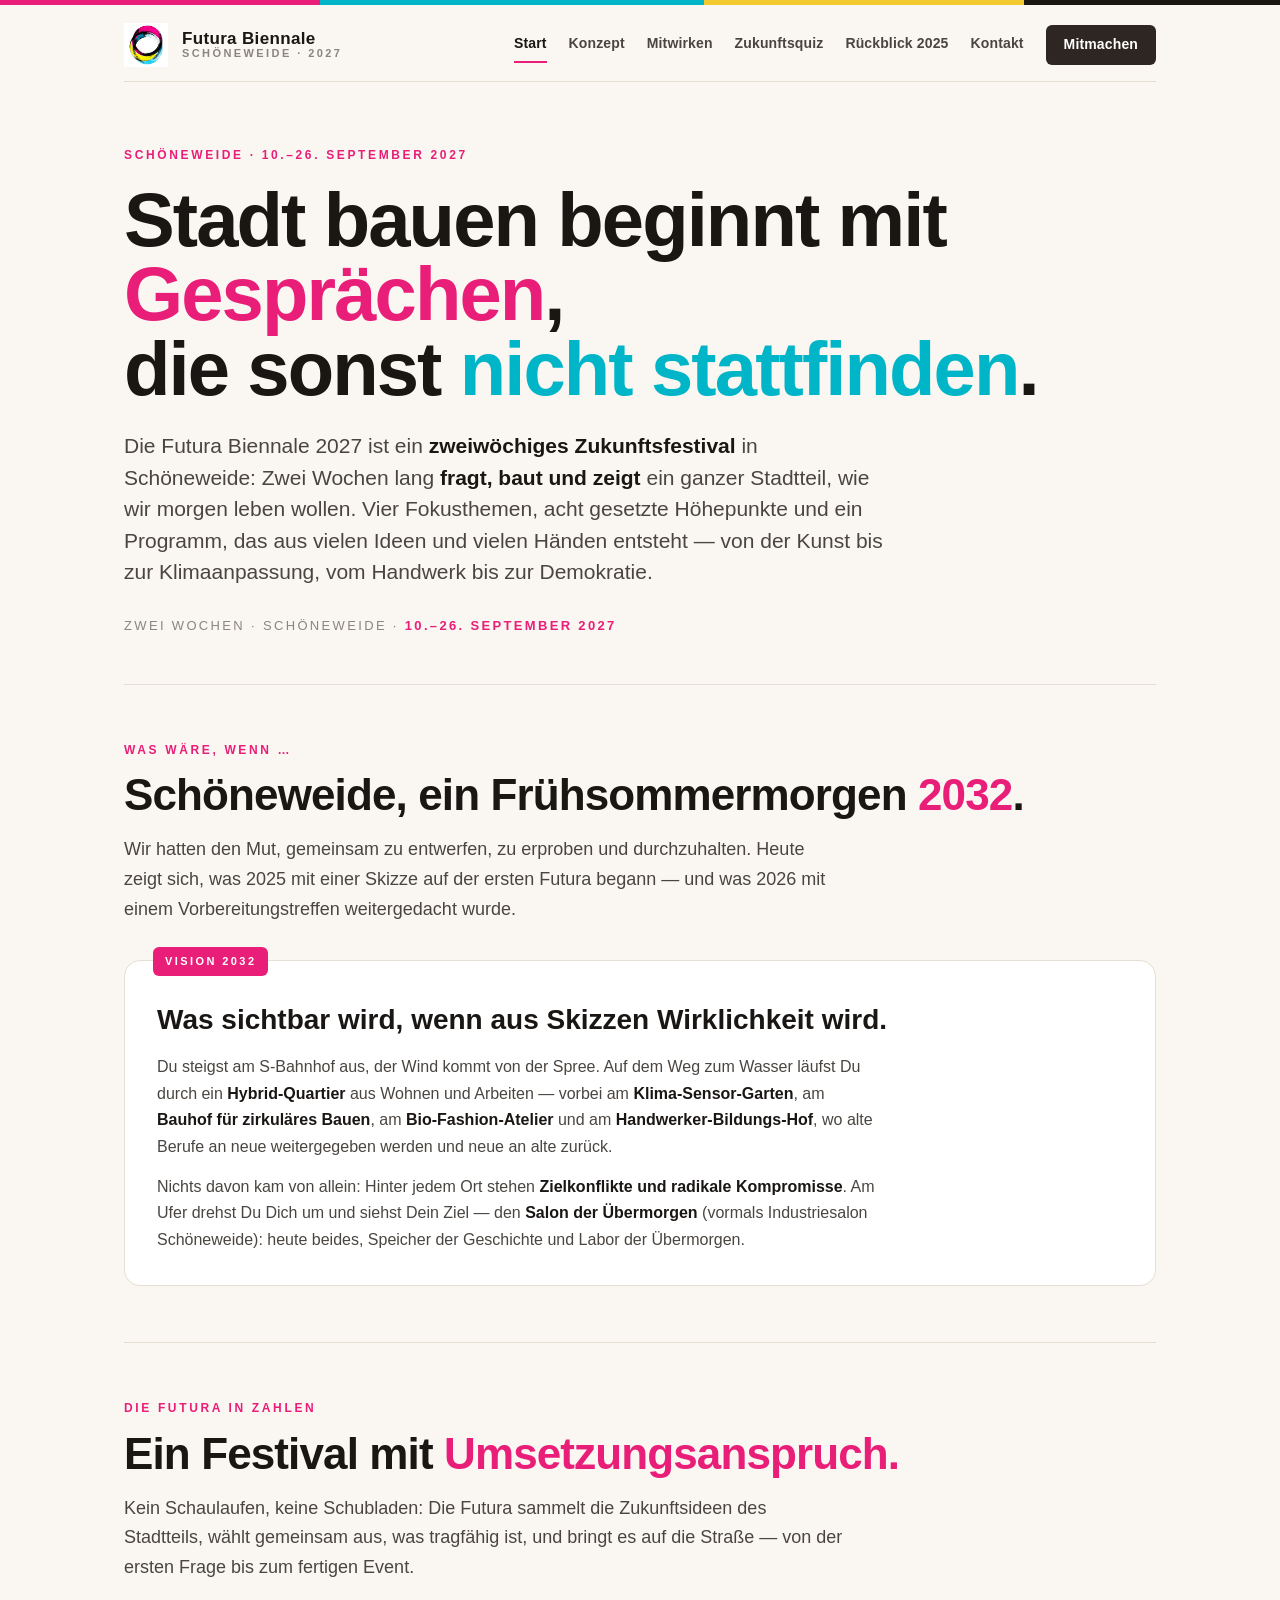
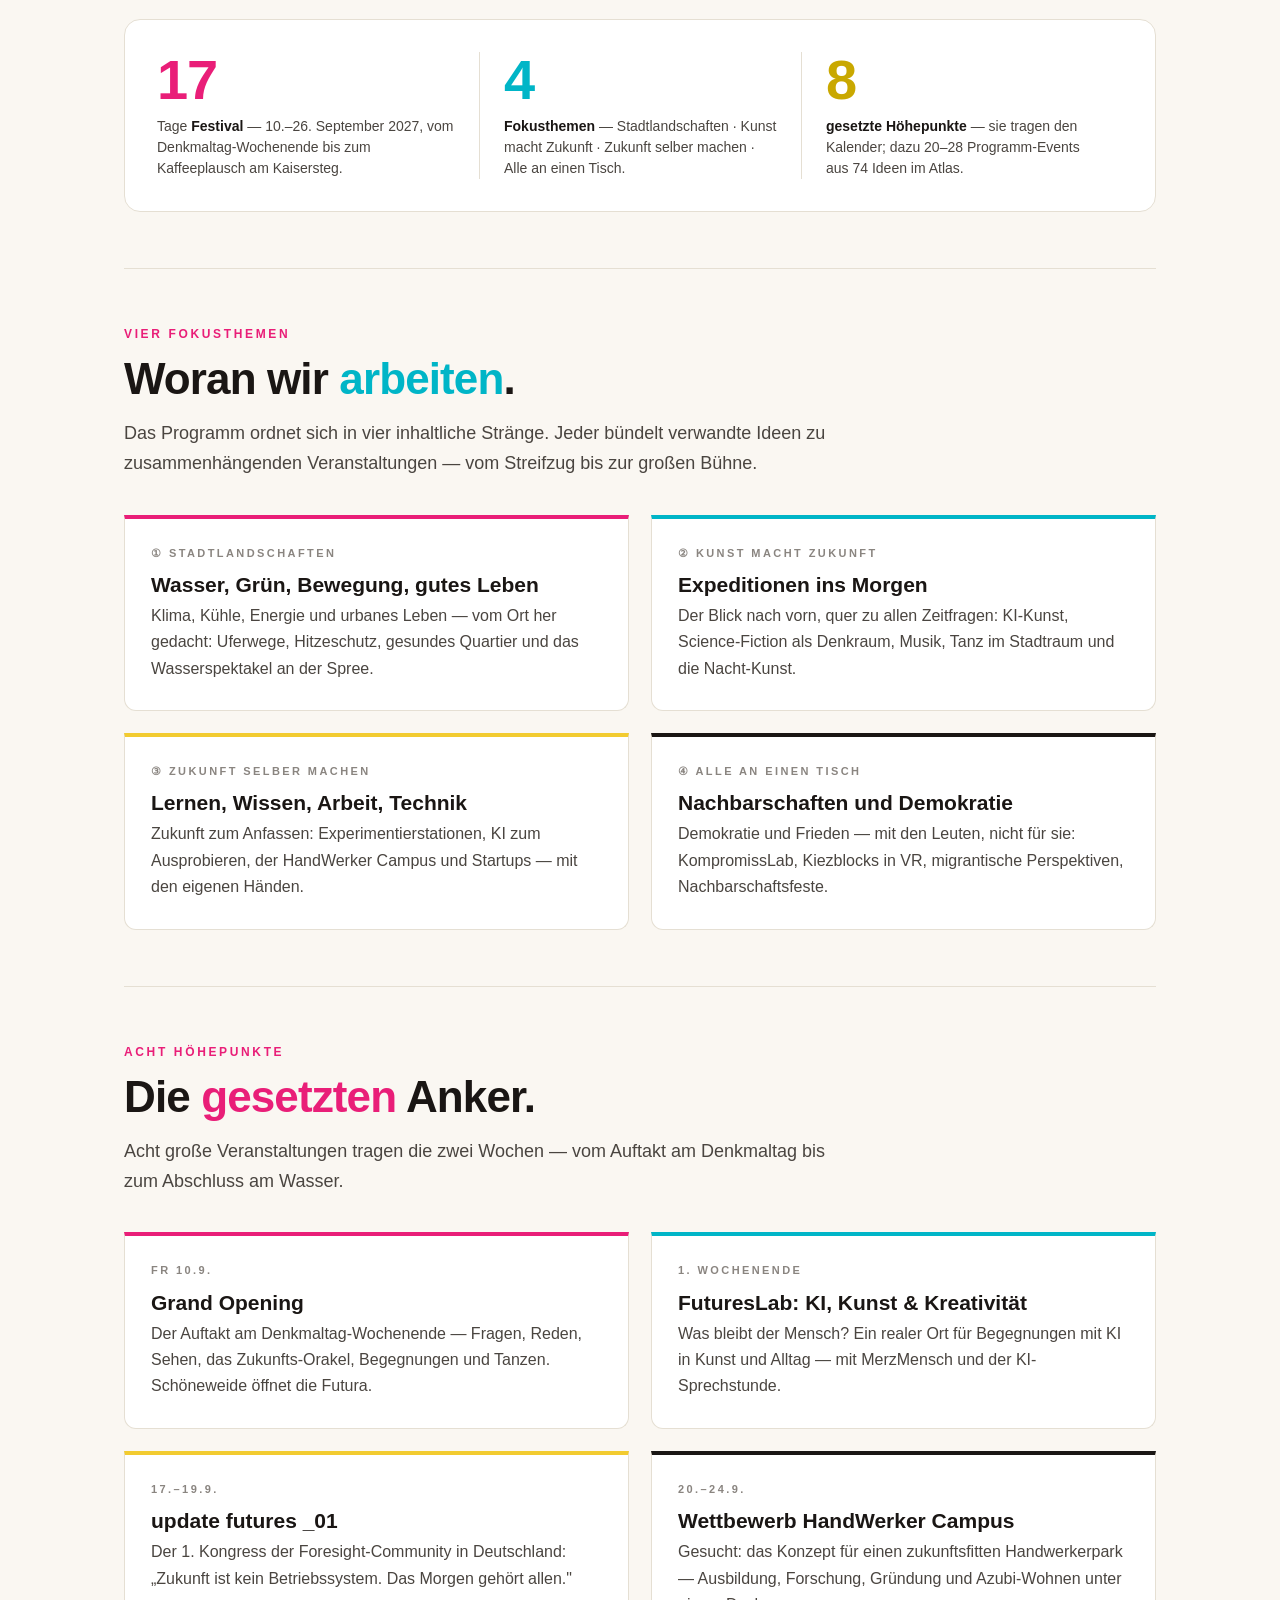
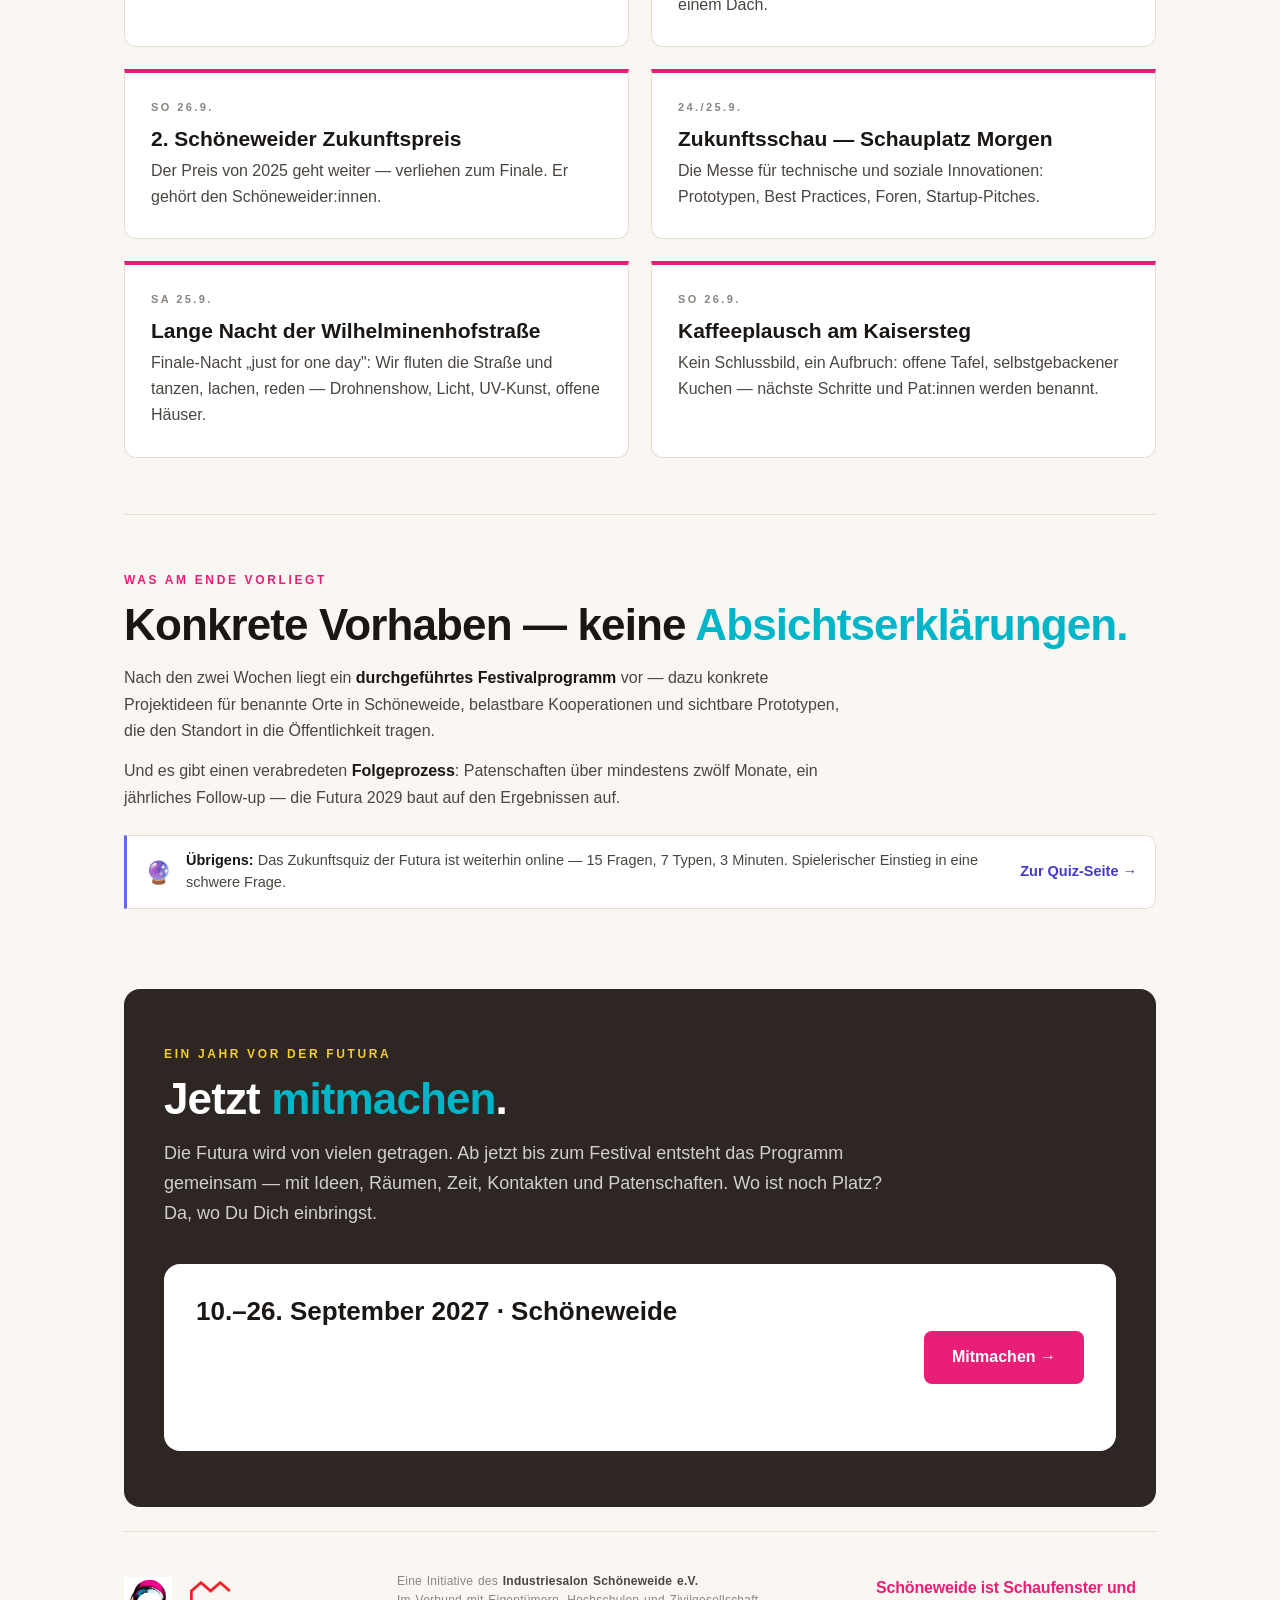
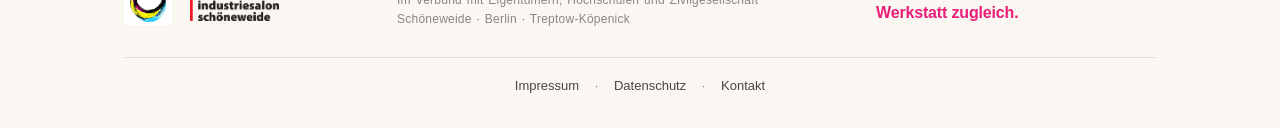
<file: index.html>
<!DOCTYPE html>
<html lang="de">
<head>
<meta charset="UTF-8">
<meta name="viewport" content="width=device-width, initial-scale=1.0">
<title>Futura Biennale 2027 — Stadt bauen beginnt mit Gesprächen, die sonst nicht stattfinden.</title>
<meta name="description" content="Die Futura Biennale 2027 — zweiwöchiges Zukunftsfestival in Schöneweide, 10.–26. September 2027. Stadtentwicklung und soziale Innovation mit Umsetzungsanspruch.">
<meta property="og:title" content="Futura Biennale 2027">
<meta property="og:description" content="Stadt bauen beginnt mit Gesprächen, die sonst nicht stattfinden. Schöneweide, 10.–26. September 2027.">
<meta property="og:type" content="website">
<link rel="stylesheet" href="styles.css">
</head>
<body>

<div class="holo"></div>

<div class="container">

  <!-- TOPBAR -->
  <header class="topbar">
    <a class="topbar-brand" href="index.html">
      <img class="logo-futura" src="futura_logo.png" alt="Futura Biennale Logo">
      <span class="wordmark">
        <span class="w1">Futura Biennale</span>
        <span class="w2">Schöneweide · 2027</span>
      </span>
    </a>
    <nav class="topnav">
      <a href="index.html" class="active">Start</a>
      <a href="konzept.html">Konzept</a>
      <a href="mitwirken.html">Mitwirken</a>
      <a href="zukunftsquiz.html">Zukunftsquiz</a>
      <a href="rueckblick.html">Rückblick 2025</a>
      <a href="kontakt.html">Kontakt</a>
      <a href="mitwirken.html" class="cta">Mitmachen</a>
    </nav>
  </header>

  <!-- HERO -->
  <section class="hero">
    <div class="eyebrow">Schöneweide · 10.–26. September 2027</div>
    <h1>Stadt bauen beginnt mit <span class="magenta">Gesprächen</span>,<br>die sonst <span class="cyan">nicht stattfinden</span>.</h1>
    <p class="sub">
      Die Futura Biennale 2027 ist ein <b>zweiwöchiges Zukunftsfestival</b> in Schöneweide:
      Zwei Wochen lang <b>fragt, baut und zeigt</b> ein ganzer Stadtteil, wie wir morgen leben
      wollen. Vier Fokusthemen, acht gesetzte Höhepunkte und ein Programm, das aus vielen Ideen
      und vielen Händen entsteht — von der Kunst bis zur Klimaanpassung, vom Handwerk bis zur
      Demokratie.
    </p>
    <div class="hero-meta">Zwei Wochen · Schöneweide · <b>10.–26. September 2027</b></div>
  </section>

  <!-- VISION -->
  <section class="section" id="vision">
    <div class="eyebrow">Was wäre, wenn …</div>
    <h2>Schöneweide, ein Frühsommermorgen <span class="magenta">2032</span>.</h2>
    <p class="lede">
      Wir hatten den Mut, gemeinsam zu entwerfen, zu erproben und durchzuhalten. Heute zeigt
      sich, was 2025 mit einer Skizze auf der ersten Futura begann — und was 2026 mit einem
      Vorbereitungstreffen weitergedacht wurde.
    </p>
    <div class="story">
      <div class="tag">VISION 2032</div>
      <h3>Was sichtbar wird, wenn aus Skizzen Wirklichkeit wird.</h3>
      <p>
        Du steigst am S-Bahnhof aus, der Wind kommt von der Spree. Auf dem Weg zum Wasser
        läufst Du durch ein <b>Hybrid-Quartier</b> aus Wohnen und Arbeiten — vorbei am
        <b>Klima-Sensor-Garten</b>, am <b>Bauhof für zirkuläres Bauen</b>, am
        <b>Bio-Fashion-Atelier</b> und am <b>Handwerker-Bildungs-Hof</b>, wo alte Berufe an
        neue weitergegeben werden und neue an alte zurück.
      </p>
      <p>
        Nichts davon kam von allein: Hinter jedem Ort stehen <b>Zielkonflikte und radikale
        Kompromisse</b>. Am Ufer drehst Du Dich um und siehst Dein Ziel — den <b>Salon der
        Übermorgen</b> (vormals Industriesalon Schöneweide): heute beides, Speicher der
        Geschichte und Labor der Übermorgen.
      </p>
    </div>
  </section>

  <!-- KERNZAHLEN -->
  <section class="section" id="kennzahlen">
    <div class="eyebrow">Die Futura in Zahlen</div>
    <h2>Ein Festival mit <span class="magenta">Umsetzungsanspruch.</span></h2>
    <p class="lede">
      Kein Schaulaufen, keine Schubladen: Die Futura sammelt die Zukunftsideen des Stadtteils,
      wählt gemeinsam aus, was tragfähig ist, und bringt es auf die Straße — von der ersten
      Frage bis zum fertigen Event.
    </p>
    <div class="stats">
      <div class="stat">
        <div class="num">17</div>
        <div class="cap">Tage <b>Festival</b> — 10.–26. September 2027, vom Denkmaltag-Wochenende bis zum Kaffeeplausch am Kaisersteg.</div>
      </div>
      <div class="stat">
        <div class="num cyan">4</div>
        <div class="cap"><b>Fokusthemen</b> — Stadtlandschaften · Kunst macht Zukunft · Zukunft selber machen · Alle an einen Tisch.</div>
      </div>
      <div class="stat">
        <div class="num yellow">8</div>
        <div class="cap"><b>gesetzte Höhepunkte</b> — sie tragen den Kalender; dazu 20–28 Programm-Events aus 74 Ideen im Atlas.</div>
      </div>
    </div>
  </section>

  <!-- FOKUSTHEMEN -->
  <section class="section" id="fokusthemen">
    <div class="eyebrow">Vier Fokusthemen</div>
    <h2>Woran wir <span class="cyan">arbeiten</span>.</h2>
    <p class="lede">
      Das Programm ordnet sich in vier inhaltliche Stränge. Jeder bündelt verwandte Ideen zu
      zusammenhängenden Veranstaltungen — vom Streifzug bis zur großen Bühne.
    </p>
    <div class="phases">
      <div class="phase"><div class="tag">① Stadtlandschaften</div><h4>Wasser, Grün, Bewegung, gutes Leben</h4><p>Klima, Kühle, Energie und urbanes Leben — vom Ort her gedacht: Uferwege, Hitzeschutz, gesundes Quartier und das Wasserspektakel an der Spree.</p></div>
      <div class="phase"><div class="tag">② Kunst macht Zukunft</div><h4>Expeditionen ins Morgen</h4><p>Der Blick nach vorn, quer zu allen Zeitfragen: KI-Kunst, Science-Fiction als Denkraum, Musik, Tanz im Stadtraum und die Nacht-Kunst.</p></div>
      <div class="phase"><div class="tag">③ Zukunft selber machen</div><h4>Lernen, Wissen, Arbeit, Technik</h4><p>Zukunft zum Anfassen: Experimentierstationen, KI zum Ausprobieren, der HandWerker Campus und Startups — mit den eigenen Händen.</p></div>
      <div class="phase"><div class="tag">④ Alle an einen Tisch</div><h4>Nachbarschaften und Demokratie</h4><p>Demokratie und Frieden — mit den Leuten, nicht für sie: KompromissLab, Kiezblocks in VR, migrantische Perspektiven, Nachbarschaftsfeste.</p></div>
    </div>
  </section>

  <!-- HÖHEPUNKTE -->
  <section class="section" id="hoehepunkte">
    <div class="eyebrow">Acht Höhepunkte</div>
    <h2>Die <span class="magenta">gesetzten</span> Anker.</h2>
    <p class="lede">
      Acht große Veranstaltungen tragen die zwei Wochen — vom Auftakt am Denkmaltag bis zum
      Abschluss am Wasser.
    </p>
    <div class="phases">
      <div class="phase"><div class="tag">Fr 10.9.</div><h4>Grand Opening</h4><p>Der Auftakt am Denkmaltag-Wochenende — Fragen, Reden, Sehen, das Zukunfts-Orakel, Begegnungen und Tanzen. Schöneweide öffnet die Futura.</p></div>
      <div class="phase"><div class="tag">1. Wochenende</div><h4>FuturesLab: KI, Kunst &amp; Kreativität</h4><p>Was bleibt der Mensch? Ein realer Ort für Begegnungen mit KI in Kunst und Alltag — mit MerzMensch und der KI-Sprechstunde.</p></div>
      <div class="phase"><div class="tag">17.–19.9.</div><h4>update futures _01</h4><p>Der 1. Kongress der Foresight-Community in Deutschland: „Zukunft ist kein Betriebssystem. Das Morgen gehört allen."</p></div>
      <div class="phase"><div class="tag">20.–24.9.</div><h4>Wettbewerb HandWerker Campus</h4><p>Gesucht: das Konzept für einen zukunftsfitten Handwerkerpark — Ausbildung, Forschung, Gründung und Azubi-Wohnen unter einem Dach.</p></div>
      <div class="phase"><div class="tag">So 26.9.</div><h4>2. Schöneweider Zukunftspreis</h4><p>Der Preis von 2025 geht weiter — verliehen zum Finale. Er gehört den Schöneweider:innen.</p></div>
      <div class="phase"><div class="tag">24./25.9.</div><h4>Zukunftsschau — Schauplatz Morgen</h4><p>Die Messe für technische und soziale Innovationen: Prototypen, Best Practices, Foren, Startup-Pitches.</p></div>
      <div class="phase"><div class="tag">Sa 25.9.</div><h4>Lange Nacht der Wilhelminenhofstraße</h4><p>Finale-Nacht „just for one day": Wir fluten die Straße und tanzen, lachen, reden — Drohnenshow, Licht, UV-Kunst, offene Häuser.</p></div>
      <div class="phase"><div class="tag">So 26.9.</div><h4>Kaffeeplausch am Kaisersteg</h4><p>Kein Schlussbild, ein Aufbruch: offene Tafel, selbstgebackener Kuchen — nächste Schritte und Pat:innen werden benannt.</p></div>
    </div>
  </section>

  <!-- WAS BLEIBT -->
  <section class="section" id="was-bleibt">
    <div class="eyebrow">Was am Ende vorliegt</div>
    <h2>Konkrete Vorhaben — keine <span class="cyan">Absichtserklärungen.</span></h2>
    <p>
      Nach den zwei Wochen liegt ein <b>durchgeführtes Festivalprogramm</b> vor — dazu
      konkrete Projektideen für benannte Orte in Schöneweide, belastbare Kooperationen und
      sichtbare Prototypen, die den Standort in die Öffentlichkeit tragen.
    </p>
    <p>
      Und es gibt einen verabredeten <b>Folgeprozess</b>: Patenschaften über mindestens zwölf
      Monate, ein jährliches Follow-up — die Futura 2029 baut auf den Ergebnissen auf.
    </p>
    <div class="quiz-hint">
      <div class="qh-emoji">🔮</div>
      <div class="qh-text">
        <b>Übrigens:</b> Das Zukunftsquiz der Futura ist weiterhin online — 15 Fragen, 7 Typen, 3 Minuten. Spielerischer Einstieg in eine schwere Frage.
      </div>
      <a href="zukunftsquiz.html">Zur Quiz-Seite →</a>
    </div>
  </section>

  <!-- CTA -->
  <section class="section cta-section" id="cta">
    <div class="eyebrow">Ein Jahr vor der Futura</div>
    <h2>Jetzt <span style="color: var(--cyan);">mitmachen</span>.</h2>
    <p class="lede">
      Die Futura wird von vielen getragen. Ab jetzt bis zum Festival entsteht das Programm
      gemeinsam — mit Ideen, Räumen, Zeit, Kontakten und Patenschaften. Wo ist noch Platz?
      Da, wo Du Dich einbringst.
    </p>
    <div class="cta-box">
      <div class="cta-box-text">
        <h3>10.–26. September 2027 · Schöneweide</h3>
        <p>
          Auftakt am Denkmaltag-Wochenende, Finale „Schauplatz Morgen" mit Preisverleihung
          und Kaffeeplausch am Kaisersteg. Trag Dich ein oder schreib uns — jede Idee braucht
          Menschen, die sie tragen.
        </p>
      </div>
      <a class="cta-btn" href="mitwirken.html">Mitmachen →</a>
    </div>
  </section>

  <!-- FOOTER -->
  <footer>
    <div class="footer-row">
      <div class="footer-logos">
        <img class="logo-futura" src="futura_logo.png" alt="Futura Biennale">
        <img class="logo-is" src="industriesalon_logo.png" alt="Industriesalon Schöneweide">
      </div>
      <div class="footer-info">
        Eine Initiative des <b>Industriesalon Schöneweide e.V.</b><br>
        Im Verbund mit Eigentümern, Hochschulen und Zivilgesellschaft<br>
        Schöneweide · Berlin · Treptow-Köpenick
      </div>
      <div class="footer-slogan">Schöneweide ist Schaufenster und Werkstatt zugleich.</div>
    </div>
    <div class="footer-legal">
      <a href="impressum.html">Impressum</a> ·
      <a href="datenschutz.html">Datenschutz</a> ·
      <a href="kontakt.html">Kontakt</a>
    </div>
  </footer>

</div>

</body>
</html>
</file>
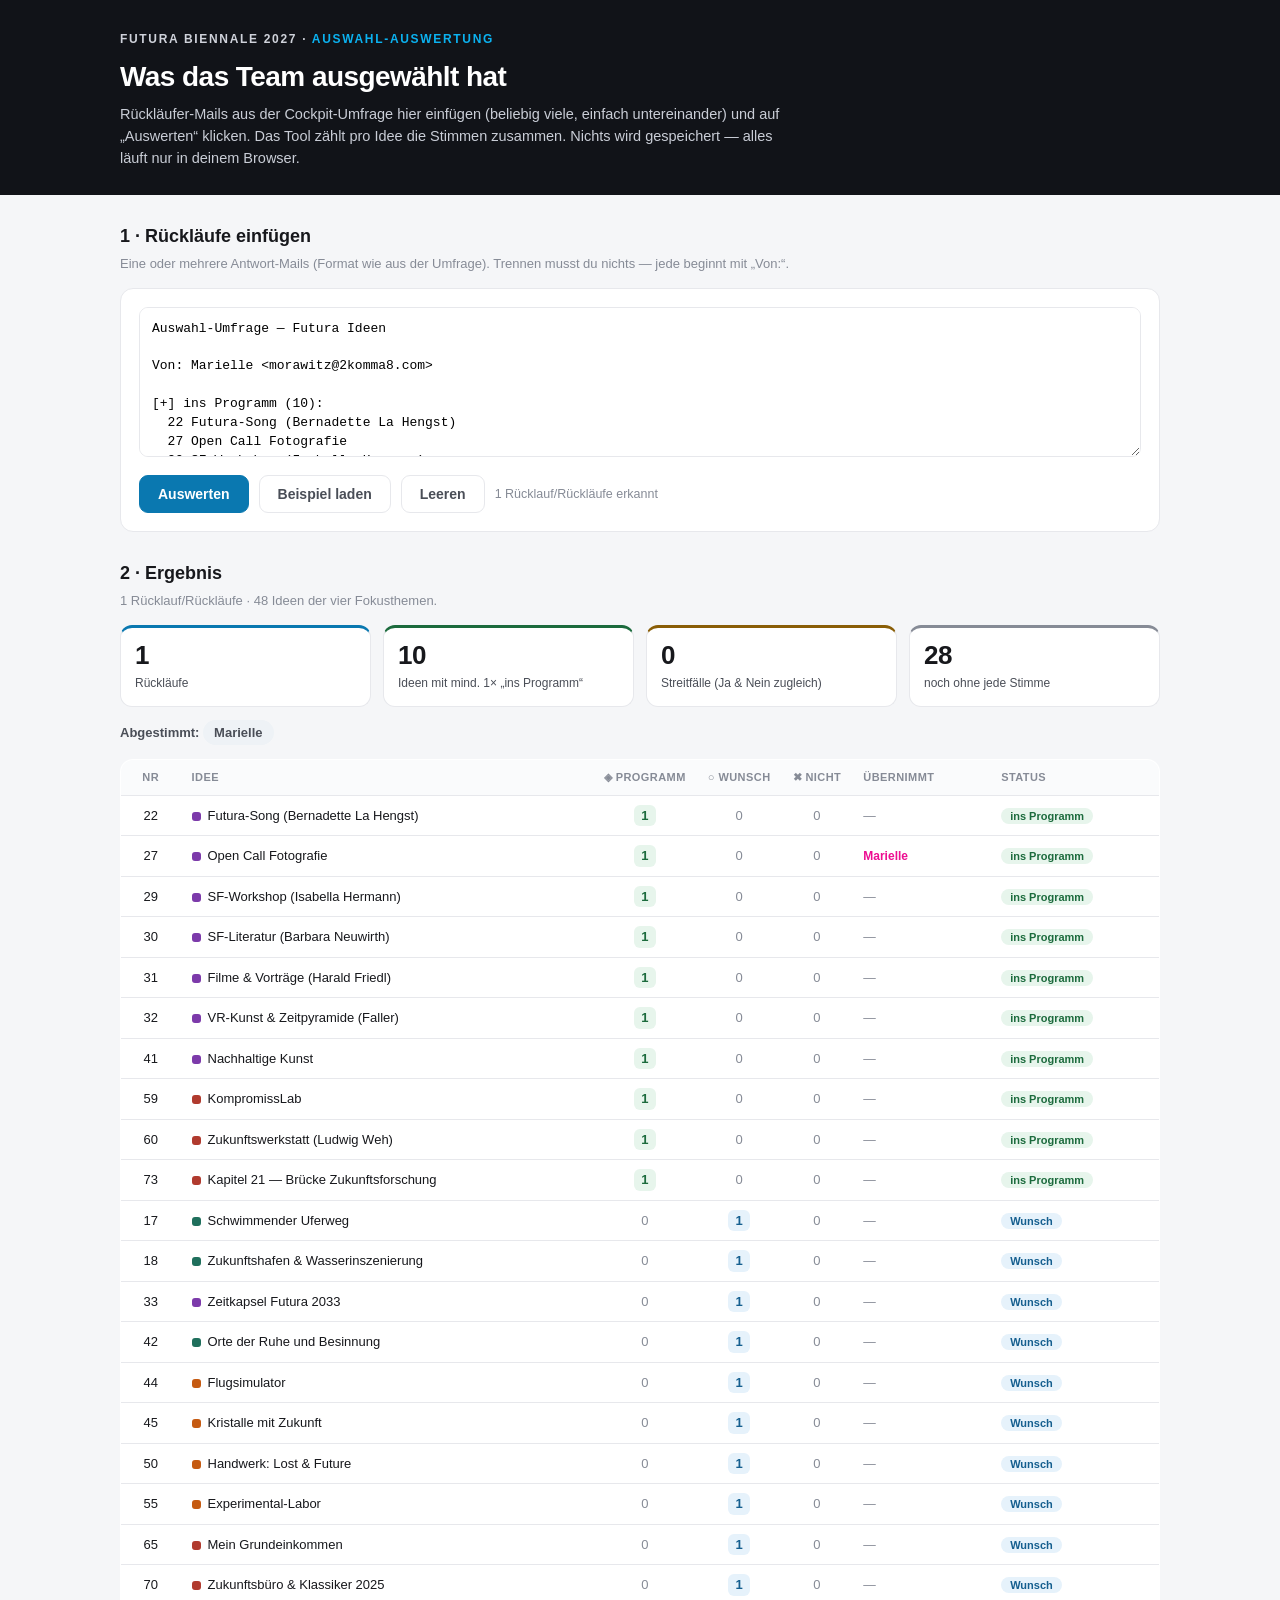
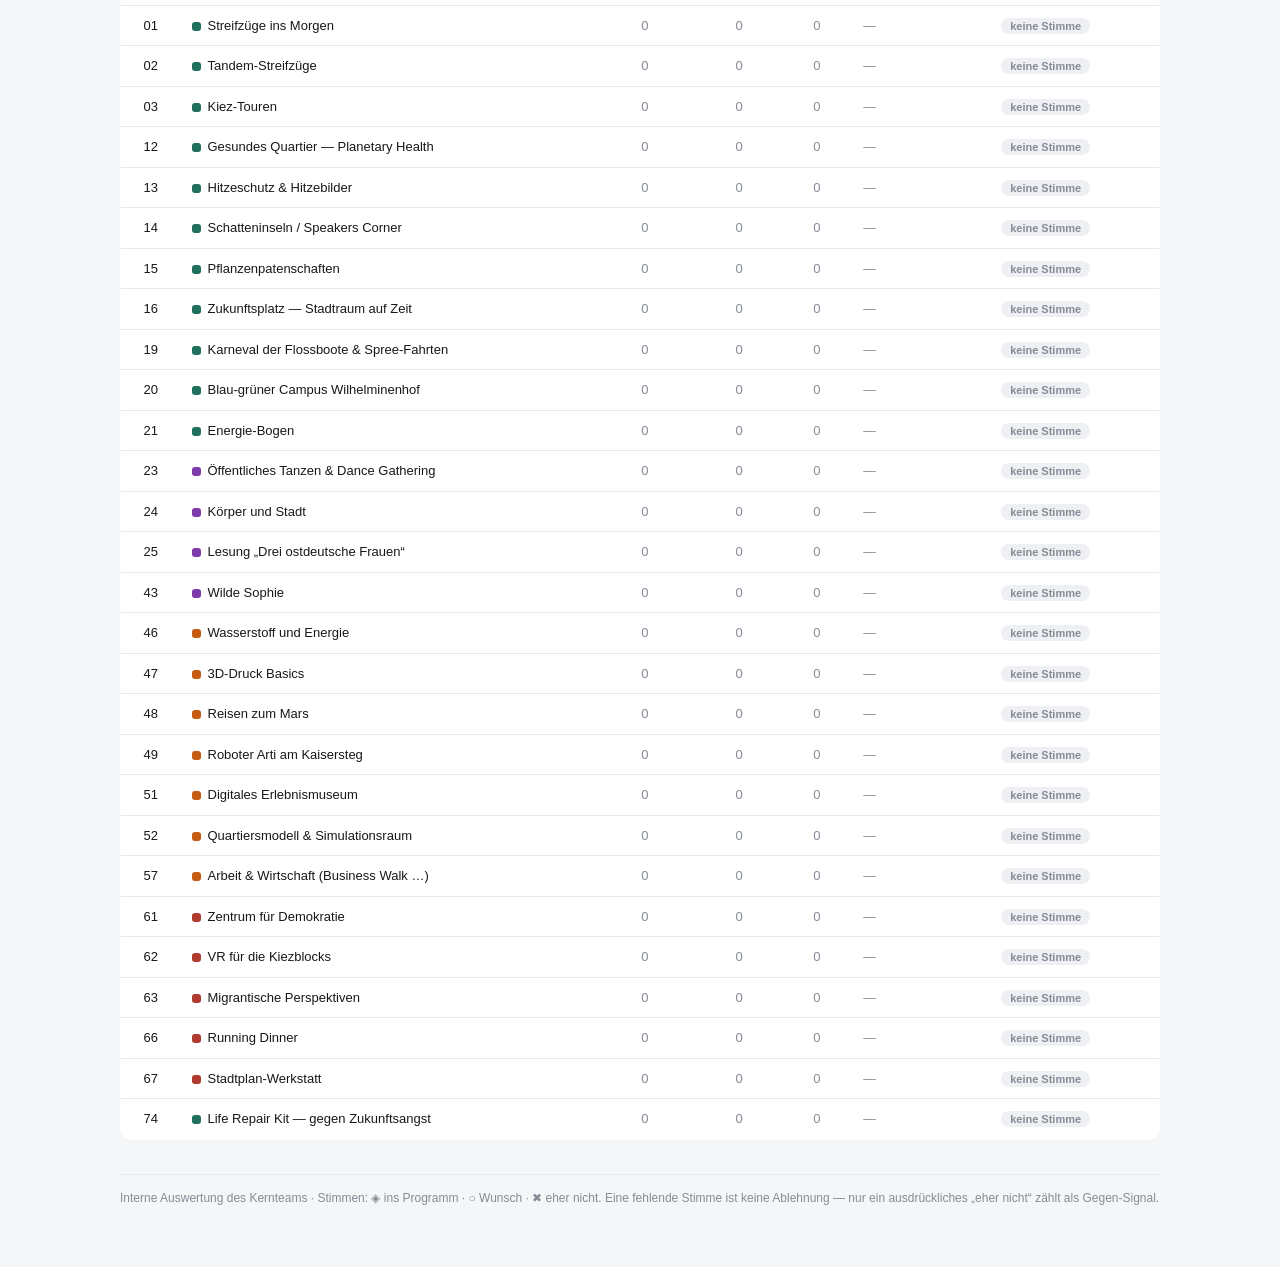
<file: auswertung.html>
<!DOCTYPE html>
<html lang="de">
<head>
<meta charset="UTF-8">
<meta name="viewport" content="width=device-width, initial-scale=1.0">
<title>Futura — Auswahl-Auswertung</title>
<style>
  :root{--mag:#ED0D92;--lead:#0A78B0;--blau:#0BB2F0;--ink:#17181c;--ink2:#4a4e57;--mut:#868b96;--line:#e7e8ec;--bg:#f5f6f8;
    --ok:#1c6b3d;--ok-bg:#e7f5ec;--wu:#155f8f;--wu-bg:#e6f2fb;--st:#8a5e07;--st-bg:#fbf1dd;--no:#9e2c25;--no-bg:#fbe8e6;}
  *{box-sizing:border-box}
  body{margin:0;background:var(--bg);color:var(--ink);font-family:-apple-system,BlinkMacSystemFont,"Segoe UI",Roboto,Helvetica,Arial,sans-serif;line-height:1.5;font-size:15px}
  .wrap{max-width:1080px;margin:0 auto;padding:0 20px 60px}
  .hero{background:#111318;color:#fff;padding:30px 0 26px}
  .hero .wrap{padding-bottom:0}
  .kick{font-size:12px;font-weight:700;letter-spacing:.14em;text-transform:uppercase;color:#cfd2da}
  .kick b{color:var(--blau)}
  h1{font-size:28px;margin:8px 0 6px;font-weight:800;letter-spacing:-.02em}
  .hero p{color:#c9cdd6;font-size:14.5px;max-width:680px;margin:0}
  .card{background:#fff;border:1px solid var(--line);border-radius:13px;padding:18px}
  textarea{width:100%;min-height:150px;border:1px solid var(--line);border-radius:9px;padding:12px;font-size:13px;font-family:ui-monospace,Menlo,Consolas,monospace;line-height:1.45}
  .row{display:flex;gap:10px;flex-wrap:wrap;align-items:center;margin-top:12px}
  button{border:1px solid var(--line);background:#fff;border-radius:9px;padding:10px 18px;font-size:14px;font-weight:700;cursor:pointer;color:var(--ink)}
  button.primary{background:var(--lead);color:#fff;border-color:var(--lead)}
  button.ghost{font-weight:600;color:var(--ink2)}
  .hint{color:var(--mut);font-size:12.5px}
  h2{font-size:18px;font-weight:800;margin:28px 0 4px}
  .sub{color:var(--mut);font-size:13px;margin:0 0 14px}
  .tiles{display:grid;grid-template-columns:repeat(4,1fr);gap:12px}
  @media(max-width:720px){.tiles{grid-template-columns:1fr 1fr}}
  .tile{background:#fff;border:1px solid var(--line);border-radius:12px;padding:14px}
  .tile .n{font-size:26px;font-weight:850;letter-spacing:-.02em;line-height:1}
  .tile .l{font-size:12px;color:var(--ink2);margin-top:6px}
  .tile.a{border-top:3px solid var(--lead)} .tile.b{border-top:3px solid var(--ok)}
  .tile.c{border-top:3px solid var(--st)} .tile.d{border-top:3px solid var(--mut)}
  .voters{margin:10px 0 0;font-size:13px;color:var(--ink2)}
  .voters .v{display:inline-block;background:#eef2f6;border-radius:20px;padding:3px 11px;margin:3px 5px 0 0;font-weight:600}
  table{width:100%;border-collapse:collapse;background:#fff;border:1px solid var(--line);border-radius:13px;overflow:hidden;margin-top:14px}
  th,td{text-align:left;padding:9px 11px;font-size:13px;border-bottom:1px solid var(--line);vertical-align:middle}
  th{background:#fafbfc;font-size:11px;text-transform:uppercase;letter-spacing:.04em;color:var(--mut);font-weight:700;cursor:pointer;white-space:nowrap}
  th.num,td.num{text-align:center;width:60px}
  tr:last-child td{border-bottom:none}
  .dot{display:inline-block;width:9px;height:9px;border-radius:3px;margin-right:7px;vertical-align:middle}
  .cnt{display:inline-block;min-width:22px;text-align:center;font-weight:800;border-radius:6px;padding:1px 6px}
  .cnt.p{background:var(--ok-bg);color:var(--ok)} .cnt.w{background:var(--wu-bg);color:var(--wu)} .cnt.n{background:var(--no-bg);color:var(--no)} .cnt.z{color:var(--mut);font-weight:400;background:none}
  .chip{font-size:11px;font-weight:800;padding:2px 9px;border-radius:20px;white-space:nowrap}
  .chip.fav{background:var(--ok-bg);color:var(--ok)} .chip.prog{background:var(--ok-bg);color:var(--ok)}
  .chip.wu{background:var(--wu-bg);color:var(--wu)} .chip.st{background:var(--st-bg);color:var(--st)}
  .chip.no{background:var(--no-bg);color:var(--no)} .chip.ns{background:#eef0f3;color:var(--mut)}
  .take{color:var(--mag);font-weight:700;font-size:12px}
  footer{margin-top:34px;color:var(--mut);font-size:12px;border-top:1px solid var(--line);padding-top:14px}
</style>
</head>
<body>
<div class="hero"><div class="wrap">
  <div class="kick">Futura Biennale 2027 · <b>Auswahl-Auswertung</b></div>
  <h1>Was das Team ausgewählt hat</h1>
  <p>Rückläufer-Mails aus der Cockpit-Umfrage hier einfügen (beliebig viele, einfach untereinander) und auf „Auswerten“ klicken. Das Tool zählt pro Idee die Stimmen zusammen. Nichts wird gespeichert — alles läuft nur in deinem Browser.</p>
</div></div>

<div class="wrap">
  <h2>1 · Rückläufe einfügen</h2>
  <p class="sub">Eine oder mehrere Antwort-Mails (Format wie aus der Umfrage). Trennen musst du nichts — jede beginnt mit „Von:“.</p>
  <div class="card">
    <textarea id="inp" spellcheck="false"></textarea>
    <div class="row">
      <button class="primary" onclick="run()">Auswerten</button>
      <button class="ghost" onclick="loadSample()">Beispiel laden</button>
      <button class="ghost" onclick="document.getElementById('inp').value='';run()">Leeren</button>
      <span class="hint" id="parsehint"></span>
    </div>
  </div>

  <div id="out"></div>

  <footer>Interne Auswertung des Kernteams · Stimmen: ◈ ins Programm · ○ Wunsch · ✖ eher nicht. Eine fehlende Stimme ist keine Ablehnung — nur ein ausdrückliches „eher nicht“ zählt als Gegen-Signal.</footer>
</div>

<script>
const DATA = {"ideas": [{"nr": "01", "title": "Streifzüge ins Morgen", "t": "①"}, {"nr": "02", "title": "Tandem-Streifzüge", "t": "①"}, {"nr": "03", "title": "Kiez-Touren", "t": "①"}, {"nr": "12", "title": "Gesundes Quartier — Planetary Health", "t": "①"}, {"nr": "13", "title": "Hitzeschutz & Hitzebilder", "t": "①"}, {"nr": "14", "title": "Schatteninseln / Speakers Corner", "t": "①"}, {"nr": "15", "title": "Pflanzenpatenschaften", "t": "①"}, {"nr": "16", "title": "Zukunftsplatz — Stadtraum auf Zeit", "t": "①"}, {"nr": "17", "title": "Schwimmender Uferweg", "t": "①"}, {"nr": "18", "title": "Zukunftshafen & Wasserinszenierung", "t": "①"}, {"nr": "19", "title": "Karneval der Flossboote & Spree-Fahrten", "t": "①"}, {"nr": "20", "title": "Blau-grüner Campus Wilhelminenhof", "t": "①"}, {"nr": "21", "title": "Energie-Bogen", "t": "①"}, {"nr": "22", "title": "Futura-Song (Bernadette La Hengst)", "t": "②"}, {"nr": "23", "title": "Öffentliches Tanzen & Dance Gathering", "t": "②"}, {"nr": "24", "title": "Körper und Stadt", "t": "②"}, {"nr": "25", "title": "Lesung „Drei ostdeutsche Frauen“", "t": "②"}, {"nr": "27", "title": "Open Call Fotografie", "t": "②"}, {"nr": "29", "title": "SF-Workshop (Isabella Hermann)", "t": "②"}, {"nr": "30", "title": "SF-Literatur (Barbara Neuwirth)", "t": "②"}, {"nr": "31", "title": "Filme & Vorträge (Harald Friedl)", "t": "②"}, {"nr": "32", "title": "VR-Kunst & Zeitpyramide (Faller)", "t": "②"}, {"nr": "33", "title": "Zeitkapsel Futura 2033", "t": "②"}, {"nr": "41", "title": "Nachhaltige Kunst", "t": "②"}, {"nr": "42", "title": "Orte der Ruhe und Besinnung", "t": "①"}, {"nr": "43", "title": "Wilde Sophie", "t": "②"}, {"nr": "44", "title": "Flugsimulator", "t": "③"}, {"nr": "45", "title": "Kristalle mit Zukunft", "t": "③"}, {"nr": "46", "title": "Wasserstoff und Energie", "t": "③"}, {"nr": "47", "title": "3D-Druck Basics", "t": "③"}, {"nr": "48", "title": "Reisen zum Mars", "t": "③"}, {"nr": "49", "title": "Roboter Arti am Kaisersteg", "t": "③"}, {"nr": "50", "title": "Handwerk: Lost & Future", "t": "③"}, {"nr": "51", "title": "Digitales Erlebnismuseum", "t": "③"}, {"nr": "52", "title": "Quartiersmodell & Simulationsraum", "t": "③"}, {"nr": "55", "title": "Experimental-Labor", "t": "③"}, {"nr": "57", "title": "Arbeit & Wirtschaft (Business Walk …)", "t": "③"}, {"nr": "59", "title": "KompromissLab", "t": "④"}, {"nr": "60", "title": "Zukunftswerkstatt (Ludwig Weh)", "t": "④"}, {"nr": "61", "title": "Zentrum für Demokratie", "t": "④"}, {"nr": "62", "title": "VR für die Kiezblocks", "t": "④"}, {"nr": "63", "title": "Migrantische Perspektiven", "t": "④"}, {"nr": "65", "title": "Mein Grundeinkommen", "t": "④"}, {"nr": "66", "title": "Running Dinner", "t": "④"}, {"nr": "67", "title": "Stadtplan-Werkstatt", "t": "④"}, {"nr": "70", "title": "Zukunftsbüro & Klassiker 2025", "t": "④"}, {"nr": "73", "title": "Kapitel 21 — Brücke Zukunftsforschung", "t": "④"}, {"nr": "74", "title": "Life Repair Kit — gegen Zukunftsangst", "t": "①"}], "themes": {"①": "Stadtlandschaften", "②": "Kunst macht Zukunft", "③": "Zukunft selber machen", "④": "Alle an einen Tisch"}, "tc": {"①": "#1F6F5C", "②": "#7C3AAA", "③": "#C55A11", "④": "#B03A2E"}};
const SAMPLE = "Auswahl-Umfrage — Futura Ideen\n\nVon: Marielle <morawitz@2komma8.com>\n\n[+] ins Programm (10):\n  22 Futura-Song (Bernadette La Hengst)\n  27 Open Call Fotografie\n  29 SF-Workshop (Isabella Hermann)\n  30 SF-Literatur (Barbara Neuwirth)\n  31 Filme & Vorträge (Harald Friedl)\n  32 VR-Kunst & Zeitpyramide (Faller)\n  41 Nachhaltige Kunst\n  59 KompromissLab\n  60 Zukunftswerkstatt (Ludwig Weh)\n  73 Kapitel 21 — Brücke Zukunftsforschung\n\n[o] Wunsch (10):\n  17 Schwimmender Uferweg\n  18 Zukunftshafen & Wasserinszenierung\n  42 Orte der Ruhe und Besinnung\n  33 Zeitkapsel Futura 2033\n  44 Flugsimulator\n  45 Kristalle mit Zukunft\n  50 Handwerk: Lost & Future\n  55 Experimental-Labor\n  65 Mein Grundeinkommen\n  70 Zukunftsbüro & Klassiker 2025\n\n[-] eher nicht (0):\n  —\n\nIch übernehme (1):\n  27 Open Call Fotografie\n\nKommentar: —";
const IDEAS = DATA.ideas;              // [{nr,title,t}]
const IDX = {}; IDEAS.forEach(i=>IDX[i.nr]=i);
let SORT = {key:'prog', dir:-1};

function loadSample(){ document.getElementById('inp').value = SAMPLE; run(); }

function parse(text){
  const blocks = text.split(/(?=^\s*Von:)/m).filter(b=>/Von:/.test(b));
  const res=[];
  for(const b of blocks){
    const nm=(b.match(/Von:\s*(.+)/)||[])[1]||'Unbekannt';
    const name=nm.replace(/<[^>]*>/,'').trim()||'Unbekannt';
    const sec={prog:[],wunsch:[],nicht:[],take:[]};
    let cur=null;
    for(const line of b.split(/\r?\n/)){
      if(/\[\+\]|ins Programm/i.test(line) && !/^\s*\d/.test(line)){cur='prog';continue;}
      if(/\[o\]|Wunsch/i.test(line) && !/^\s*\d/.test(line)){cur='wunsch';continue;}
      if(/\[-\]|eher nicht/i.test(line) && !/^\s*\d/.test(line)){cur='nicht';continue;}
      if(/Ich übernehme/i.test(line)){cur='take';continue;}
      if(/^\s*Kommentar:/i.test(line)){cur=null;continue;}
      const m=line.match(/^\s+(\d{1,2})\b/);
      if(cur && m){ sec[cur].push(String(m[1]).padStart(2,'0')); }
    }
    res.push(Object.assign({name},sec));
  }
  return res;
}

function status(p,w,n){
  if(p>0&&n>0) return ['st','Streitfall'];
  if(p>=2&&n===0) return ['fav','Favorit'];
  if(p>0&&n===0) return ['prog','ins Programm'];
  if(p===0&&w>0&&n===0) return ['wu','Wunsch'];
  if(n>0&&p===0) return ['no','zurückstellen'];
  return ['ns','keine Stimme'];
}

function run(){
  const responses = parse(document.getElementById('inp').value);
  document.getElementById('parsehint').textContent = responses.length? (responses.length+' Rücklauf/Rückläufe erkannt') : 'kein Rücklauf erkannt';
  // aggregate
  const agg={}; IDEAS.forEach(i=>agg[i.nr]={prog:0,wunsch:0,nicht:0,take:[]});
  responses.forEach(r=>{
    ['prog','wunsch','nicht'].forEach(k=>r[k].forEach(nr=>{ if(agg[nr]) agg[nr][k]++; }));
    r.take.forEach(nr=>{ if(agg[nr]) agg[nr].take.push(r.name); });
  });
  const rows = IDEAS.map(i=>{
    const a=agg[i.nr]; const score=a.prog*2+a.wunsch-a.nicht*2;
    return {nr:i.nr,title:i.title,t:i.t, prog:a.prog,wunsch:a.wunsch,nicht:a.nicht,take:a.take,score};
  });
  // summary
  const nResp=responses.length;
  const withProg=rows.filter(r=>r.prog>0).length;
  const streit=rows.filter(r=>r.prog>0&&r.nicht>0).length;
  const noVote=rows.filter(r=>r.prog===0&&r.wunsch===0&&r.nicht===0).length;
  let html='';
  html+='<h2>2 · Ergebnis</h2><p class="sub">'+nResp+' Rücklauf/Rückläufe · '+IDEAS.length+' Ideen der vier Fokusthemen.</p>';
  html+='<div class="tiles">'
    +'<div class="tile a"><div class="n">'+nResp+'</div><div class="l">Rückläufe</div></div>'
    +'<div class="tile b"><div class="n">'+withProg+'</div><div class="l">Ideen mit mind. 1× „ins Programm“</div></div>'
    +'<div class="tile c"><div class="n">'+streit+'</div><div class="l">Streitfälle (Ja &amp; Nein zugleich)</div></div>'
    +'<div class="tile d"><div class="n">'+noVote+'</div><div class="l">noch ohne jede Stimme</div></div>'
    +'</div>';
  if(nResp){
    html+='<div class="voters"><b>Abgestimmt:</b> '+responses.map(r=>'<span class="v">'+esc(r.name)+'</span>').join('')+'</div>';
  }
  // sort
  rows.sort((x,y)=>{
    let v;
    if(SORT.key==='nr') v = x.nr.localeCompare(y.nr);
    else if(SORT.key==='thema') v = x.t.localeCompare(y.t) || y.score-x.score;
    else if(SORT.key==='prog') v = (x.prog-y.prog)|| (x.score-y.score);
    else if(SORT.key==='wunsch') v = x.wunsch-y.wunsch;
    else if(SORT.key==='nicht') v = x.nicht-y.nicht;
    else v = x.score-y.score;
    return SORT.dir*v;
  });
  html+='<table><thead><tr>'
    +'<th class="num" onclick="setSort(\'nr\')">Nr</th>'
    +'<th onclick="setSort(\'thema\')">Idee</th>'
    +'<th class="num" onclick="setSort(\'prog\')">◈ Programm</th>'
    +'<th class="num" onclick="setSort(\'wunsch\')">○ Wunsch</th>'
    +'<th class="num" onclick="setSort(\'nicht\')">✖ nicht</th>'
    +'<th>übernimmt</th><th>Status</th></tr></thead><tbody>';
  rows.forEach(r=>{
    const [cls,lab]=status(r.prog,r.wunsch,r.nicht);
    html+='<tr>'
      +'<td class="num">'+r.nr+'</td>'
      +'<td><span class="dot" style="background:'+DATA.tc[r.t]+'"></span>'+esc(r.title)+'</td>'
      +'<td class="num"><span class="cnt '+(r.prog?'p':'z')+'">'+r.prog+'</span></td>'
      +'<td class="num"><span class="cnt '+(r.wunsch?'w':'z')+'">'+r.wunsch+'</span></td>'
      +'<td class="num"><span class="cnt '+(r.nicht?'n':'z')+'">'+r.nicht+'</span></td>'
      +'<td>'+(r.take.length?'<span class="take">'+r.take.map(esc).join(', ')+'</span>':'<span class="hint">—</span>')+'</td>'
      +'<td><span class="chip '+cls+'">'+lab+'</span></td>'
      +'</tr>';
  });
  html+='</tbody></table>';
  document.getElementById('out').innerHTML=html;
}
function setSort(k){ if(SORT.key===k) SORT.dir*=-1; else {SORT.key=k; SORT.dir = (k==='nr'||k==='thema')?1:-1;} run(); }
function esc(s){return (s||'').replace(/[&<>"]/g,c=>({'&':'&amp;','<':'&lt;','>':'&gt;','"':'&quot;'}[c]));}
loadSample();
</script>
</body>
</html>
</file>
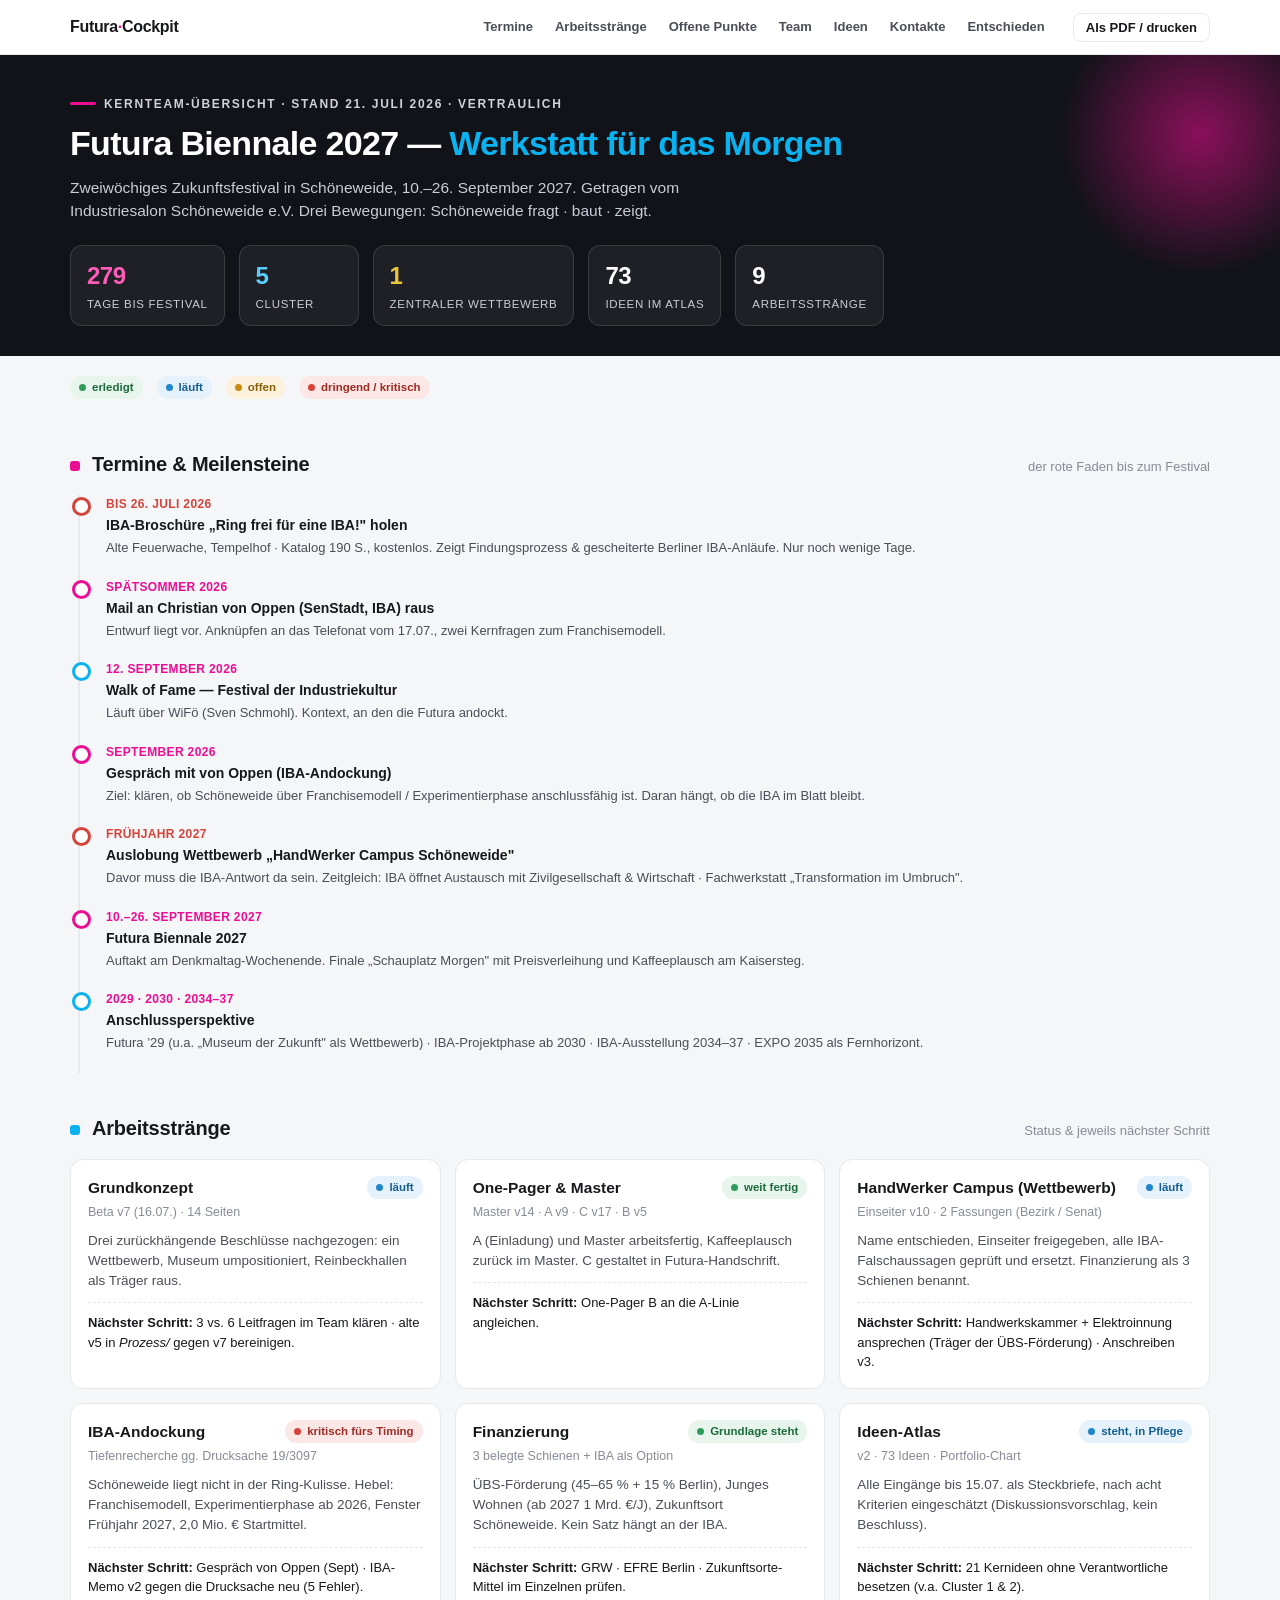
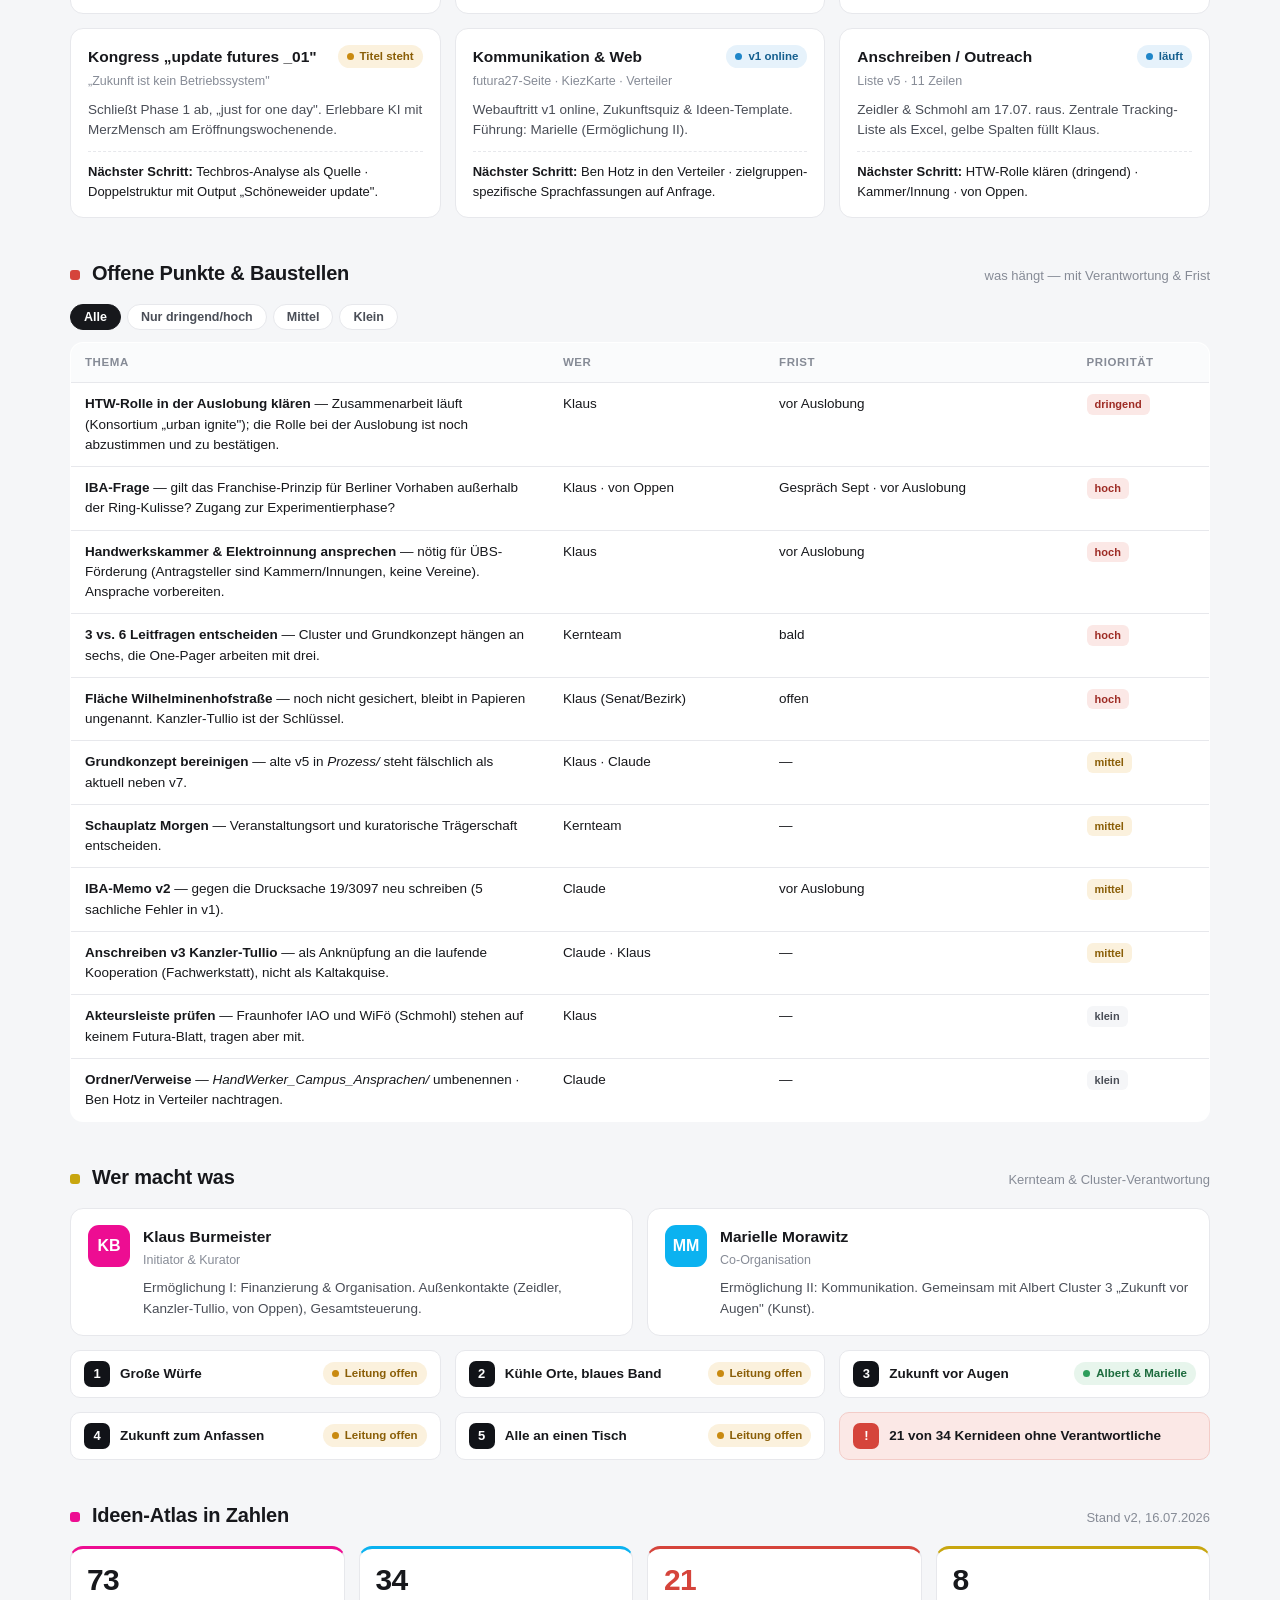
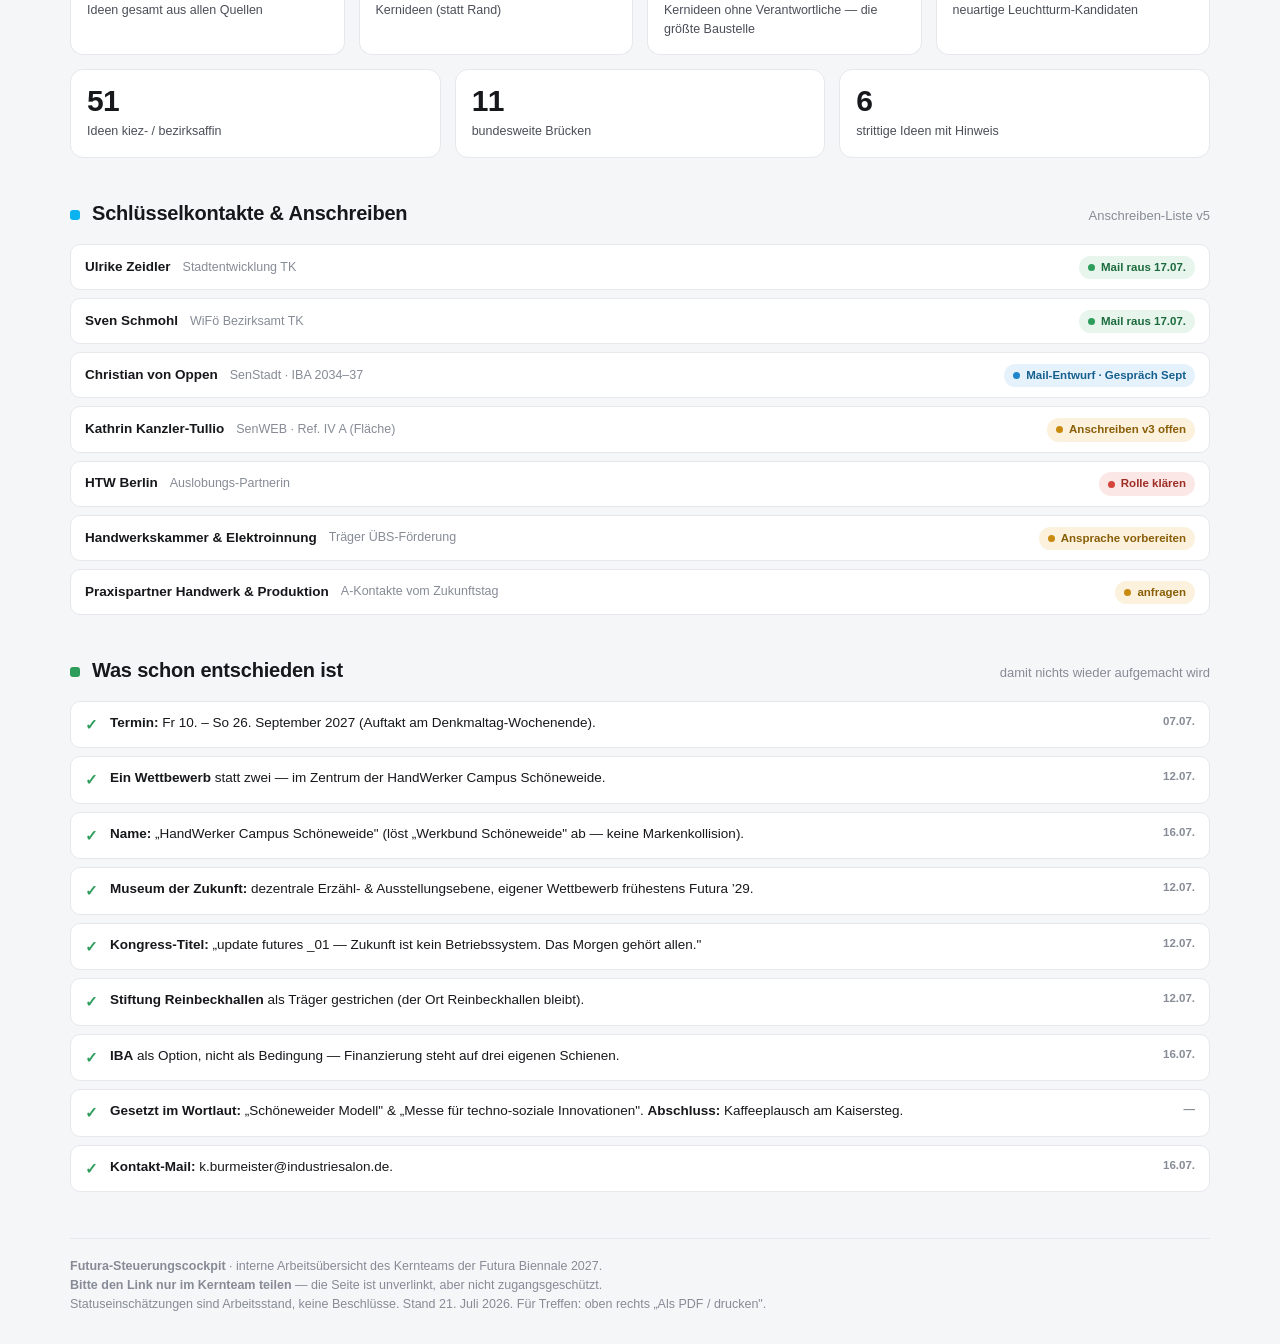
<file: cockpit_1.html>
<!DOCTYPE html>
<html lang="de">
<head>
<meta charset="UTF-8">
<meta name="viewport" content="width=device-width, initial-scale=1.0">
<title>Futura Biennale 2027 — Steuerungscockpit</title>
<style>
  :root{
    --magenta:#ED0D92; --blau:#0BB2F0; --ocker:#C8A60F;
    --ink:#17181c; --ink2:#4a4e57; --muted:#868b96;
    --line:#e7e8ec; --surface:#ffffff; --bg:#f5f6f8; --band:#111318;
    /* Status (mit Label, nie Farbe allein) */
    --ok:#2e9d5b; --ok-bg:#e7f5ec;
    --run:#1f86c9; --run-bg:#e6f2fb;
    --open:#c98a10; --open-bg:#fbf1dd;
    --crit:#d5443b; --crit-bg:#fbe8e6;
  }
  *{box-sizing:border-box}
  html{scroll-behavior:smooth}
  body{margin:0;background:var(--bg);color:var(--ink);
    font-family:-apple-system,BlinkMacSystemFont,"Segoe UI",Roboto,Helvetica,Arial,sans-serif;
    line-height:1.5;font-size:15px;-webkit-font-smoothing:antialiased}
  .wrap{max-width:1180px;margin:0 auto;padding:0 20px}

  /* Top nav */
  .topbar{position:sticky;top:0;z-index:50;background:rgba(255,255,255,.92);
    backdrop-filter:blur(8px);border-bottom:1px solid var(--line)}
  .topbar .wrap{display:flex;align-items:center;gap:18px;height:54px;flex-wrap:wrap}
  .brand{font-weight:800;letter-spacing:-.02em;font-size:16px;white-space:nowrap}
  .brand .dot{color:var(--magenta)}
  .nav{display:flex;gap:2px;flex-wrap:wrap;margin-left:auto}
  .nav a{color:var(--ink2);text-decoration:none;font-size:13px;font-weight:600;
    padding:6px 10px;border-radius:7px}
  .nav a:hover{background:var(--bg);color:var(--ink)}
  .btn{border:1px solid var(--line);background:#fff;border-radius:8px;padding:6px 12px;
    font-size:13px;font-weight:600;cursor:pointer;color:var(--ink)}
  .btn:hover{border-color:var(--muted)}

  /* Hero */
  .hero{background:var(--band);color:#fff;padding:34px 0 30px;position:relative;overflow:hidden}
  .hero::after{content:"";position:absolute;right:-80px;top:-80px;width:320px;height:320px;
    background:radial-gradient(circle at center,rgba(237,13,146,.55),rgba(237,13,146,0) 62%);pointer-events:none}
  .hero .wrap{position:relative;z-index:1}
  .kicker{display:inline-flex;align-items:center;gap:8px;font-size:12px;font-weight:700;
    letter-spacing:.14em;text-transform:uppercase;color:#cfd2da}
  .kicker .bar{width:26px;height:3px;background:var(--magenta);border-radius:3px}
  .hero h1{font-size:34px;line-height:1.06;margin:12px 0 6px;font-weight:800;letter-spacing:-.02em}
  .hero h1 span{color:var(--blau)}
  .hero .sub{color:#c9cdd6;font-size:15.5px;max-width:640px}
  .herostats{display:flex;gap:14px;flex-wrap:wrap;margin-top:22px}
  .hstat{background:rgba(255,255,255,.06);border:1px solid rgba(255,255,255,.12);
    border-radius:12px;padding:12px 16px;min-width:120px}
  .hstat .n{font-size:24px;font-weight:800;letter-spacing:-.02em}
  .hstat .n.mag{color:#ff5bb8}.hstat .n.blu{color:#59cdff}.hstat .n.okr{color:#e9c53a}
  .hstat .l{font-size:11.5px;color:#c9cdd6;text-transform:uppercase;letter-spacing:.06em;margin-top:2px}

  /* Sections */
  section{padding:34px 0 6px}
  .sec-h{display:flex;align-items:baseline;gap:12px;margin:0 0 16px}
  .sec-h h2{font-size:20px;font-weight:800;letter-spacing:-.01em;margin:0}
  .sec-h .tag{width:10px;height:10px;border-radius:3px}
  .sec-h .hint{color:var(--muted);font-size:13px;margin-left:auto}

  .grid{display:grid;gap:14px}
  .g3{grid-template-columns:repeat(3,1fr)}
  .g2{grid-template-columns:repeat(2,1fr)}
  .g4{grid-template-columns:repeat(4,1fr)}
  @media(max-width:900px){.g3,.g2,.g4{grid-template-columns:1fr 1fr}}
  @media(max-width:620px){.g3,.g2,.g4{grid-template-columns:1fr}.nav{display:none}}

  .card{background:var(--surface);border:1px solid var(--line);border-radius:13px;padding:16px 17px}
  .card h3{margin:0 0 4px;font-size:15.5px;font-weight:750}
  .card .meta{font-size:12.5px;color:var(--muted)}
  .card p{margin:9px 0 0;font-size:13.5px;color:var(--ink2)}
  .next{margin-top:11px;padding-top:10px;border-top:1px dashed var(--line);font-size:13px}
  .next b{color:var(--ink);font-weight:700}

  /* Status badge */
  .st{display:inline-flex;align-items:center;gap:6px;font-size:11.5px;font-weight:700;
    padding:3px 9px;border-radius:20px;white-space:nowrap}
  .st .d{width:7px;height:7px;border-radius:50%}
  .st.ok{background:var(--ok-bg);color:#1c6b3d}.st.ok .d{background:var(--ok)}
  .st.run{background:var(--run-bg);color:#155f8f}.st.run .d{background:var(--run)}
  .st.open{background:var(--open-bg);color:#8a5e07}.st.open .d{background:var(--open)}
  .st.crit{background:var(--crit-bg);color:#9e2c25}.st.crit .d{background:var(--crit)}
  .cardtop{display:flex;justify-content:space-between;align-items:flex-start;gap:10px}

  /* Timeline */
  .tl{position:relative;margin-left:8px;padding-left:26px;border-left:2px solid var(--line)}
  .tl .item{position:relative;padding:0 0 20px}
  .tl .item::before{content:"";position:absolute;left:-34px;top:2px;width:13px;height:13px;
    border-radius:50%;background:#fff;border:3px solid var(--blau)}
  .tl .item.mag::before{border-color:var(--magenta)}
  .tl .item.done::before{border-color:var(--ok);background:var(--ok)}
  .tl .item.crit::before{border-color:var(--crit)}
  .tl .when{font-size:12px;font-weight:800;letter-spacing:.03em;color:var(--magenta);text-transform:uppercase}
  .tl .item.crit .when{color:var(--crit)}
  .tl .what{font-size:14px;font-weight:650;margin-top:2px}
  .tl .desc{font-size:13px;color:var(--ink2);margin-top:2px}

  /* Decisions */
  .dlist{display:grid;gap:8px}
  .drow{display:flex;gap:12px;align-items:flex-start;background:var(--surface);
    border:1px solid var(--line);border-radius:10px;padding:11px 14px}
  .drow .chk{color:var(--ok);font-weight:800;flex:none;margin-top:1px}
  .drow .txt{font-size:13.5px}
  .drow .when{font-size:11.5px;color:var(--muted);margin-left:auto;white-space:nowrap;font-weight:600}

  /* To-do table */
  table{width:100%;border-collapse:collapse;background:var(--surface);border:1px solid var(--line);
    border-radius:13px;overflow:hidden}
  th,td{text-align:left;padding:11px 14px;font-size:13.5px;border-bottom:1px solid var(--line);vertical-align:top}
  th{background:#fafbfc;font-size:11.5px;text-transform:uppercase;letter-spacing:.05em;color:var(--muted);font-weight:700}
  tr:last-child td{border-bottom:none}
  td .who{color:var(--ink2);font-size:12.5px}
  .pri{display:inline-block;font-size:11px;font-weight:800;padding:2px 8px;border-radius:6px}
  .pri.hi{background:var(--crit-bg);color:#9e2c25}
  .pri.mid{background:var(--open-bg);color:#8a5e07}
  .pri.lo{background:var(--bg);color:var(--ink2)}
  .filterbar{display:flex;gap:6px;margin-bottom:12px;flex-wrap:wrap}
  .fbtn{border:1px solid var(--line);background:#fff;border-radius:20px;padding:5px 13px;
    font-size:12.5px;font-weight:650;cursor:pointer;color:var(--ink2)}
  .fbtn.active{background:var(--ink);color:#fff;border-color:var(--ink)}

  /* Team */
  .person{display:flex;gap:13px;align-items:flex-start}
  .ava{width:42px;height:42px;border-radius:11px;flex:none;display:flex;align-items:center;
    justify-content:center;font-weight:800;color:#fff;font-size:16px}
  .cluster{display:flex;align-items:center;gap:10px;padding:10px 13px;background:var(--surface);
    border:1px solid var(--line);border-radius:10px}
  .cluster .no{width:26px;height:26px;border-radius:7px;background:var(--band);color:#fff;
    display:flex;align-items:center;justify-content:center;font-weight:800;font-size:13px;flex:none}
  .cluster .nm{font-size:13.5px;font-weight:650}
  .cluster .rs{margin-left:auto;font-size:12px}

  /* stat tiles */
  .tile{background:var(--surface);border:1px solid var(--line);border-radius:13px;padding:16px}
  .tile .n{font-size:30px;font-weight:850;letter-spacing:-.02em;line-height:1}
  .tile .l{font-size:12.5px;color:var(--ink2);margin-top:6px}
  .tile.accent-m{border-top:3px solid var(--magenta)}
  .tile.accent-b{border-top:3px solid var(--blau)}
  .tile.accent-o{border-top:3px solid var(--ocker)}
  .tile.warn{border-top:3px solid var(--crit)}
  .tile.warn .n{color:var(--crit)}

  /* contacts */
  .clist{display:grid;gap:8px}
  .crow{display:flex;gap:12px;align-items:center;background:var(--surface);
    border:1px solid var(--line);border-radius:10px;padding:10px 14px}
  .crow .nm{font-weight:700;font-size:13.5px}
  .crow .rl{font-size:12.5px;color:var(--muted)}
  .crow .stt{margin-left:auto}

  footer{margin:40px 0 30px;padding-top:18px;border-top:1px solid var(--line);
    color:var(--muted);font-size:12.5px}
  .legend{display:flex;gap:14px;flex-wrap:wrap;margin:6px 0 16px}
  .legend .st{cursor:default}

  @media print{
    .topbar,.filterbar,.btn{display:none}
    body{background:#fff;font-size:12px}
    .hero{background:#fff;color:#000;border-bottom:2px solid #000}
    .hero h1 span{color:#000}.hero .sub,.hstat .l{color:#333}
    .hstat{border-color:#ccc}.hstat .n.mag,.hstat .n.blu,.hstat .n.okr{color:#000}
    section{padding:16px 0 4px;break-inside:avoid}
    .card,.drow,.tile,.crow{break-inside:avoid}
  }
</style>
</head>
<body>

<div class="topbar">
  <div class="wrap">
    <div class="brand">Futura<span class="dot">·</span>Cockpit</div>
    <nav class="nav">
      <a href="#termine">Termine</a>
      <a href="#straenge">Arbeitsstränge</a>
      <a href="#offen">Offene Punkte</a>
      <a href="#team">Team</a>
      <a href="#ideen">Ideen</a>
      <a href="#kontakte">Kontakte</a>
      <a href="#entschieden">Entschieden</a>
    </nav>
    <button class="btn" onclick="window.print()">Als PDF / drucken</button>
  </div>
</div>

<div class="hero">
  <div class="wrap">
    <div class="kicker"><span class="bar"></span>Kernteam-Übersicht · Stand 21. Juli 2026 · vertraulich</div>
    <h1>Futura Biennale 2027 — <span>Werkstatt für das Morgen</span></h1>
    <p class="sub">Zweiwöchiges Zukunftsfestival in Schöneweide, 10.–26. September 2027. Getragen vom Industriesalon Schöneweide e.V. Drei Bewegungen: Schöneweide fragt · baut · zeigt.</p>
    <div class="herostats">
      <div class="hstat"><div class="n mag" id="cd-days">—</div><div class="l">Tage bis Festival</div></div>
      <div class="hstat"><div class="n blu">5</div><div class="l">Cluster</div></div>
      <div class="hstat"><div class="n okr">1</div><div class="l">Zentraler Wettbewerb</div></div>
      <div class="hstat"><div class="n">73</div><div class="l">Ideen im Atlas</div></div>
      <div class="hstat"><div class="n">9</div><div class="l">Arbeitsstränge</div></div>
    </div>
  </div>
</div>

<div class="wrap">

  <div class="legend" style="margin-top:20px">
    <span class="st ok"><span class="d"></span>erledigt</span>
    <span class="st run"><span class="d"></span>läuft</span>
    <span class="st open"><span class="d"></span>offen</span>
    <span class="st crit"><span class="d"></span>dringend / kritisch</span>
  </div>

  <!-- TERMINE -->
  <section id="termine">
    <div class="sec-h"><span class="tag" style="background:var(--magenta)"></span><h2>Termine &amp; Meilensteine</h2><span class="hint">der rote Faden bis zum Festival</span></div>
    <div class="tl">
      <div class="item crit">
        <div class="when">bis 26. Juli 2026</div>
        <div class="what">IBA-Broschüre „Ring frei für eine IBA!" holen</div>
        <div class="desc">Alte Feuerwache, Tempelhof · Katalog 190 S., kostenlos. Zeigt Findungsprozess &amp; gescheiterte Berliner IBA-Anläufe. Nur noch wenige Tage.</div>
      </div>
      <div class="item mag">
        <div class="when">Spätsommer 2026</div>
        <div class="what">Mail an Christian von Oppen (SenStadt, IBA) raus</div>
        <div class="desc">Entwurf liegt vor. Anknüpfen an das Telefonat vom 17.07., zwei Kernfragen zum Franchisemodell.</div>
      </div>
      <div class="item">
        <div class="when">12. September 2026</div>
        <div class="what">Walk of Fame — Festival der Industriekultur</div>
        <div class="desc">Läuft über WiFö (Sven Schmohl). Kontext, an den die Futura andockt.</div>
      </div>
      <div class="item mag">
        <div class="when">September 2026</div>
        <div class="what">Gespräch mit von Oppen (IBA-Andockung)</div>
        <div class="desc">Ziel: klären, ob Schöneweide über Franchisemodell / Experimentierphase anschlussfähig ist. Daran hängt, ob die IBA im Blatt bleibt.</div>
      </div>
      <div class="item crit">
        <div class="when">Frühjahr 2027</div>
        <div class="what">Auslobung Wettbewerb „HandWerker Campus Schöneweide"</div>
        <div class="desc">Davor muss die IBA-Antwort da sein. Zeitgleich: IBA öffnet Austausch mit Zivilgesellschaft &amp; Wirtschaft · Fachwerkstatt „Transformation im Umbruch".</div>
      </div>
      <div class="item mag">
        <div class="when">10.–26. September 2027</div>
        <div class="what">Futura Biennale 2027</div>
        <div class="desc">Auftakt am Denkmaltag-Wochenende. Finale „Schauplatz Morgen" mit Preisverleihung und Kaffeeplausch am Kaisersteg.</div>
      </div>
      <div class="item">
        <div class="when">2029 · 2030 · 2034–37</div>
        <div class="what">Anschlussperspektive</div>
        <div class="desc">Futura ’29 (u.a. „Museum der Zukunft" als Wettbewerb) · IBA-Projektphase ab 2030 · IBA-Ausstellung 2034–37 · EXPO 2035 als Fernhorizont.</div>
      </div>
    </div>
  </section>

  <!-- ARBEITSSTRÄNGE -->
  <section id="straenge">
    <div class="sec-h"><span class="tag" style="background:var(--blau)"></span><h2>Arbeitsstränge</h2><span class="hint">Status &amp; jeweils nächster Schritt</span></div>
    <div class="grid g3">

      <div class="card">
        <div class="cardtop"><h3>Grundkonzept</h3><span class="st run"><span class="d"></span>läuft</span></div>
        <div class="meta">Beta v7 (16.07.) · 14 Seiten</div>
        <p>Drei zurückhängende Beschlüsse nachgezogen: ein Wettbewerb, Museum umpositioniert, Reinbeckhallen als Träger raus.</p>
        <div class="next"><b>Nächster Schritt:</b> 3 vs. 6 Leitfragen im Team klären · alte v5 in <i>Prozess/</i> gegen v7 bereinigen.</div>
      </div>

      <div class="card">
        <div class="cardtop"><h3>One-Pager &amp; Master</h3><span class="st ok"><span class="d"></span>weit fertig</span></div>
        <div class="meta">Master v14 · A v9 · C v17 · B v5</div>
        <p>A (Einladung) und Master arbeitsfertig, Kaffeeplausch zurück im Master. C gestaltet in Futura-Handschrift.</p>
        <div class="next"><b>Nächster Schritt:</b> One-Pager B an die A-Linie angleichen.</div>
      </div>

      <div class="card">
        <div class="cardtop"><h3>HandWerker Campus (Wettbewerb)</h3><span class="st run"><span class="d"></span>läuft</span></div>
        <div class="meta">Einseiter v10 · 2 Fassungen (Bezirk / Senat)</div>
        <p>Name entschieden, Einseiter freigegeben, alle IBA-Falschaussagen geprüft und ersetzt. Finanzierung als 3 Schienen benannt.</p>
        <div class="next"><b>Nächster Schritt:</b> Handwerkskammer + Elektroinnung ansprechen (Träger der ÜBS-Förderung) · Anschreiben v3.</div>
      </div>

      <div class="card">
        <div class="cardtop"><h3>IBA-Andockung</h3><span class="st crit"><span class="d"></span>kritisch fürs Timing</span></div>
        <div class="meta">Tiefenrecherche gg. Drucksache 19/3097</div>
        <p>Schöneweide liegt nicht in der Ring-Kulisse. Hebel: Franchisemodell, Experimentierphase ab 2026, Fenster Frühjahr 2027, 2,0 Mio. € Startmittel.</p>
        <div class="next"><b>Nächster Schritt:</b> Gespräch von Oppen (Sept) · IBA-Memo v2 gegen die Drucksache neu (5 Fehler).</div>
      </div>

      <div class="card">
        <div class="cardtop"><h3>Finanzierung</h3><span class="st ok"><span class="d"></span>Grundlage steht</span></div>
        <div class="meta">3 belegte Schienen + IBA als Option</div>
        <p>ÜBS-Förderung (45–65 % + 15 % Berlin), Junges Wohnen (ab 2027 1 Mrd. €/J), Zukunftsort Schöneweide. Kein Satz hängt an der IBA.</p>
        <div class="next"><b>Nächster Schritt:</b> GRW · EFRE Berlin · Zukunftsorte-Mittel im Einzelnen prüfen.</div>
      </div>

      <div class="card">
        <div class="cardtop"><h3>Ideen-Atlas</h3><span class="st run"><span class="d"></span>steht, in Pflege</span></div>
        <div class="meta">v2 · 73 Ideen · Portfolio-Chart</div>
        <p>Alle Eingänge bis 15.07. als Steckbriefe, nach acht Kriterien eingeschätzt (Diskussionsvorschlag, kein Beschluss).</p>
        <div class="next"><b>Nächster Schritt:</b> 21 Kernideen ohne Verantwortliche besetzen (v.a. Cluster 1 &amp; 2).</div>
      </div>

      <div class="card">
        <div class="cardtop"><h3>Kongress „update futures _01"</h3><span class="st open"><span class="d"></span>Titel steht</span></div>
        <div class="meta">„Zukunft ist kein Betriebssystem"</div>
        <p>Schließt Phase 1 ab, „just for one day". Erlebbare KI mit MerzMensch am Eröffnungswochenende.</p>
        <div class="next"><b>Nächster Schritt:</b> Techbros-Analyse als Quelle · Doppelstruktur mit Output „Schöneweider update".</div>
      </div>

      <div class="card">
        <div class="cardtop"><h3>Kommunikation &amp; Web</h3><span class="st run"><span class="d"></span>v1 online</span></div>
        <div class="meta">futura27-Seite · KiezKarte · Verteiler</div>
        <p>Webauftritt v1 online, Zukunftsquiz &amp; Ideen-Template. Führung: Marielle (Ermöglichung II).</p>
        <div class="next"><b>Nächster Schritt:</b> Ben Hotz in den Verteiler · zielgruppen­spezifische Sprachfassungen auf Anfrage.</div>
      </div>

      <div class="card">
        <div class="cardtop"><h3>Anschreiben / Outreach</h3><span class="st run"><span class="d"></span>läuft</span></div>
        <div class="meta">Liste v5 · 11 Zeilen</div>
        <p>Zeidler &amp; Schmohl am 17.07. raus. Zentrale Tracking-Liste als Excel, gelbe Spalten füllt Klaus.</p>
        <div class="next"><b>Nächster Schritt:</b> HTW-Rolle klären (dringend) · Kammer/Innung · von Oppen.</div>
      </div>

    </div>
  </section>

  <!-- OFFENE PUNKTE -->
  <section id="offen">
    <div class="sec-h"><span class="tag" style="background:var(--crit)"></span><h2>Offene Punkte &amp; Baustellen</h2><span class="hint">was hängt — mit Verantwortung &amp; Frist</span></div>
    <div class="filterbar" id="filterbar">
      <button class="fbtn active" data-f="all">Alle</button>
      <button class="fbtn" data-f="hi">Nur dringend/hoch</button>
      <button class="fbtn" data-f="mid">Mittel</button>
      <button class="fbtn" data-f="lo">Klein</button>
    </div>
    <table id="todo">
      <thead><tr><th style="width:42%">Thema</th><th>Wer</th><th>Frist</th><th>Priorität</th></tr></thead>
      <tbody>
        <tr data-p="hi"><td><b>HTW-Rolle in der Auslobung klären</b> — Zusammenarbeit läuft (Konsortium „urban ignite"); die Rolle bei der Auslobung ist noch abzustimmen und zu bestätigen.</td><td class="who">Klaus</td><td class="who">vor Auslobung</td><td><span class="pri hi">dringend</span></td></tr>
        <tr data-p="hi"><td><b>IBA-Frage</b> — gilt das Franchise-Prinzip für Berliner Vorhaben außerhalb der Ring-Kulisse? Zugang zur Experimentierphase?</td><td class="who">Klaus · von Oppen</td><td class="who">Gespräch Sept · vor Auslobung</td><td><span class="pri hi">hoch</span></td></tr>
        <tr data-p="hi"><td><b>Handwerkskammer &amp; Elektroinnung ansprechen</b> — nötig für ÜBS-Förderung (Antragsteller sind Kammern/Innungen, keine Vereine). Ansprache vorbereiten.</td><td class="who">Klaus</td><td class="who">vor Auslobung</td><td><span class="pri hi">hoch</span></td></tr>
        <tr data-p="hi"><td><b>3 vs. 6 Leitfragen entscheiden</b> — Cluster und Grundkonzept hängen an sechs, die One-Pager arbeiten mit drei.</td><td class="who">Kernteam</td><td class="who">bald</td><td><span class="pri hi">hoch</span></td></tr>
        <tr data-p="hi"><td><b>Fläche Wilhelminenhofstraße</b> — noch nicht gesichert, bleibt in Papieren ungenannt. Kanzler-Tullio ist der Schlüssel.</td><td class="who">Klaus (Senat/Bezirk)</td><td class="who">offen</td><td><span class="pri hi">hoch</span></td></tr>
        <tr data-p="mid"><td><b>Grundkonzept bereinigen</b> — alte v5 in <i>Prozess/</i> steht fälschlich als aktuell neben v7.</td><td class="who">Klaus · Claude</td><td class="who">—</td><td><span class="pri mid">mittel</span></td></tr>
        <tr data-p="mid"><td><b>Schauplatz Morgen</b> — Veranstaltungsort und kuratorische Trägerschaft entscheiden.</td><td class="who">Kernteam</td><td class="who">—</td><td><span class="pri mid">mittel</span></td></tr>
        <tr data-p="mid"><td><b>IBA-Memo v2</b> — gegen die Drucksache 19/3097 neu schreiben (5 sachliche Fehler in v1).</td><td class="who">Claude</td><td class="who">vor Auslobung</td><td><span class="pri mid">mittel</span></td></tr>
        <tr data-p="mid"><td><b>Anschreiben v3 Kanzler-Tullio</b> — als Anknüpfung an die laufende Kooperation (Fachwerkstatt), nicht als Kaltakquise.</td><td class="who">Claude · Klaus</td><td class="who">—</td><td><span class="pri mid">mittel</span></td></tr>
        <tr data-p="lo"><td><b>Akteursleiste prüfen</b> — Fraunhofer IAO und WiFö (Schmohl) stehen auf keinem Futura-Blatt, tragen aber mit.</td><td class="who">Klaus</td><td class="who">—</td><td><span class="pri lo">klein</span></td></tr>
        <tr data-p="lo"><td><b>Ordner/Verweise</b> — <i>HandWerker_Campus_Ansprachen/</i> umbenennen · Ben Hotz in Verteiler nachtragen.</td><td class="who">Claude</td><td class="who">—</td><td><span class="pri lo">klein</span></td></tr>
      </tbody>
    </table>
  </section>

  <!-- TEAM -->
  <section id="team">
    <div class="sec-h"><span class="tag" style="background:var(--ocker)"></span><h2>Wer macht was</h2><span class="hint">Kernteam &amp; Cluster-Verantwortung</span></div>
    <div class="grid g2" style="margin-bottom:14px">
      <div class="card"><div class="person">
        <div class="ava" style="background:var(--magenta)">KB</div>
        <div><h3 style="margin-bottom:2px">Klaus Burmeister</h3>
        <div class="meta">Initiator &amp; Kurator</div>
        <p>Ermöglichung I: Finanzierung &amp; Organisation. Außenkontakte (Zeidler, Kanzler-Tullio, von Oppen), Gesamtsteuerung.</p></div>
      </div></div>
      <div class="card"><div class="person">
        <div class="ava" style="background:var(--blau)">MM</div>
        <div><h3 style="margin-bottom:2px">Marielle Morawitz</h3>
        <div class="meta">Co-Organisation</div>
        <p>Ermöglichung II: Kommunikation. Gemeinsam mit Albert Cluster 3 „Zukunft vor Augen" (Kunst).</p></div>
      </div></div>
    </div>
    <div class="grid g3">
      <div class="cluster"><span class="no">1</span><span class="nm">Große Würfe</span><span class="rs"><span class="st open"><span class="d"></span>Leitung offen</span></span></div>
      <div class="cluster"><span class="no">2</span><span class="nm">Kühle Orte, blaues Band</span><span class="rs"><span class="st open"><span class="d"></span>Leitung offen</span></span></div>
      <div class="cluster"><span class="no">3</span><span class="nm">Zukunft vor Augen</span><span class="rs"><span class="st ok"><span class="d"></span>Albert &amp; Marielle</span></span></div>
      <div class="cluster"><span class="no">4</span><span class="nm">Zukunft zum Anfassen</span><span class="rs"><span class="st open"><span class="d"></span>Leitung offen</span></span></div>
      <div class="cluster"><span class="no">5</span><span class="nm">Alle an einen Tisch</span><span class="rs"><span class="st open"><span class="d"></span>Leitung offen</span></span></div>
      <div class="cluster" style="background:var(--crit-bg);border-color:#f3ccc8"><span class="no" style="background:var(--crit)">!</span><span class="nm">21 von 34 Kernideen ohne Verantwortliche</span></div>
    </div>
  </section>

  <!-- IDEEN -->
  <section id="ideen">
    <div class="sec-h"><span class="tag" style="background:var(--magenta)"></span><h2>Ideen-Atlas in Zahlen</h2><span class="hint">Stand v2, 16.07.2026</span></div>
    <div class="grid g4">
      <div class="tile accent-m"><div class="n">73</div><div class="l">Ideen gesamt aus allen Quellen</div></div>
      <div class="tile accent-b"><div class="n">34</div><div class="l">Kernideen (statt Rand)</div></div>
      <div class="tile warn"><div class="n">21</div><div class="l">Kernideen ohne Verantwortliche — die größte Baustelle</div></div>
      <div class="tile accent-o"><div class="n">8</div><div class="l">neuartige Leuchtturm-Kandidaten</div></div>
    </div>
    <div class="grid g3" style="margin-top:14px">
      <div class="tile"><div class="n">51</div><div class="l">Ideen kiez- / bezirksaffin</div></div>
      <div class="tile"><div class="n">11</div><div class="l">bundesweite Brücken</div></div>
      <div class="tile"><div class="n">6</div><div class="l">strittige Ideen mit Hinweis</div></div>
    </div>
  </section>

  <!-- KONTAKTE -->
  <section id="kontakte">
    <div class="sec-h"><span class="tag" style="background:var(--blau)"></span><h2>Schlüsselkontakte &amp; Anschreiben</h2><span class="hint">Anschreiben-Liste v5</span></div>
    <div class="clist">
      <div class="crow"><span class="nm">Ulrike Zeidler</span><span class="rl">Stadtentwicklung TK</span><span class="stt"><span class="st ok"><span class="d"></span>Mail raus 17.07.</span></span></div>
      <div class="crow"><span class="nm">Sven Schmohl</span><span class="rl">WiFö Bezirksamt TK</span><span class="stt"><span class="st ok"><span class="d"></span>Mail raus 17.07.</span></span></div>
      <div class="crow"><span class="nm">Christian von Oppen</span><span class="rl">SenStadt · IBA 2034–37</span><span class="stt"><span class="st run"><span class="d"></span>Mail-Entwurf · Gespräch Sept</span></span></div>
      <div class="crow"><span class="nm">Kathrin Kanzler-Tullio</span><span class="rl">SenWEB · Ref. IV A (Fläche)</span><span class="stt"><span class="st open"><span class="d"></span>Anschreiben v3 offen</span></span></div>
      <div class="crow"><span class="nm">HTW Berlin</span><span class="rl">Auslobungs-Partnerin</span><span class="stt"><span class="st crit"><span class="d"></span>Rolle klären</span></span></div>
      <div class="crow"><span class="nm">Handwerkskammer &amp; Elektroinnung</span><span class="rl">Träger ÜBS-Förderung</span><span class="stt"><span class="st open"><span class="d"></span>Ansprache vorbereiten</span></span></div>
      <div class="crow"><span class="nm">Praxispartner Handwerk &amp; Produktion</span><span class="rl">A-Kontakte vom Zukunftstag</span><span class="stt"><span class="st open"><span class="d"></span>anfragen</span></span></div>
    </div>
  </section>

  <!-- ENTSCHIEDEN -->
  <section id="entschieden">
    <div class="sec-h"><span class="tag" style="background:var(--ok)"></span><h2>Was schon entschieden ist</h2><span class="hint">damit nichts wieder aufgemacht wird</span></div>
    <div class="dlist">
      <div class="drow"><span class="chk">✓</span><span class="txt"><b>Termin:</b> Fr 10. – So 26. September 2027 (Auftakt am Denkmaltag-Wochenende).</span><span class="when">07.07.</span></div>
      <div class="drow"><span class="chk">✓</span><span class="txt"><b>Ein Wettbewerb</b> statt zwei — im Zentrum der HandWerker Campus Schöneweide.</span><span class="when">12.07.</span></div>
      <div class="drow"><span class="chk">✓</span><span class="txt"><b>Name:</b> „HandWerker Campus Schöneweide" (löst „Werkbund Schöneweide" ab — keine Markenkollision).</span><span class="when">16.07.</span></div>
      <div class="drow"><span class="chk">✓</span><span class="txt"><b>Museum der Zukunft:</b> dezentrale Erzähl- &amp; Ausstellungsebene, eigener Wettbewerb frühestens Futura ’29.</span><span class="when">12.07.</span></div>
      <div class="drow"><span class="chk">✓</span><span class="txt"><b>Kongress-Titel:</b> „update futures _01 — Zukunft ist kein Betriebssystem. Das Morgen gehört allen."</span><span class="when">12.07.</span></div>
      <div class="drow"><span class="chk">✓</span><span class="txt"><b>Stiftung Reinbeckhallen</b> als Träger gestrichen (der Ort Reinbeckhallen bleibt).</span><span class="when">12.07.</span></div>
      <div class="drow"><span class="chk">✓</span><span class="txt"><b>IBA</b> als Option, nicht als Bedingung — Finanzierung steht auf drei eigenen Schienen.</span><span class="when">16.07.</span></div>
      <div class="drow"><span class="chk">✓</span><span class="txt"><b>Gesetzt im Wortlaut:</b> „Schöneweider Modell" &amp; „Messe für techno-soziale Innovationen". <b>Abschluss:</b> Kaffeeplausch am Kaisersteg.</span><span class="when">—</span></div>
      <div class="drow"><span class="chk">✓</span><span class="txt"><b>Kontakt-Mail:</b> k.burmeister@industriesalon.de.</span><span class="when">16.07.</span></div>
    </div>
  </section>

  <footer>
    <b>Futura-Steuerungscockpit</b> · interne Arbeitsübersicht des Kernteams der Futura Biennale 2027.<br>
    <b>Bitte den Link nur im Kernteam teilen</b> — die Seite ist unverlinkt, aber nicht zugangsgeschützt.<br>
    Statuseinschätzungen sind Arbeitsstand, keine Beschlüsse. Stand 21. Juli 2026. Für Treffen: oben rechts „Als PDF / drucken".
  </footer>

</div>

<script>
  // Countdown bis Festivalstart
  (function(){
    var start = new Date(2027, 8, 10); // 10. Sept 2027
    var now = new Date();
    var days = Math.max(0, Math.round((start - now) / 86400000));
    document.getElementById('cd-days').textContent = days;
  })();

  // Filter offene Punkte
  var fb = document.getElementById('filterbar');
  fb.addEventListener('click', function(e){
    var b = e.target.closest('.fbtn'); if(!b) return;
    fb.querySelectorAll('.fbtn').forEach(function(x){x.classList.remove('active')});
    b.classList.add('active');
    var f = b.dataset.f;
    document.querySelectorAll('#todo tbody tr').forEach(function(tr){
      tr.style.display = (f==='all' || tr.dataset.p===f) ? '' : 'none';
    });
  });
</script>
</body>
</html>
</file>
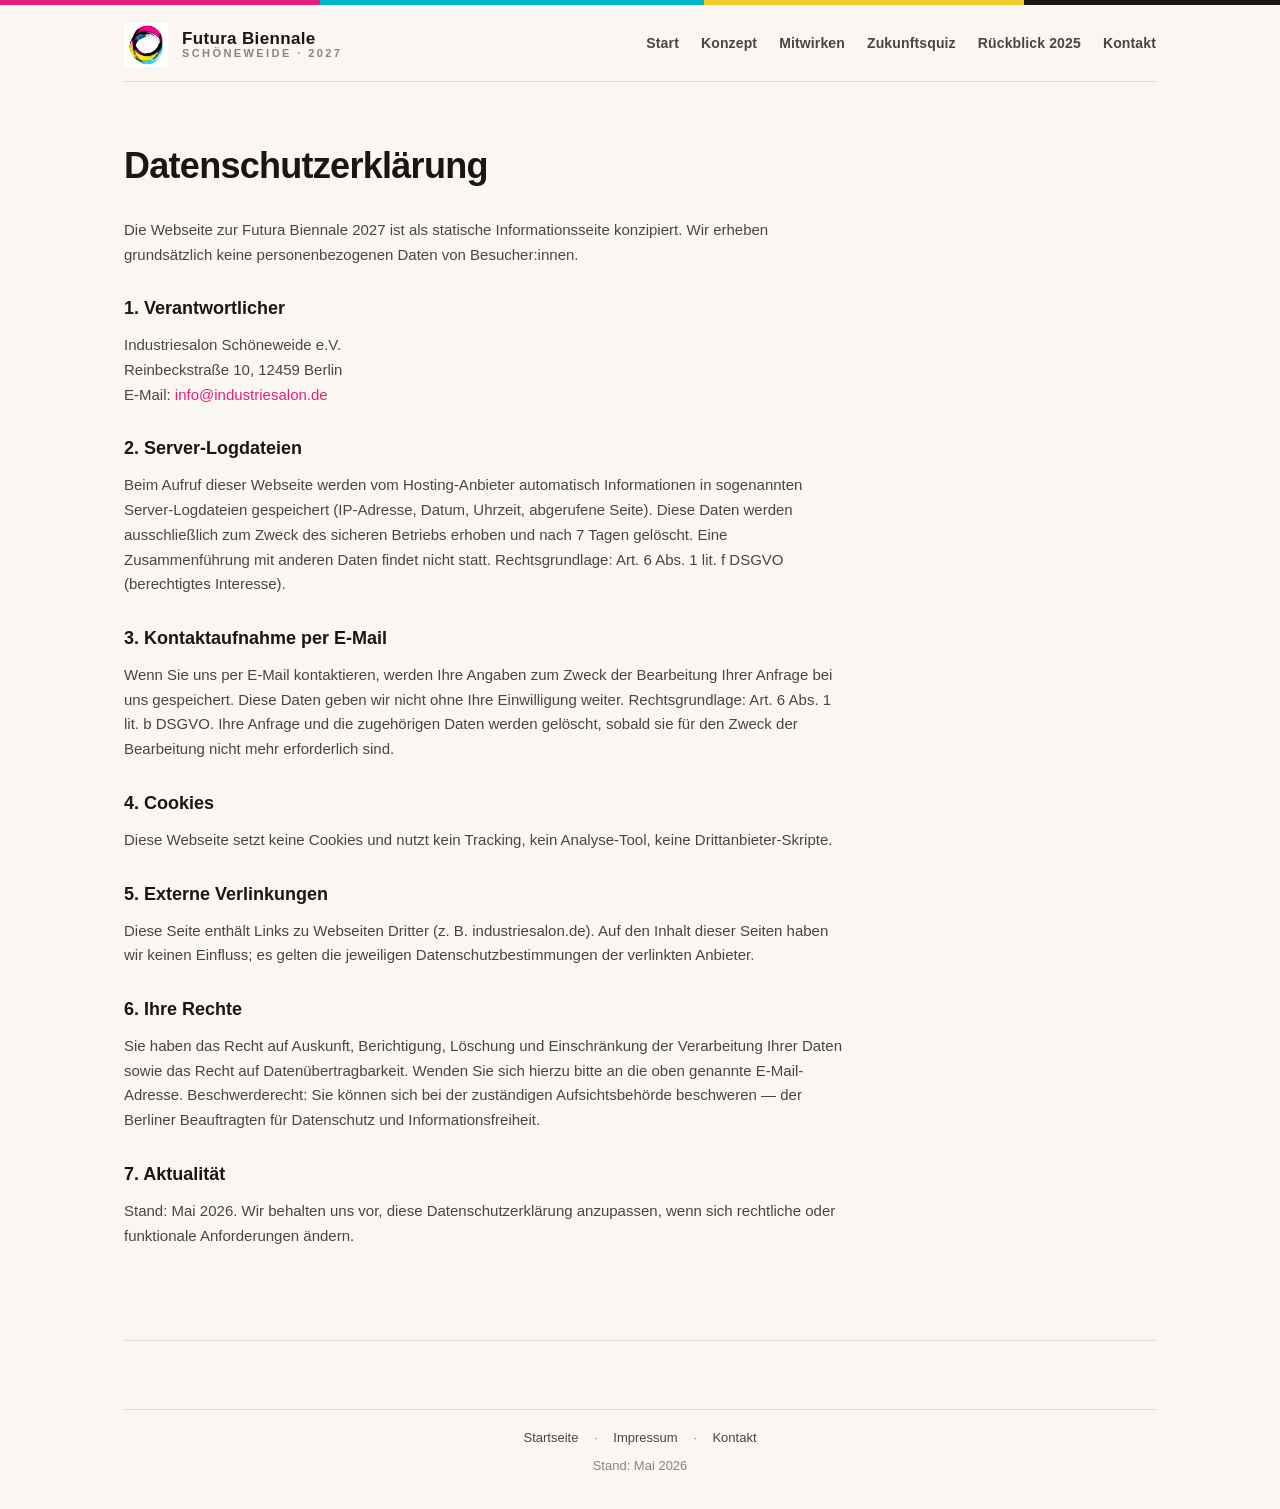
<file: datenschutz.html>
<!DOCTYPE html>
<html lang="de">
<head>
<meta charset="UTF-8">
<meta name="viewport" content="width=device-width, initial-scale=1.0">
<title>Datenschutz — Futura Biennale 2027</title>
<link rel="stylesheet" href="styles.css">
</head>
<body>

<div class="holo"></div>

<div class="container">

  <header class="topbar">
    <a class="topbar-brand" href="index.html">
      <img class="logo-futura" src="futura_logo.png" alt="Futura Biennale Logo">
      <span class="wordmark">
        <span class="w1">Futura Biennale</span>
        <span class="w2">Schöneweide · 2027</span>
      </span>
    </a>
    <nav class="topnav">
      <a href="index.html">Start</a>
      <a href="konzept.html">Konzept</a>
      <a href="mitwirken.html">Mitwirken</a>
      <a href="zukunftsquiz.html">Zukunftsquiz</a>
      <a href="rueckblick.html">Rückblick 2025</a>
      <a href="kontakt.html">Kontakt</a>
    </nav>
  </header>

  <div class="legal">
    <h1>Datenschutzerklärung</h1>
    <p>
      Die Webseite zur Futura Biennale 2027 ist als statische Informationsseite konzipiert.
      Wir erheben grundsätzlich keine personenbezogenen Daten von Besucher:innen.
    </p>

    <h2>1. Verantwortlicher</h2>
    <p>
      Industriesalon Schöneweide e.V.<br>
      Reinbeckstraße 10, 12459 Berlin<br>
      E-Mail: <a href="mailto:info@industriesalon.de">info@industriesalon.de</a>
    </p>

    <h2>2. Server-Logdateien</h2>
    <p>
      Beim Aufruf dieser Webseite werden vom Hosting-Anbieter automatisch Informationen in
      sogenannten Server-Logdateien gespeichert (IP-Adresse, Datum, Uhrzeit, abgerufene
      Seite). Diese Daten werden ausschließlich zum Zweck des sicheren Betriebs erhoben und
      nach 7 Tagen gelöscht. Eine Zusammenführung mit anderen Daten findet nicht statt.
      Rechtsgrundlage: Art. 6 Abs. 1 lit. f DSGVO (berechtigtes Interesse).
    </p>

    <h2>3. Kontaktaufnahme per E-Mail</h2>
    <p>
      Wenn Sie uns per E-Mail kontaktieren, werden Ihre Angaben zum Zweck der Bearbeitung
      Ihrer Anfrage bei uns gespeichert. Diese Daten geben wir nicht ohne Ihre Einwilligung
      weiter. Rechtsgrundlage: Art. 6 Abs. 1 lit. b DSGVO. Ihre Anfrage und die zugehörigen
      Daten werden gelöscht, sobald sie für den Zweck der Bearbeitung nicht mehr
      erforderlich sind.
    </p>

    <h2>4. Cookies</h2>
    <p>
      Diese Webseite setzt keine Cookies und nutzt kein Tracking, kein Analyse-Tool, keine
      Drittanbieter-Skripte.
    </p>

    <h2>5. Externe Verlinkungen</h2>
    <p>
      Diese Seite enthält Links zu Webseiten Dritter (z.&nbsp;B. industriesalon.de). Auf den
      Inhalt dieser Seiten haben wir keinen Einfluss; es gelten die jeweiligen
      Datenschutzbestimmungen der verlinkten Anbieter.
    </p>

    <h2>6. Ihre Rechte</h2>
    <p>
      Sie haben das Recht auf Auskunft, Berichtigung, Löschung und Einschränkung der
      Verarbeitung Ihrer Daten sowie das Recht auf Datenübertragbarkeit. Wenden Sie sich
      hierzu bitte an die oben genannte E-Mail-Adresse. Beschwerderecht: Sie können sich
      bei der zuständigen Aufsichtsbehörde beschweren — der Berliner Beauftragten für
      Datenschutz und Informationsfreiheit.
    </p>

    <h2>7. Aktualität</h2>
    <p>
      Stand: Mai 2026. Wir behalten uns vor, diese Datenschutzerklärung anzupassen, wenn
      sich rechtliche oder funktionale Anforderungen ändern.
    </p>
  </div>

  <footer>
    <div class="footer-legal">
      <a href="index.html">Startseite</a> ·
      <a href="impressum.html">Impressum</a> ·
      <a href="kontakt.html">Kontakt</a>
      <span style="display:block; margin-top:8px;">Stand: Mai 2026</span>
    </div>
  </footer>

</div>

</body>
</html>
</file>
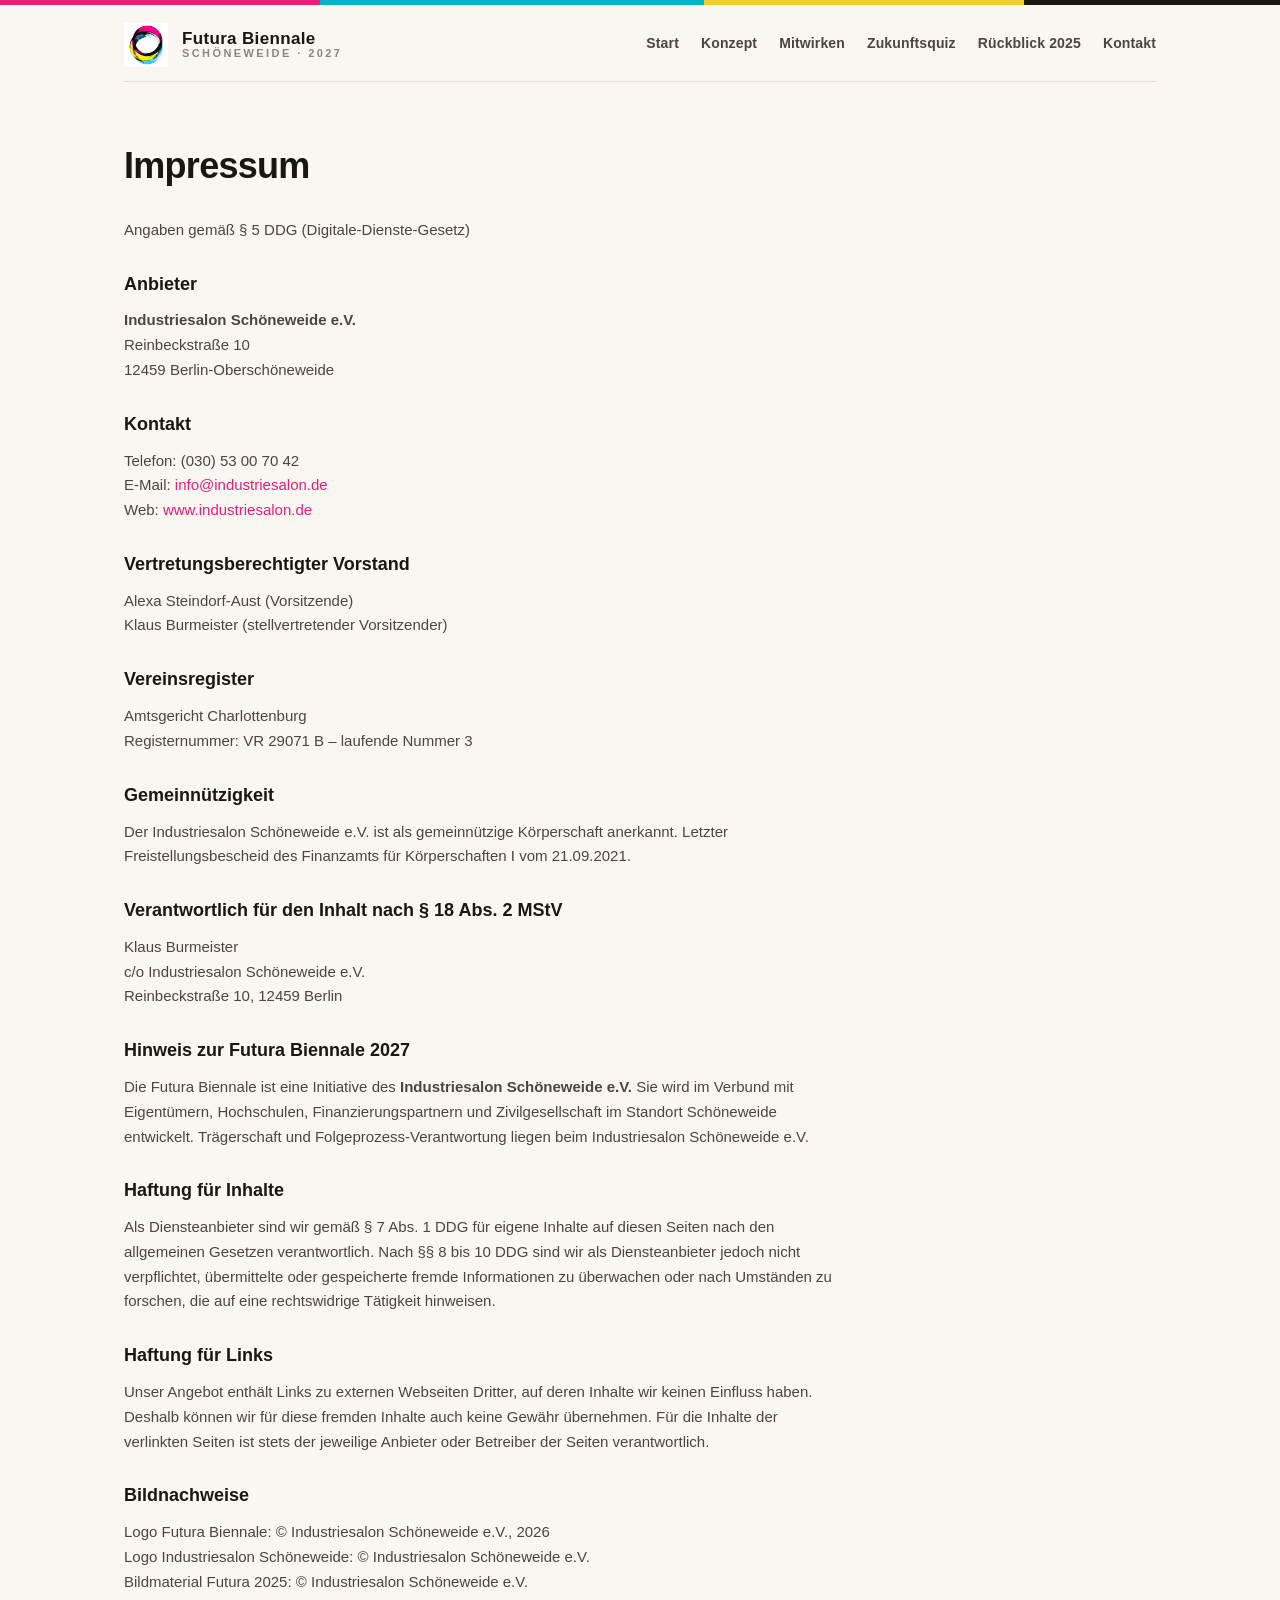
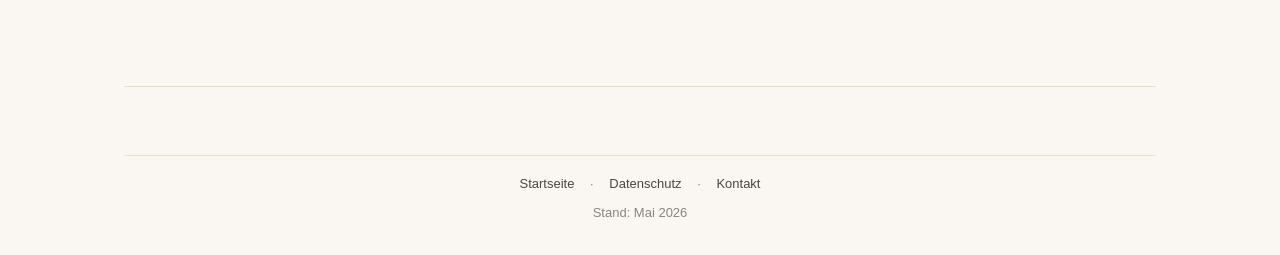
<file: impressum.html>
<!DOCTYPE html>
<html lang="de">
<head>
<meta charset="UTF-8">
<meta name="viewport" content="width=device-width, initial-scale=1.0">
<title>Impressum — Futura Biennale 2027</title>
<link rel="stylesheet" href="styles.css">
</head>
<body>

<div class="holo"></div>

<div class="container">

  <header class="topbar">
    <a class="topbar-brand" href="index.html">
      <img class="logo-futura" src="futura_logo.png" alt="Futura Biennale Logo">
      <span class="wordmark">
        <span class="w1">Futura Biennale</span>
        <span class="w2">Schöneweide · 2027</span>
      </span>
    </a>
    <nav class="topnav">
      <a href="index.html">Start</a>
      <a href="konzept.html">Konzept</a>
      <a href="mitwirken.html">Mitwirken</a>
      <a href="zukunftsquiz.html">Zukunftsquiz</a>
      <a href="rueckblick.html">Rückblick 2025</a>
      <a href="kontakt.html">Kontakt</a>
    </nav>
  </header>

  <div class="legal">
    <h1>Impressum</h1>
    <p>Angaben gemäß § 5 DDG (Digitale-Dienste-Gesetz)</p>

    <h2>Anbieter</h2>
    <p>
      <b>Industriesalon Schöneweide e.V.</b><br>
      Reinbeckstraße 10<br>
      12459 Berlin-Oberschöneweide
    </p>

    <h2>Kontakt</h2>
    <p>
      Telefon: (030) 53 00 70 42<br>
      E-Mail: <a href="mailto:info@industriesalon.de">info@industriesalon.de</a><br>
      Web: <a href="https://www.industriesalon.de" target="_blank" rel="noopener">www.industriesalon.de</a>
    </p>

    <h2>Vertretungsberechtigter Vorstand</h2>
    <p>
      Alexa Steindorf-Aust (Vorsitzende)<br>
      Klaus Burmeister (stellvertretender Vorsitzender)
    </p>

    <h2>Vereinsregister</h2>
    <p>
      Amtsgericht Charlottenburg<br>
      Registernummer: VR 29071 B – laufende Nummer 3
    </p>

    <h2>Gemeinnützigkeit</h2>
    <p>
      Der Industriesalon Schöneweide e.V. ist als gemeinnützige Körperschaft anerkannt.
      Letzter Freistellungsbescheid des Finanzamts für Körperschaften I vom 21.09.2021.
    </p>

    <h2>Verantwortlich für den Inhalt nach § 18 Abs. 2 MStV</h2>
    <p>
      Klaus Burmeister<br>
      c/o Industriesalon Schöneweide e.V.<br>
      Reinbeckstraße 10, 12459 Berlin
    </p>

    <h2>Hinweis zur Futura Biennale 2027</h2>
    <p>
      Die Futura Biennale ist eine Initiative des <b>Industriesalon Schöneweide e.V.</b> Sie
      wird im Verbund mit Eigentümern, Hochschulen, Finanzierungspartnern und
      Zivilgesellschaft im Standort Schöneweide entwickelt. Trägerschaft und
      Folgeprozess-Verantwortung liegen beim Industriesalon Schöneweide e.V.
    </p>

    <h2>Haftung für Inhalte</h2>
    <p>
      Als Diensteanbieter sind wir gemäß § 7 Abs. 1 DDG für eigene Inhalte auf diesen Seiten
      nach den allgemeinen Gesetzen verantwortlich. Nach §§ 8 bis 10 DDG sind wir als
      Diensteanbieter jedoch nicht verpflichtet, übermittelte oder gespeicherte fremde
      Informationen zu überwachen oder nach Umständen zu forschen, die auf eine
      rechtswidrige Tätigkeit hinweisen.
    </p>

    <h2>Haftung für Links</h2>
    <p>
      Unser Angebot enthält Links zu externen Webseiten Dritter, auf deren Inhalte wir
      keinen Einfluss haben. Deshalb können wir für diese fremden Inhalte auch keine Gewähr
      übernehmen. Für die Inhalte der verlinkten Seiten ist stets der jeweilige Anbieter
      oder Betreiber der Seiten verantwortlich.
    </p>

    <h2>Bildnachweise</h2>
    <p>
      Logo Futura Biennale: © Industriesalon Schöneweide e.V., 2026<br>
      Logo Industriesalon Schöneweide: © Industriesalon Schöneweide e.V.<br>
      Bildmaterial Futura 2025: © Industriesalon Schöneweide e.V.
    </p>
  </div>

  <footer>
    <div class="footer-legal">
      <a href="index.html">Startseite</a> ·
      <a href="datenschutz.html">Datenschutz</a> ·
      <a href="kontakt.html">Kontakt</a>
      <span style="display:block; margin-top:8px;">Stand: Mai 2026</span>
    </div>
  </footer>

</div>

</body>
</html>
</file>
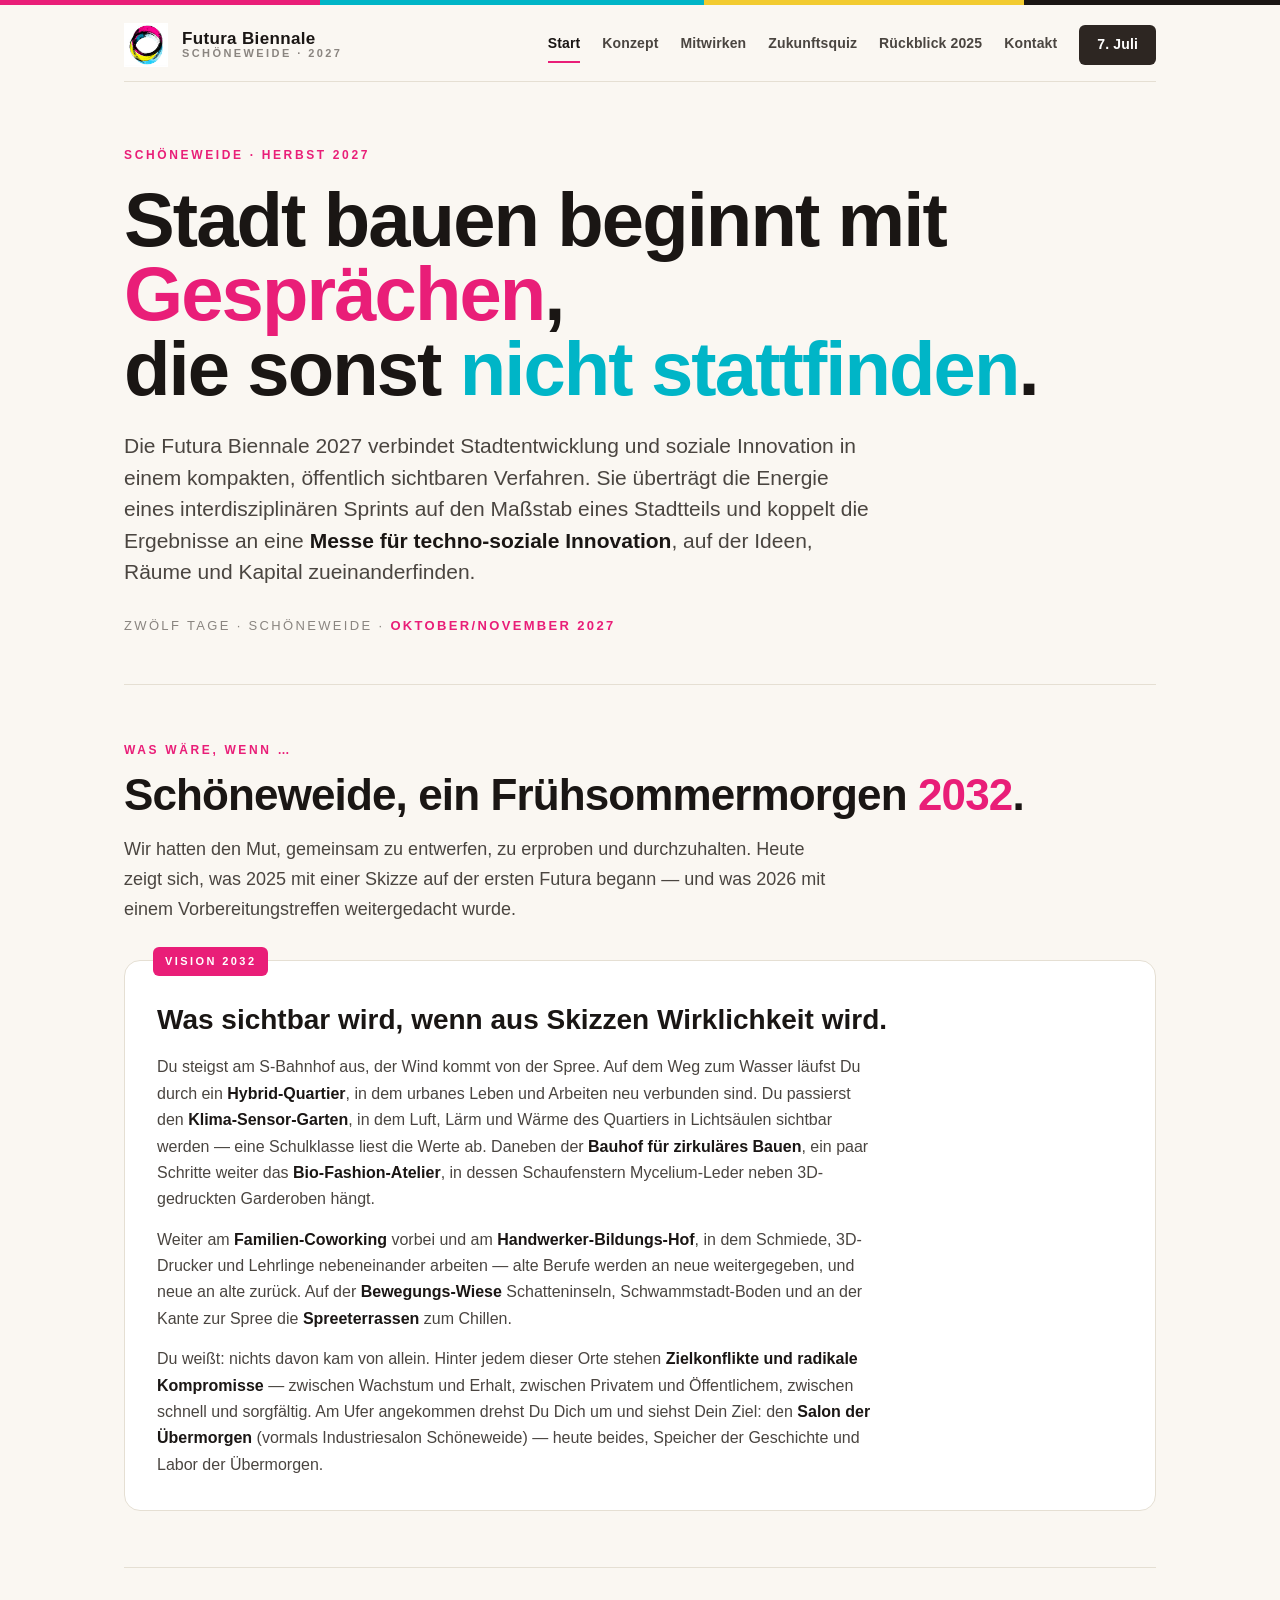
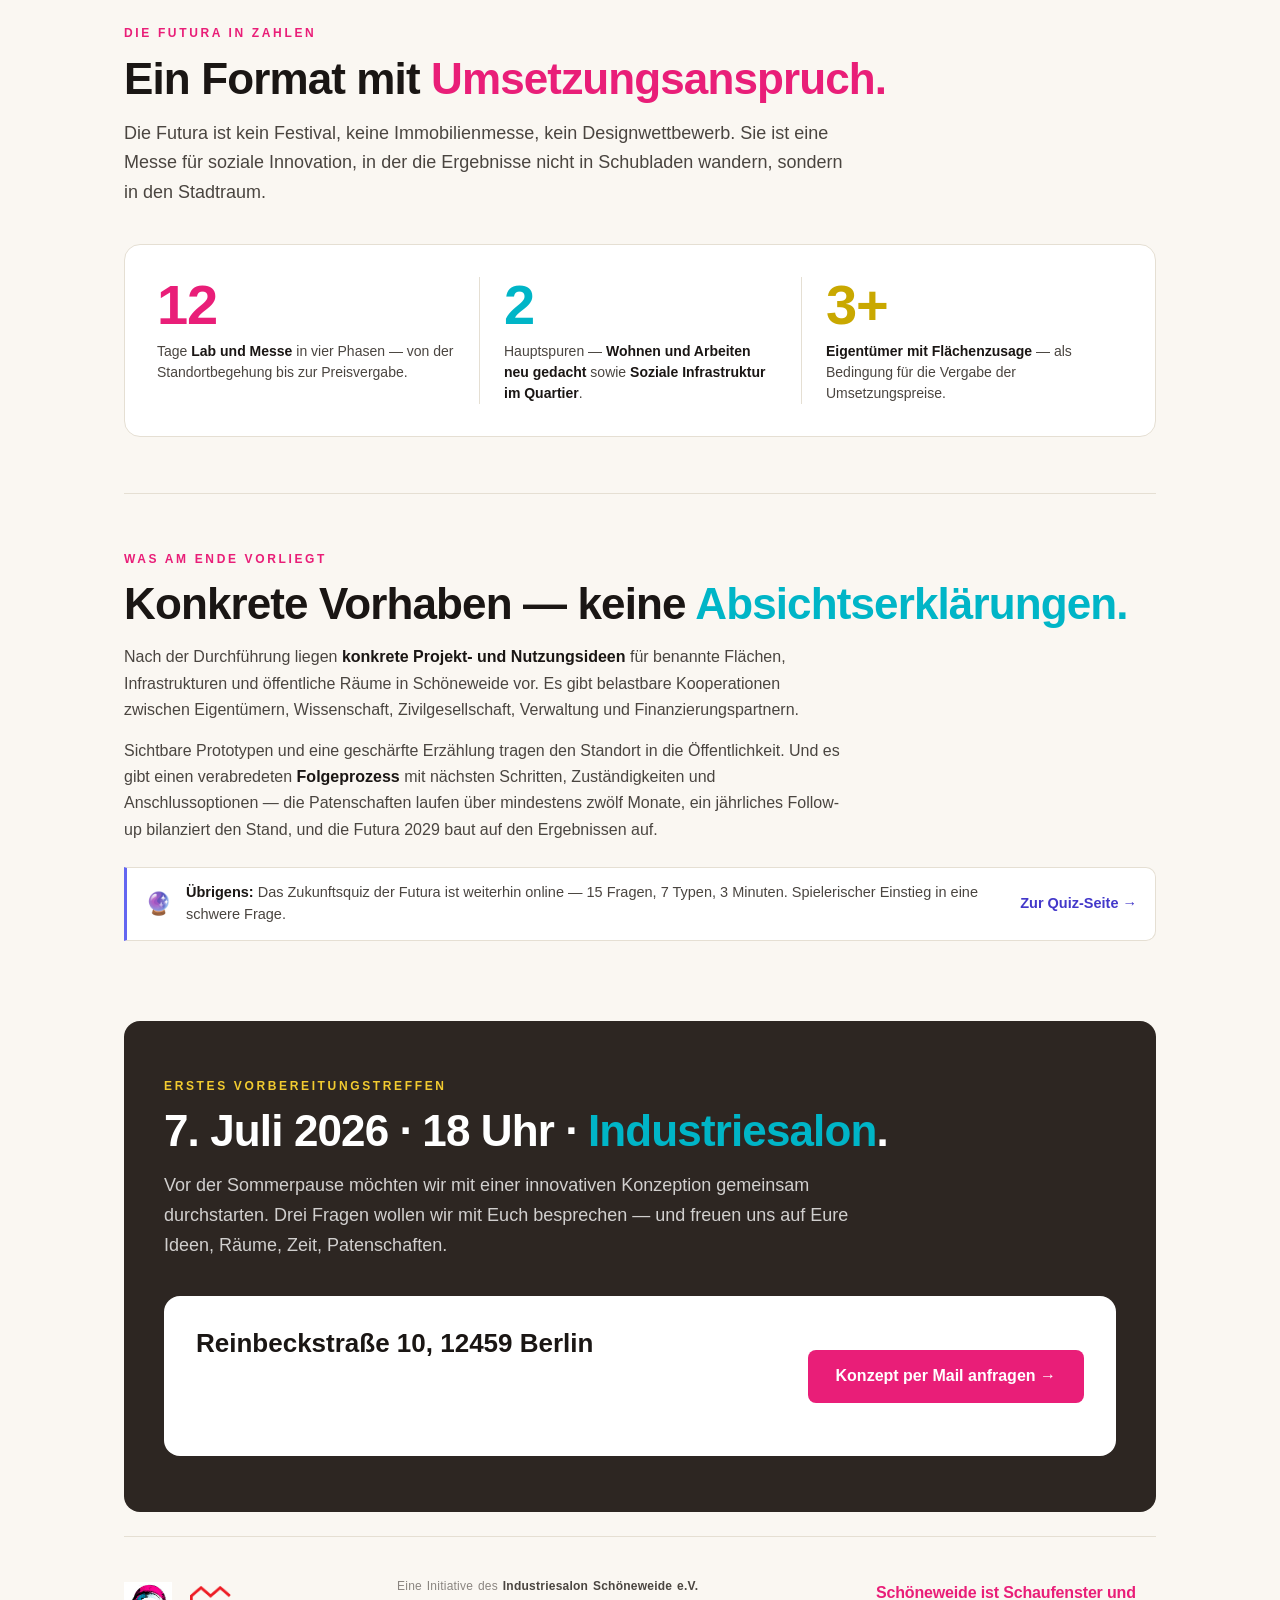
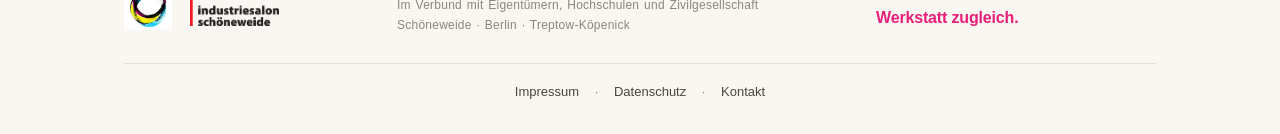
<file: index Kopie.html>
<!DOCTYPE html>
<html lang="de">
<head>
<meta charset="UTF-8">
<meta name="viewport" content="width=device-width, initial-scale=1.0">
<title>Futura Biennale 2027 — Stadt bauen beginnt mit Gesprächen, die sonst nicht stattfinden.</title>
<meta name="description" content="Die Futura Biennale 2027 verbindet Stadtentwicklung und soziale Innovation in Schöneweide. Zwölf Tage Lab und Messe — mit Umsetzungsanspruch.">
<meta property="og:title" content="Futura Biennale 2027">
<meta property="og:description" content="Stadt bauen beginnt mit Gesprächen, die sonst nicht stattfinden. Schöneweide, Herbst 2027.">
<meta property="og:type" content="website">
<link rel="stylesheet" href="styles.css">
</head>
<body>

<div class="holo"></div>

<div class="container">

  <!-- TOPBAR -->
  <header class="topbar">
    <a class="topbar-brand" href="index.html">
      <img class="logo-futura" src="futura_logo.png" alt="Futura Biennale Logo">
      <span class="wordmark">
        <span class="w1">Futura Biennale</span>
        <span class="w2">Schöneweide · 2027</span>
      </span>
    </a>
    <nav class="topnav">
      <a href="index.html" class="active">Start</a>
      <a href="konzept.html">Konzept</a>
      <a href="mitwirken.html">Mitwirken</a>
      <a href="zukunftsquiz.html">Zukunftsquiz</a>
      <a href="rueckblick.html">Rückblick 2025</a>
      <a href="kontakt.html">Kontakt</a>
      <a href="mitwirken.html#treffen" class="cta">7. Juli</a>
    </nav>
  </header>

  <!-- HERO -->
  <section class="hero">
    <div class="eyebrow">Schöneweide · Herbst 2027</div>
    <h1>Stadt bauen beginnt mit <span class="magenta">Gesprächen</span>,<br>die sonst <span class="cyan">nicht stattfinden</span>.</h1>
    <p class="sub">
      Die Futura Biennale 2027 verbindet Stadtentwicklung und soziale Innovation in einem
      kompakten, öffentlich sichtbaren Verfahren. Sie überträgt die Energie eines
      interdisziplinären Sprints auf den Maßstab eines Stadtteils und koppelt die Ergebnisse
      an eine <b>Messe für techno-soziale Innovation</b>, auf der Ideen, Räume und Kapital
      zueinanderfinden.
    </p>
    <div class="hero-meta">Zwölf Tage · Schöneweide · <b>Oktober/November 2027</b></div>
  </section>

  <!-- VISION -->
  <section class="section" id="vision">
    <div class="eyebrow">Was wäre, wenn …</div>
    <h2>Schöneweide, ein Frühsommermorgen <span class="magenta">2032</span>.</h2>
    <p class="lede">
      Wir hatten den Mut, gemeinsam zu entwerfen, zu erproben und durchzuhalten. Heute zeigt
      sich, was 2025 mit einer Skizze auf der ersten Futura begann — und was 2026 mit einem
      Vorbereitungstreffen weitergedacht wurde.
    </p>
    <div class="story">
      <div class="tag">VISION 2032</div>
      <h3>Was sichtbar wird, wenn aus Skizzen Wirklichkeit wird.</h3>
      <p>
        Du steigst am S-Bahnhof aus, der Wind kommt von der Spree. Auf dem Weg zum Wasser
        läufst Du durch ein <b>Hybrid-Quartier</b>, in dem urbanes Leben und Arbeiten neu
        verbunden sind. Du passierst den <b>Klima-Sensor-Garten</b>, in dem Luft, Lärm und
        Wärme des Quartiers in Lichtsäulen sichtbar werden — eine Schulklasse liest die Werte
        ab. Daneben der <b>Bauhof für zirkuläres Bauen</b>, ein paar Schritte weiter das
        <b>Bio-Fashion-Atelier</b>, in dessen Schaufenstern Mycelium-Leder neben
        3D-gedruckten Garderoben hängt.
      </p>
      <p>
        Weiter am <b>Familien-Coworking</b> vorbei und am <b>Handwerker-Bildungs-Hof</b>, in
        dem Schmiede, 3D-Drucker und Lehrlinge nebeneinander arbeiten — alte Berufe werden
        an neue weitergegeben, und neue an alte zurück. Auf der <b>Bewegungs-Wiese</b>
        Schatteninseln, Schwammstadt-Boden und an der Kante zur Spree die
        <b>Spreeterrassen</b> zum Chillen.
      </p>
      <p>
        Du weißt: nichts davon kam von allein. Hinter jedem dieser Orte stehen
        <b>Zielkonflikte und radikale Kompromisse</b> — zwischen Wachstum und Erhalt,
        zwischen Privatem und Öffentlichem, zwischen schnell und sorgfältig. Am Ufer
        angekommen drehst Du Dich um und siehst Dein Ziel: den <b>Salon der Übermorgen</b>
        (vormals Industriesalon Schöneweide) — heute beides, Speicher der Geschichte und
        Labor der Übermorgen.
      </p>
    </div>
  </section>

  <!-- KERNZAHLEN -->
  <section class="section" id="kennzahlen">
    <div class="eyebrow">Die Futura in Zahlen</div>
    <h2>Ein Format mit <span class="magenta">Umsetzungsanspruch.</span></h2>
    <p class="lede">
      Die Futura ist kein Festival, keine Immobilienmesse, kein Designwettbewerb. Sie ist
      eine Messe für soziale Innovation, in der die Ergebnisse nicht in Schubladen wandern,
      sondern in den Stadtraum.
    </p>
    <div class="stats">
      <div class="stat">
        <div class="num">12</div>
        <div class="cap">Tage <b>Lab und Messe</b> in vier Phasen — von der Standortbegehung bis zur Preisvergabe.</div>
      </div>
      <div class="stat">
        <div class="num cyan">2</div>
        <div class="cap">Hauptspuren — <b>Wohnen und Arbeiten neu gedacht</b> sowie <b>Soziale Infrastruktur im Quartier</b>.</div>
      </div>
      <div class="stat">
        <div class="num yellow">3+</div>
        <div class="cap"><b>Eigentümer mit Flächenzusage</b> — als Bedingung für die Vergabe der Umsetzungspreise.</div>
      </div>
    </div>
  </section>

  <!-- WAS BLEIBT -->
  <section class="section" id="was-bleibt">
    <div class="eyebrow">Was am Ende vorliegt</div>
    <h2>Konkrete Vorhaben — keine <span class="cyan">Absichtserklärungen.</span></h2>
    <p>
      Nach der Durchführung liegen <b>konkrete Projekt- und Nutzungsideen</b> für benannte
      Flächen, Infrastrukturen und öffentliche Räume in Schöneweide vor. Es gibt belastbare
      Kooperationen zwischen Eigentümern, Wissenschaft, Zivilgesellschaft, Verwaltung und
      Finanzierungspartnern.
    </p>
    <p>
      Sichtbare Prototypen und eine geschärfte Erzählung tragen den Standort in die
      Öffentlichkeit. Und es gibt einen verabredeten <b>Folgeprozess</b> mit nächsten
      Schritten, Zuständigkeiten und Anschlussoptionen — die Patenschaften laufen über
      mindestens zwölf Monate, ein jährliches Follow-up bilanziert den Stand, und die
      Futura 2029 baut auf den Ergebnissen auf.
    </p>
    <div class="quiz-hint">
      <div class="qh-emoji">🔮</div>
      <div class="qh-text">
        <b>Übrigens:</b> Das Zukunftsquiz der Futura ist weiterhin online — 15 Fragen, 7 Typen, 3 Minuten. Spielerischer Einstieg in eine schwere Frage.
      </div>
      <a href="zukunftsquiz.html">Zur Quiz-Seite →</a>
    </div>
  </section>

  <!-- CTA -->
  <section class="section cta-section" id="cta">
    <div class="eyebrow">Erstes Vorbereitungstreffen</div>
    <h2>7. Juli 2026 · 18 Uhr · <span style="color: var(--cyan);">Industriesalon</span>.</h2>
    <p class="lede">
      Vor der Sommerpause möchten wir mit einer innovativen Konzeption gemeinsam
      durchstarten. Drei Fragen wollen wir mit Euch besprechen — und freuen uns auf Eure
      Ideen, Räume, Zeit, Patenschaften.
    </p>
    <div class="cta-box">
      <div class="cta-box-text">
        <h3>Reinbeckstraße 10, 12459 Berlin</h3>
        <p>
          Drei Fragen, ein Abend — und der Auftakt zur Futura 2027. Wenn Sie nicht können,
          aber interessiert sind: kurze Rückmeldung genügt.
        </p>
      </div>
      <a class="cta-btn" href="mailto:k.burmeister@industriesalon.de?subject=Futura%20Biennale%202027%20Konzept%20Vorbereitungstreffen">Konzept per Mail anfragen →</a>
    </div>
  </section>

  <!-- FOOTER -->
  <footer>
    <div class="footer-row">
      <div class="footer-logos">
        <img class="logo-futura" src="futura_logo.png" alt="Futura Biennale">
        <img class="logo-is" src="industriesalon_logo.png" alt="Industriesalon Schöneweide">
      </div>
      <div class="footer-info">
        Eine Initiative des <b>Industriesalon Schöneweide e.V.</b><br>
        Im Verbund mit Eigentümern, Hochschulen und Zivilgesellschaft<br>
        Schöneweide · Berlin · Treptow-Köpenick
      </div>
      <div class="footer-slogan">Schöneweide ist Schaufenster und Werkstatt zugleich.</div>
    </div>
    <div class="footer-legal">
      <a href="impressum.html">Impressum</a> ·
      <a href="datenschutz.html">Datenschutz</a> ·
      <a href="kontakt.html">Kontakt</a>
    </div>
  </footer>

</div>

</body>
</html>
</file>
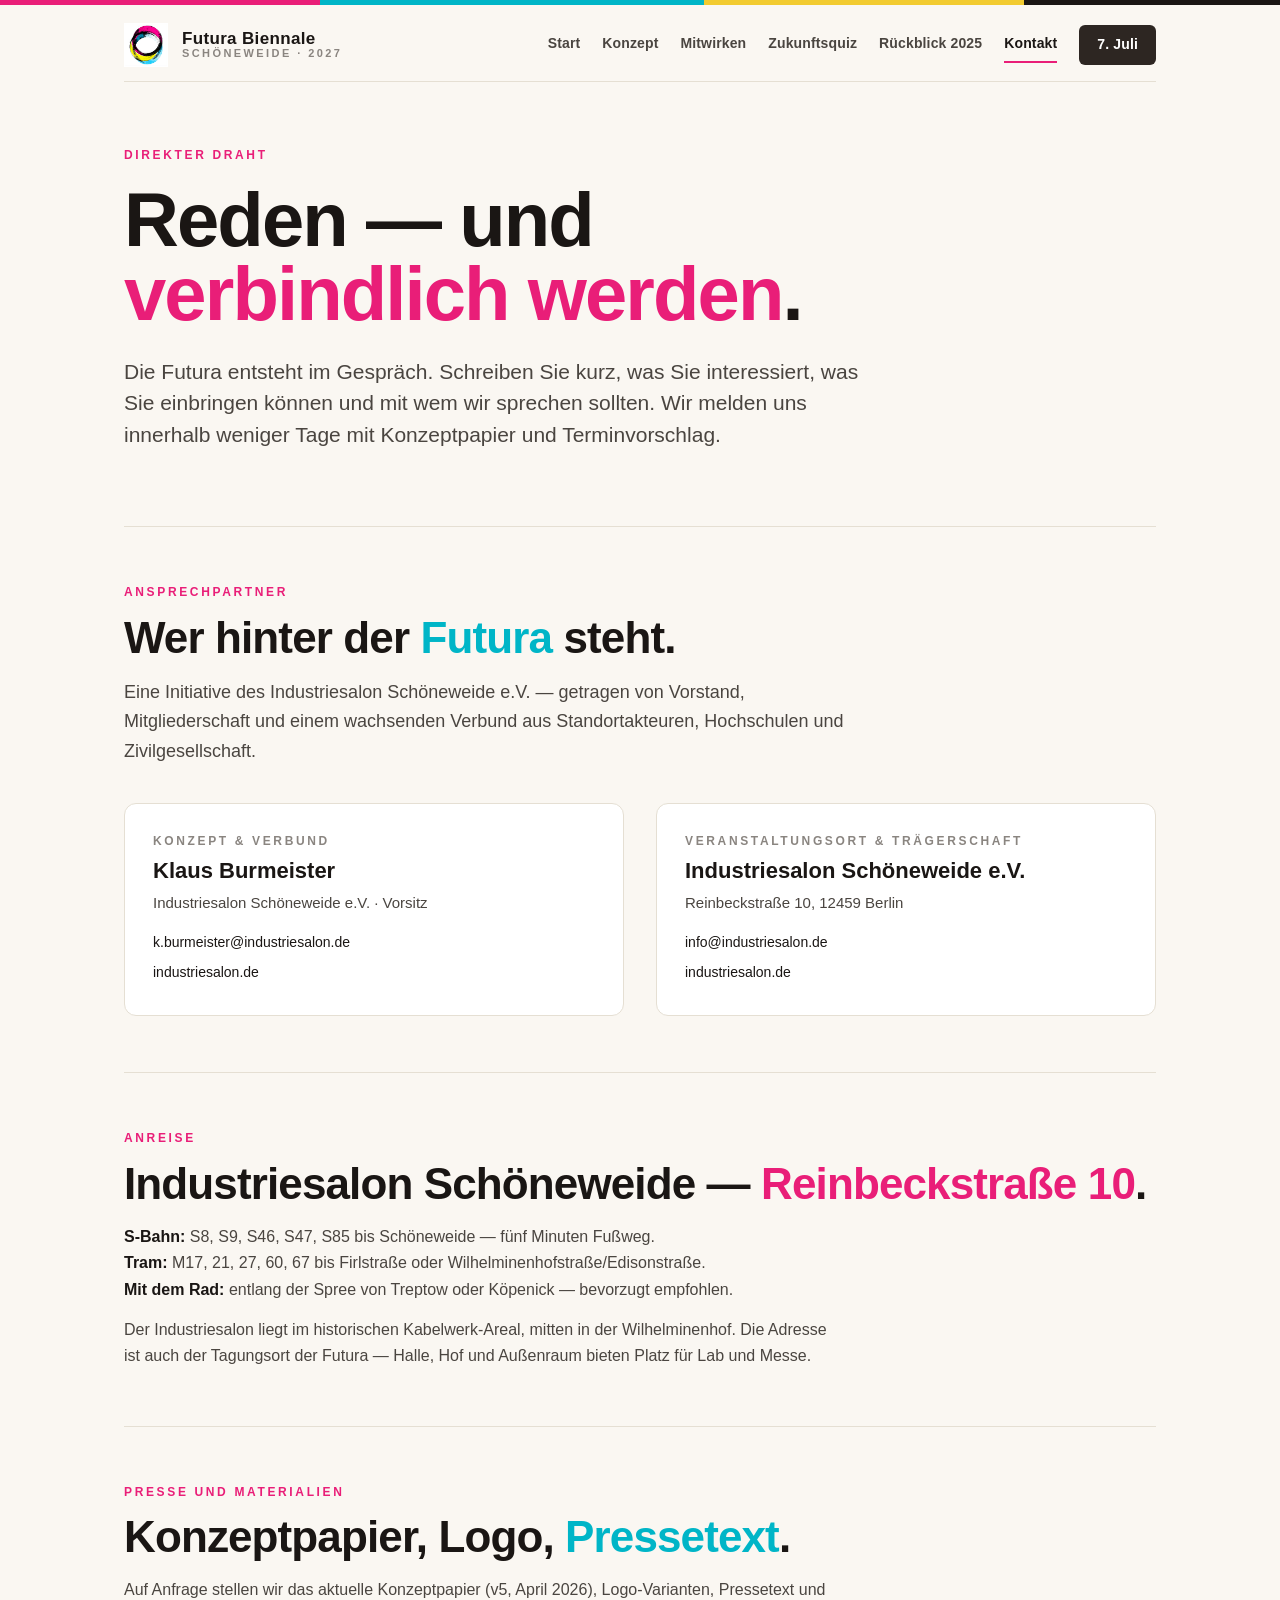
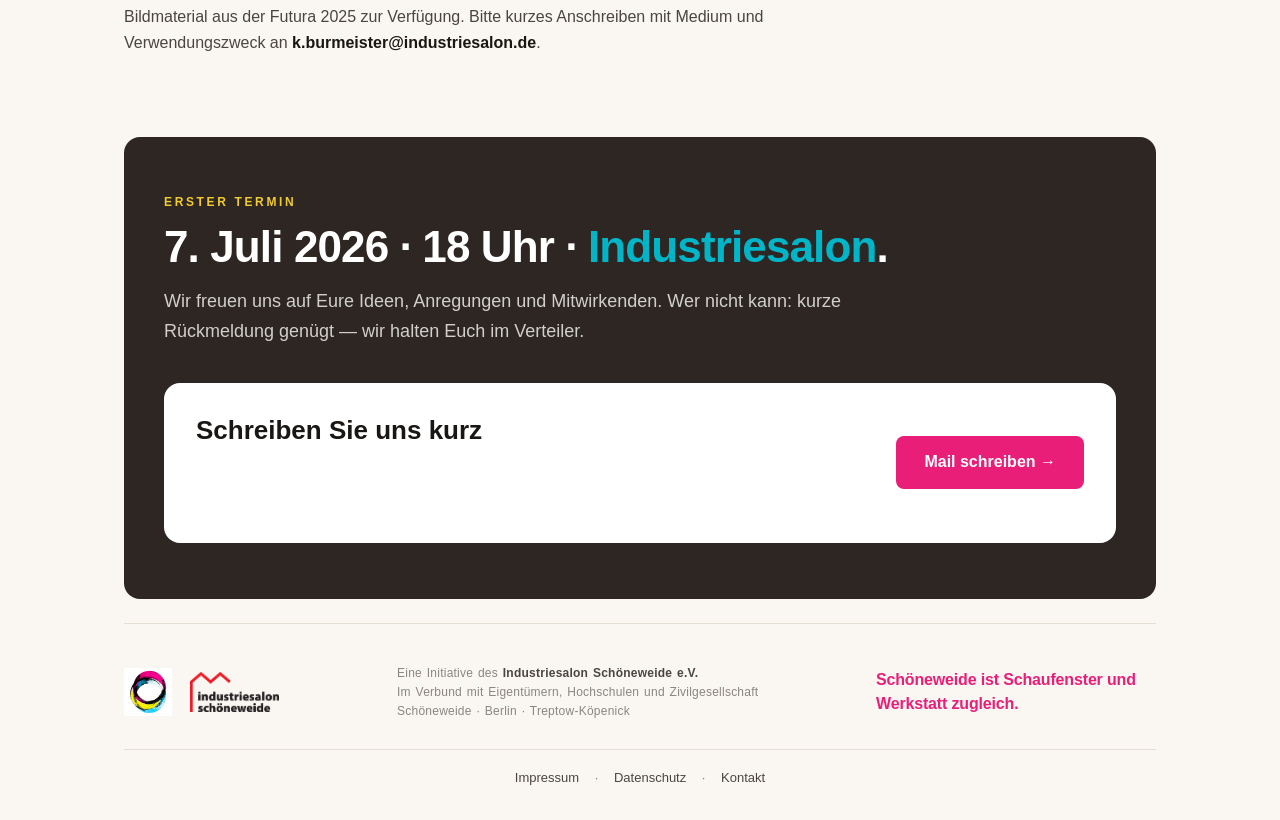
<file: kontakt Kopie.html>
<!DOCTYPE html>
<html lang="de">
<head>
<meta charset="UTF-8">
<meta name="viewport" content="width=device-width, initial-scale=1.0">
<title>Kontakt — Futura Biennale 2027</title>
<meta name="description" content="Kontakt zur Futura Biennale 2027 — Industriesalon Schöneweide e.V., Klaus Burmeister.">
<link rel="stylesheet" href="styles.css">
</head>
<body>

<div class="holo"></div>

<div class="container">

  <header class="topbar">
    <a class="topbar-brand" href="index.html">
      <img class="logo-futura" src="futura_logo.png" alt="Futura Biennale Logo">
      <span class="wordmark">
        <span class="w1">Futura Biennale</span>
        <span class="w2">Schöneweide · 2027</span>
      </span>
    </a>
    <nav class="topnav">
      <a href="index.html">Start</a>
      <a href="konzept.html">Konzept</a>
      <a href="mitwirken.html">Mitwirken</a>
      <a href="zukunftsquiz.html">Zukunftsquiz</a>
      <a href="rueckblick.html">Rückblick 2025</a>
      <a href="kontakt.html" class="active">Kontakt</a>
      <a href="mitwirken.html#treffen" class="cta">7. Juli</a>
    </nav>
  </header>

  <!-- HERO -->
  <section class="hero">
    <div class="eyebrow">Direkter Draht</div>
    <h1>Reden — und<br><span class="magenta">verbindlich werden</span>.</h1>
    <p class="sub">
      Die Futura entsteht im Gespräch. Schreiben Sie kurz, was Sie interessiert, was Sie
      einbringen können und mit wem wir sprechen sollten. Wir melden uns innerhalb weniger
      Tage mit Konzeptpapier und Terminvorschlag.
    </p>
  </section>

  <!-- KONTAKTE -->
  <section class="section" id="kontakte">
    <div class="eyebrow">Ansprechpartner</div>
    <h2>Wer hinter der <span class="cyan">Futura</span> steht.</h2>
    <p class="lede">
      Eine Initiative des Industriesalon Schöneweide e.V. — getragen von Vorstand,
      Mitgliederschaft und einem wachsenden Verbund aus Standortakteuren, Hochschulen und
      Zivilgesellschaft.
    </p>
    <div class="contacts">
      <div class="contact">
        <div class="role-tag">Konzept &amp; Verbund</div>
        <h4>Klaus Burmeister</h4>
        <div class="org">Industriesalon Schöneweide e.V. · Vorsitz</div>
        <a href="mailto:k.burmeister@industriesalon.de">k.burmeister@industriesalon.de</a>
        <a href="https://www.industriesalon.de" target="_blank" rel="noopener">industriesalon.de</a>
      </div>
      <div class="contact">
        <div class="role-tag">Veranstaltungsort &amp; Trägerschaft</div>
        <h4>Industriesalon Schöneweide e.V.</h4>
        <div class="org">Reinbeckstraße 10, 12459 Berlin</div>
        <a href="mailto:info@industriesalon.de">info@industriesalon.de</a>
        <a href="https://www.industriesalon.de" target="_blank" rel="noopener">industriesalon.de</a>
      </div>
    </div>
  </section>

  <!-- ANREISE -->
  <section class="section" id="anreise">
    <div class="eyebrow">Anreise</div>
    <h2>Industriesalon Schöneweide — <span class="magenta">Reinbeckstraße 10</span>.</h2>
    <p>
      <b>S-Bahn:</b> S8, S9, S46, S47, S85 bis Schöneweide — fünf Minuten Fußweg.<br>
      <b>Tram:</b> M17, 21, 27, 60, 67 bis Firlstraße oder Wilhelminenhofstraße/Edisonstraße.<br>
      <b>Mit dem Rad:</b> entlang der Spree von Treptow oder Köpenick — bevorzugt empfohlen.
    </p>
    <p>
      Der Industriesalon liegt im historischen Kabelwerk-Areal, mitten in der Wilhelminenhof.
      Die Adresse ist auch der Tagungsort der Futura — Halle, Hof und Außenraum bieten Platz
      für Lab und Messe.
    </p>
  </section>

  <!-- PRESSE -->
  <section class="section" id="presse">
    <div class="eyebrow">Presse und Materialien</div>
    <h2>Konzeptpapier, Logo, <span class="cyan">Pressetext</span>.</h2>
    <p>
      Auf Anfrage stellen wir das aktuelle Konzeptpapier (v5, April 2026), Logo-Varianten,
      Pressetext und Bildmaterial aus der Futura 2025 zur Verfügung. Bitte kurzes Anschreiben
      mit Medium und Verwendungszweck an <b>k.burmeister@industriesalon.de</b>.
    </p>
  </section>

  <!-- CTA -->
  <section class="section cta-section" id="cta">
    <div class="eyebrow">Erster Termin</div>
    <h2>7. Juli 2026 · 18 Uhr · <span style="color: var(--cyan);">Industriesalon</span>.</h2>
    <p class="lede">
      Wir freuen uns auf Eure Ideen, Anregungen und Mitwirkenden. Wer nicht kann: kurze
      Rückmeldung genügt — wir halten Euch im Verteiler.
    </p>
    <div class="cta-box">
      <div class="cta-box-text">
        <h3>Schreiben Sie uns kurz</h3>
        <p>
          Eine Mail mit drei Sätzen reicht — was interessiert, was möglich ist, mit wem wir
          sprechen sollten.
        </p>
      </div>
      <a class="cta-btn" href="mailto:k.burmeister@industriesalon.de?subject=Futura%20Biennale%202027">Mail schreiben →</a>
    </div>
  </section>

  <!-- FOOTER -->
  <footer>
    <div class="footer-row">
      <div class="footer-logos">
        <img class="logo-futura" src="futura_logo.png" alt="Futura Biennale">
        <img class="logo-is" src="industriesalon_logo.png" alt="Industriesalon Schöneweide">
      </div>
      <div class="footer-info">
        Eine Initiative des <b>Industriesalon Schöneweide e.V.</b><br>
        Im Verbund mit Eigentümern, Hochschulen und Zivilgesellschaft<br>
        Schöneweide · Berlin · Treptow-Köpenick
      </div>
      <div class="footer-slogan">Schöneweide ist Schaufenster und Werkstatt zugleich.</div>
    </div>
    <div class="footer-legal">
      <a href="impressum.html">Impressum</a> ·
      <a href="datenschutz.html">Datenschutz</a> ·
      <a href="kontakt.html">Kontakt</a>
    </div>
  </footer>

</div>

</body>
</html>
</file>
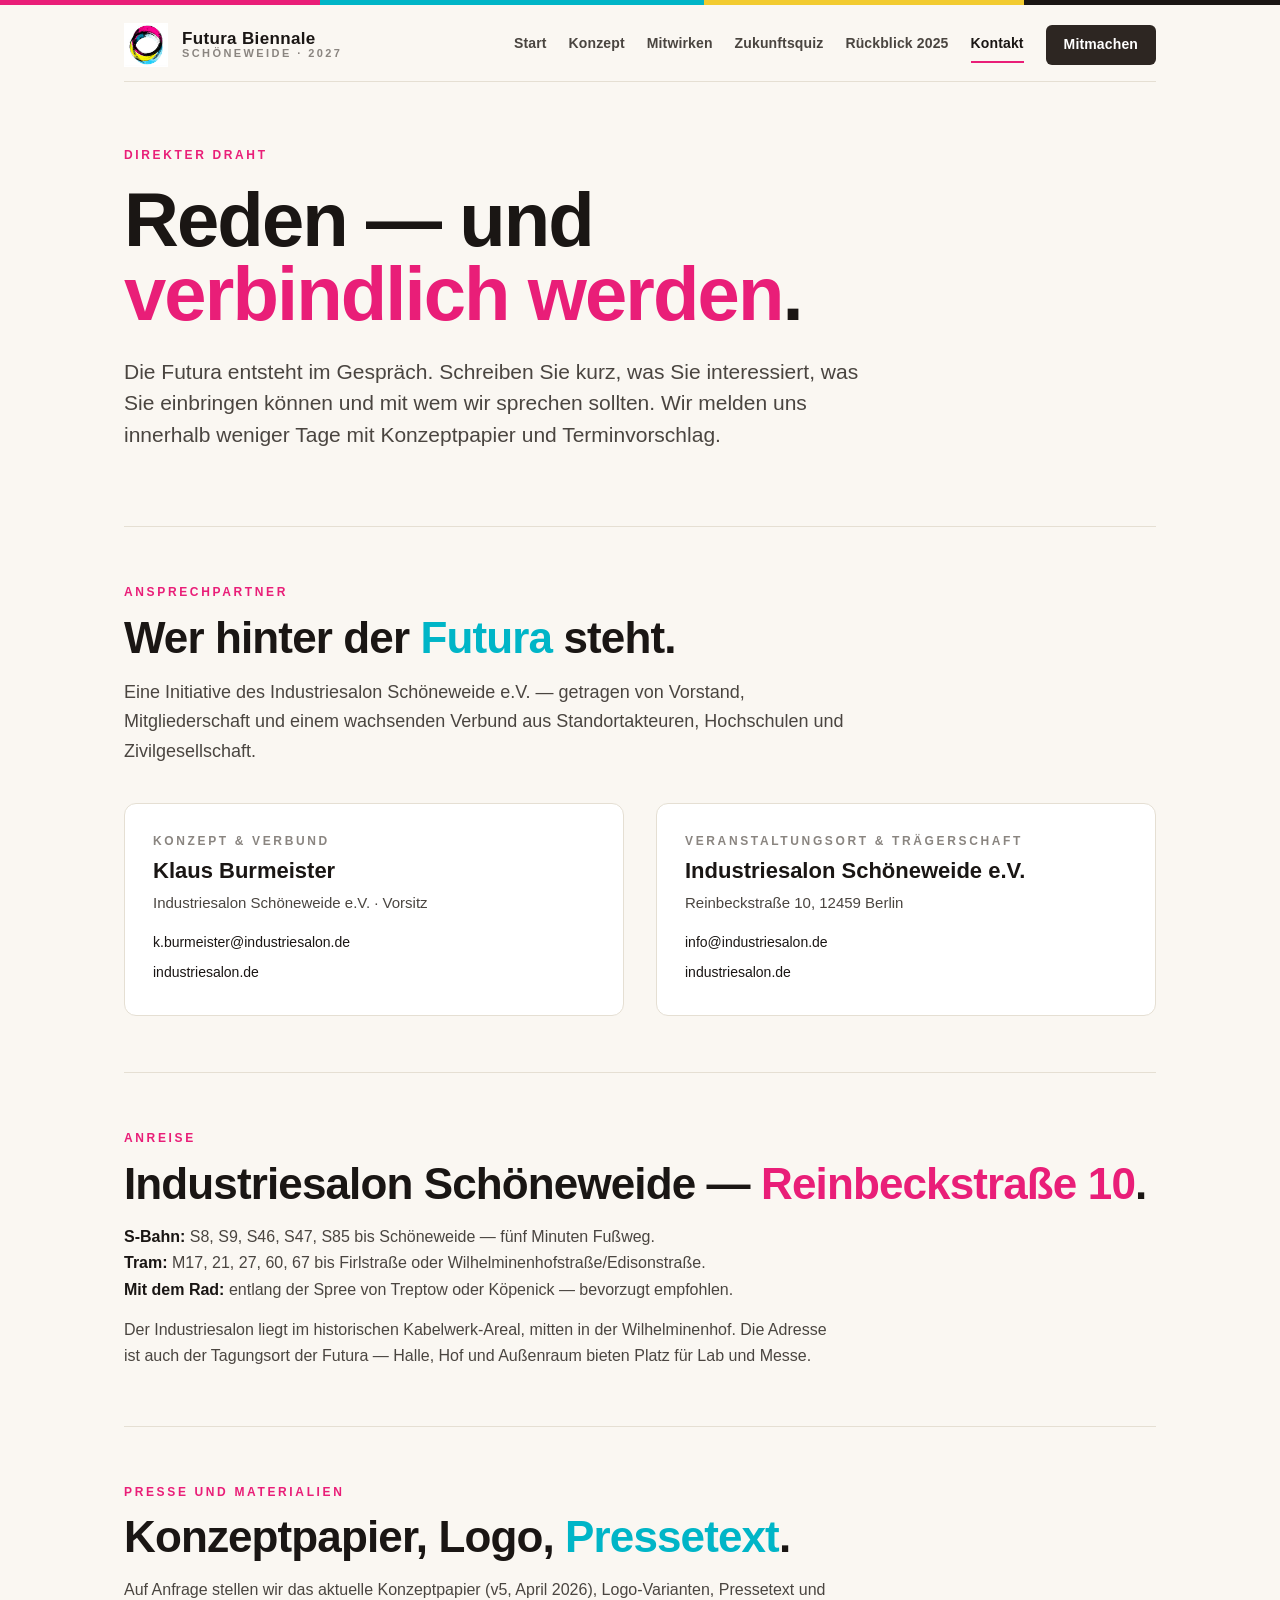
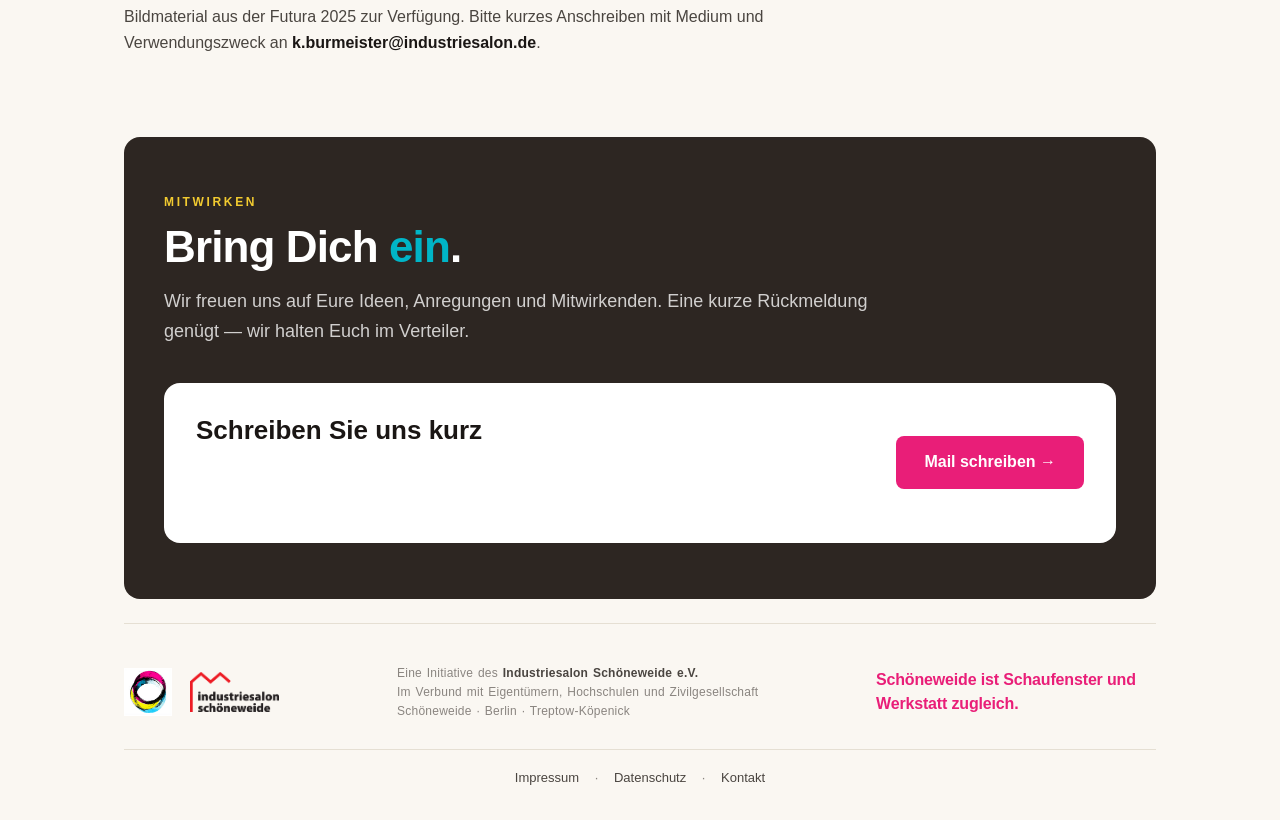
<file: kontakt.html>
<!DOCTYPE html>
<html lang="de">
<head>
<meta charset="UTF-8">
<meta name="viewport" content="width=device-width, initial-scale=1.0">
<title>Kontakt — Futura Biennale 2027</title>
<meta name="description" content="Kontakt zur Futura Biennale 2027 — Industriesalon Schöneweide e.V., Klaus Burmeister.">
<link rel="stylesheet" href="styles.css">
</head>
<body>

<div class="holo"></div>

<div class="container">

  <header class="topbar">
    <a class="topbar-brand" href="index.html">
      <img class="logo-futura" src="futura_logo.png" alt="Futura Biennale Logo">
      <span class="wordmark">
        <span class="w1">Futura Biennale</span>
        <span class="w2">Schöneweide · 2027</span>
      </span>
    </a>
    <nav class="topnav">
      <a href="index.html">Start</a>
      <a href="konzept.html">Konzept</a>
      <a href="mitwirken.html">Mitwirken</a>
      <a href="zukunftsquiz.html">Zukunftsquiz</a>
      <a href="rueckblick.html">Rückblick 2025</a>
      <a href="kontakt.html" class="active">Kontakt</a>
      <a href="mitwirken.html" class="cta">Mitmachen</a>
    </nav>
  </header>

  <!-- HERO -->
  <section class="hero">
    <div class="eyebrow">Direkter Draht</div>
    <h1>Reden — und<br><span class="magenta">verbindlich werden</span>.</h1>
    <p class="sub">
      Die Futura entsteht im Gespräch. Schreiben Sie kurz, was Sie interessiert, was Sie
      einbringen können und mit wem wir sprechen sollten. Wir melden uns innerhalb weniger
      Tage mit Konzeptpapier und Terminvorschlag.
    </p>
  </section>

  <!-- KONTAKTE -->
  <section class="section" id="kontakte">
    <div class="eyebrow">Ansprechpartner</div>
    <h2>Wer hinter der <span class="cyan">Futura</span> steht.</h2>
    <p class="lede">
      Eine Initiative des Industriesalon Schöneweide e.V. — getragen von Vorstand,
      Mitgliederschaft und einem wachsenden Verbund aus Standortakteuren, Hochschulen und
      Zivilgesellschaft.
    </p>
    <div class="contacts">
      <div class="contact">
        <div class="role-tag">Konzept &amp; Verbund</div>
        <h4>Klaus Burmeister</h4>
        <div class="org">Industriesalon Schöneweide e.V. · Vorsitz</div>
        <a href="mailto:k.burmeister@industriesalon.de">k.burmeister@industriesalon.de</a>
        <a href="https://www.industriesalon.de" target="_blank" rel="noopener">industriesalon.de</a>
      </div>
      <div class="contact">
        <div class="role-tag">Veranstaltungsort &amp; Trägerschaft</div>
        <h4>Industriesalon Schöneweide e.V.</h4>
        <div class="org">Reinbeckstraße 10, 12459 Berlin</div>
        <a href="mailto:info@industriesalon.de">info@industriesalon.de</a>
        <a href="https://www.industriesalon.de" target="_blank" rel="noopener">industriesalon.de</a>
      </div>
    </div>
  </section>

  <!-- ANREISE -->
  <section class="section" id="anreise">
    <div class="eyebrow">Anreise</div>
    <h2>Industriesalon Schöneweide — <span class="magenta">Reinbeckstraße 10</span>.</h2>
    <p>
      <b>S-Bahn:</b> S8, S9, S46, S47, S85 bis Schöneweide — fünf Minuten Fußweg.<br>
      <b>Tram:</b> M17, 21, 27, 60, 67 bis Firlstraße oder Wilhelminenhofstraße/Edisonstraße.<br>
      <b>Mit dem Rad:</b> entlang der Spree von Treptow oder Köpenick — bevorzugt empfohlen.
    </p>
    <p>
      Der Industriesalon liegt im historischen Kabelwerk-Areal, mitten in der Wilhelminenhof.
      Die Adresse ist auch der Tagungsort der Futura — Halle, Hof und Außenraum bieten Platz
      für Lab und Messe.
    </p>
  </section>

  <!-- PRESSE -->
  <section class="section" id="presse">
    <div class="eyebrow">Presse und Materialien</div>
    <h2>Konzeptpapier, Logo, <span class="cyan">Pressetext</span>.</h2>
    <p>
      Auf Anfrage stellen wir das aktuelle Konzeptpapier (v5, April 2026), Logo-Varianten,
      Pressetext und Bildmaterial aus der Futura 2025 zur Verfügung. Bitte kurzes Anschreiben
      mit Medium und Verwendungszweck an <b>k.burmeister@industriesalon.de</b>.
    </p>
  </section>

  <!-- CTA -->
  <section class="section cta-section" id="cta">
    <div class="eyebrow">Mitwirken</div>
    <h2>Bring Dich <span style="color: var(--cyan);">ein</span>.</h2>
    <p class="lede">
      Wir freuen uns auf Eure Ideen, Anregungen und Mitwirkenden. Eine kurze Rückmeldung
      genügt — wir halten Euch im Verteiler.
    </p>
    <div class="cta-box">
      <div class="cta-box-text">
        <h3>Schreiben Sie uns kurz</h3>
        <p>
          Eine Mail mit drei Sätzen reicht — was interessiert, was möglich ist, mit wem wir
          sprechen sollten.
        </p>
      </div>
      <a class="cta-btn" href="mailto:k.burmeister@industriesalon.de?subject=Futura%20Biennale%202027">Mail schreiben →</a>
    </div>
  </section>

  <!-- FOOTER -->
  <footer>
    <div class="footer-row">
      <div class="footer-logos">
        <img class="logo-futura" src="futura_logo.png" alt="Futura Biennale">
        <img class="logo-is" src="industriesalon_logo.png" alt="Industriesalon Schöneweide">
      </div>
      <div class="footer-info">
        Eine Initiative des <b>Industriesalon Schöneweide e.V.</b><br>
        Im Verbund mit Eigentümern, Hochschulen und Zivilgesellschaft<br>
        Schöneweide · Berlin · Treptow-Köpenick
      </div>
      <div class="footer-slogan">Schöneweide ist Schaufenster und Werkstatt zugleich.</div>
    </div>
    <div class="footer-legal">
      <a href="impressum.html">Impressum</a> ·
      <a href="datenschutz.html">Datenschutz</a> ·
      <a href="kontakt.html">Kontakt</a>
    </div>
  </footer>

</div>

</body>
</html>
</file>
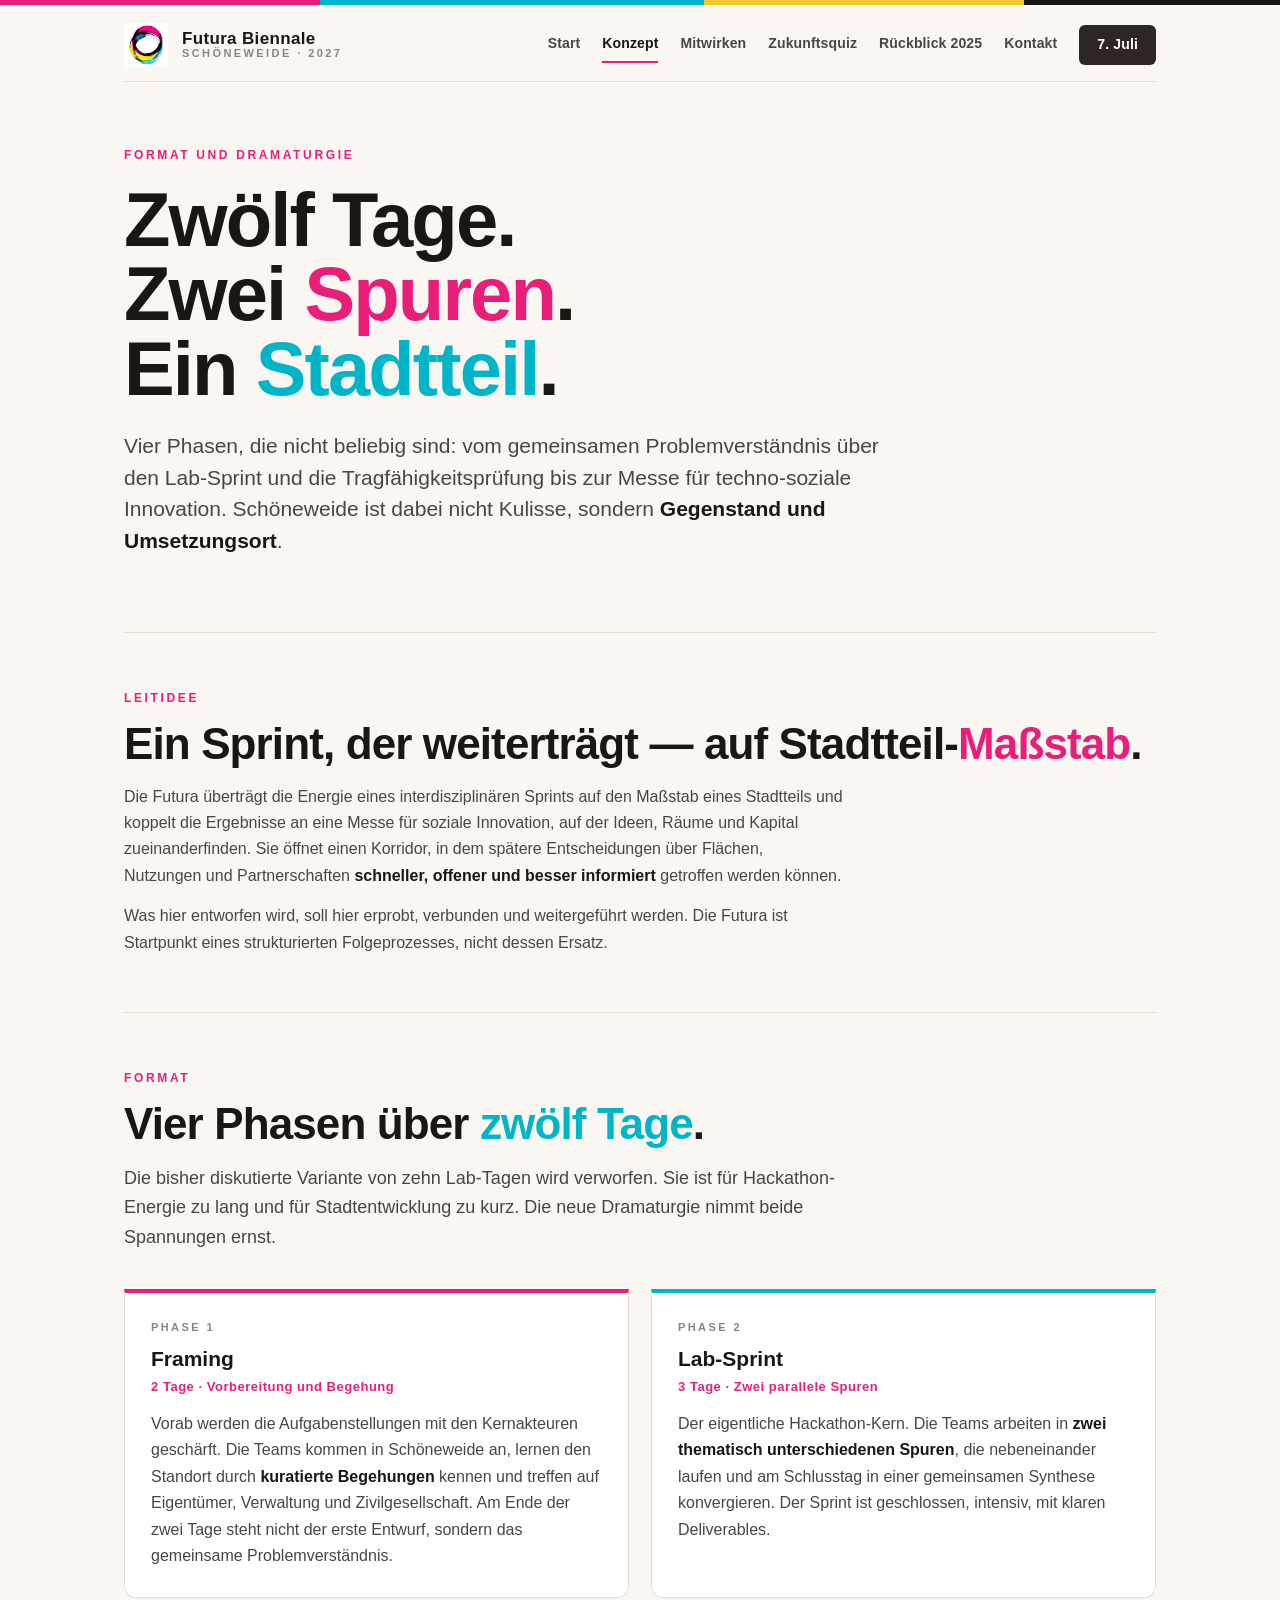
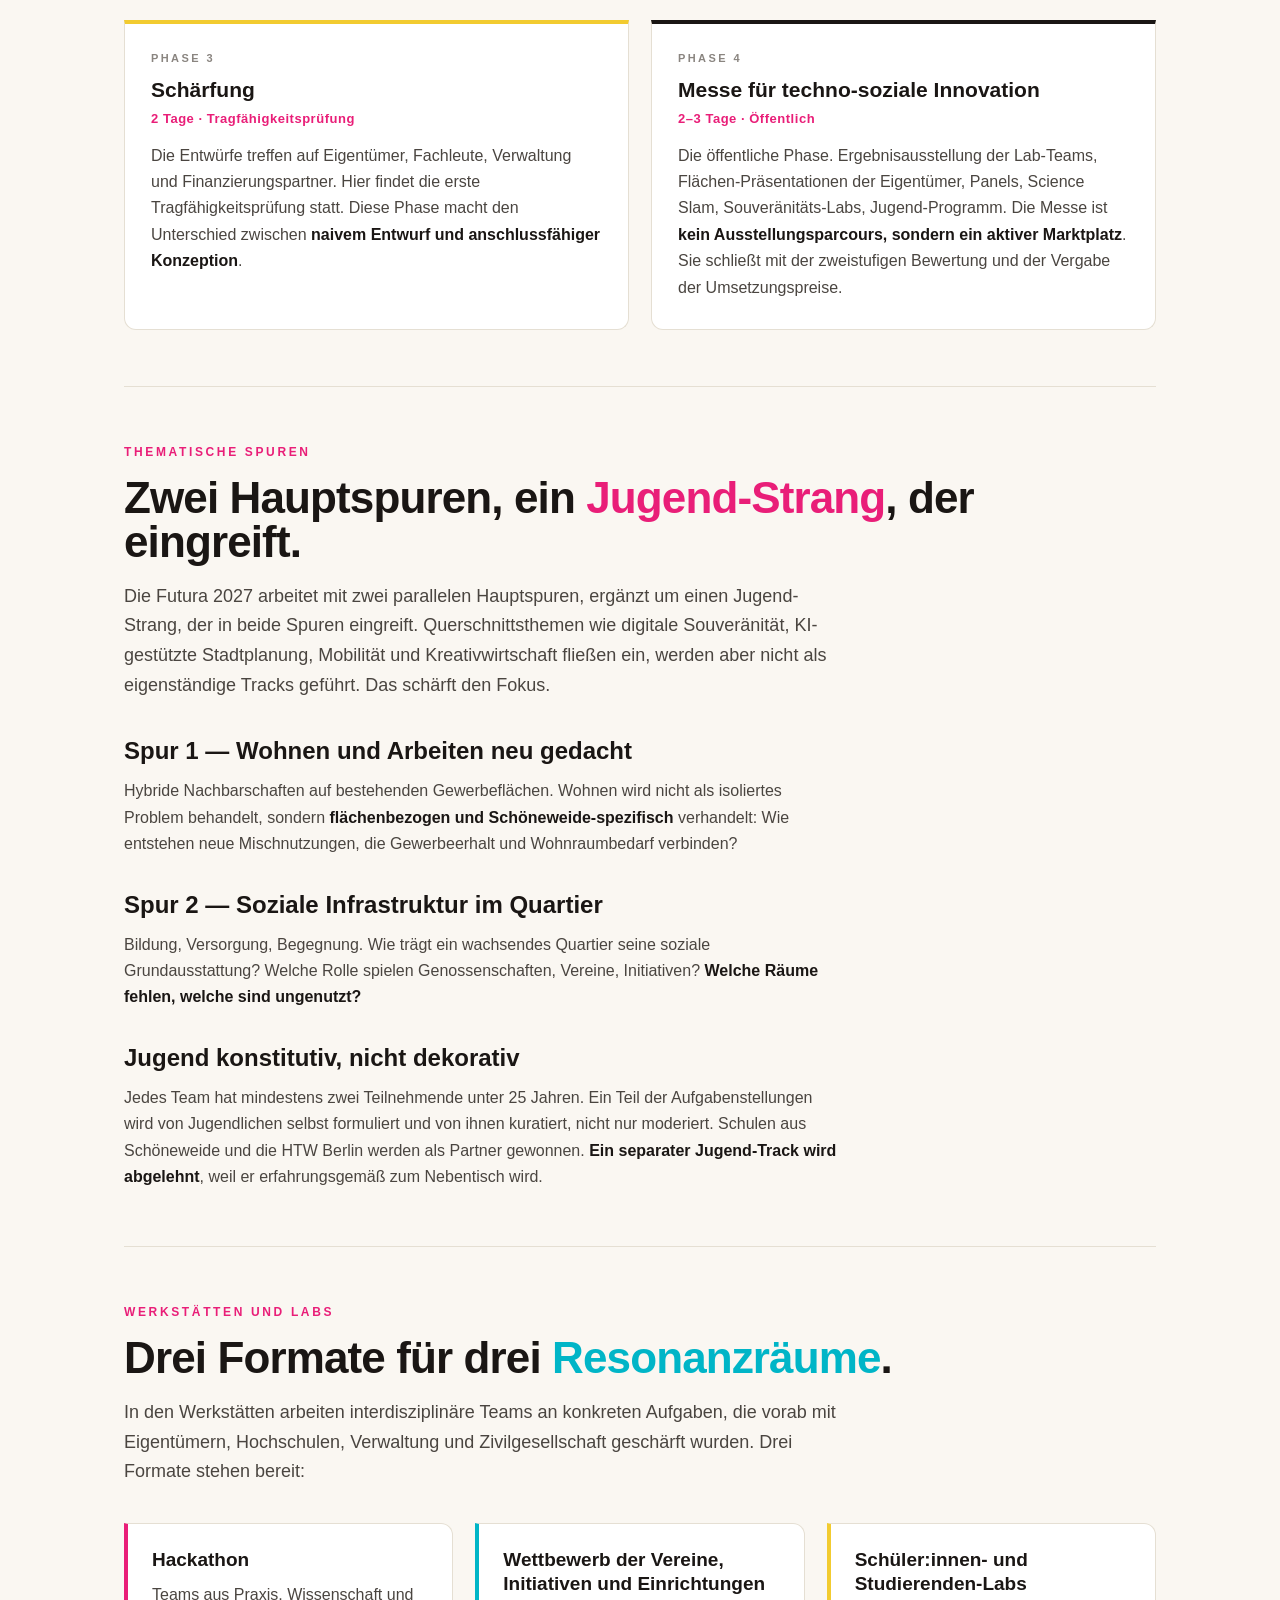
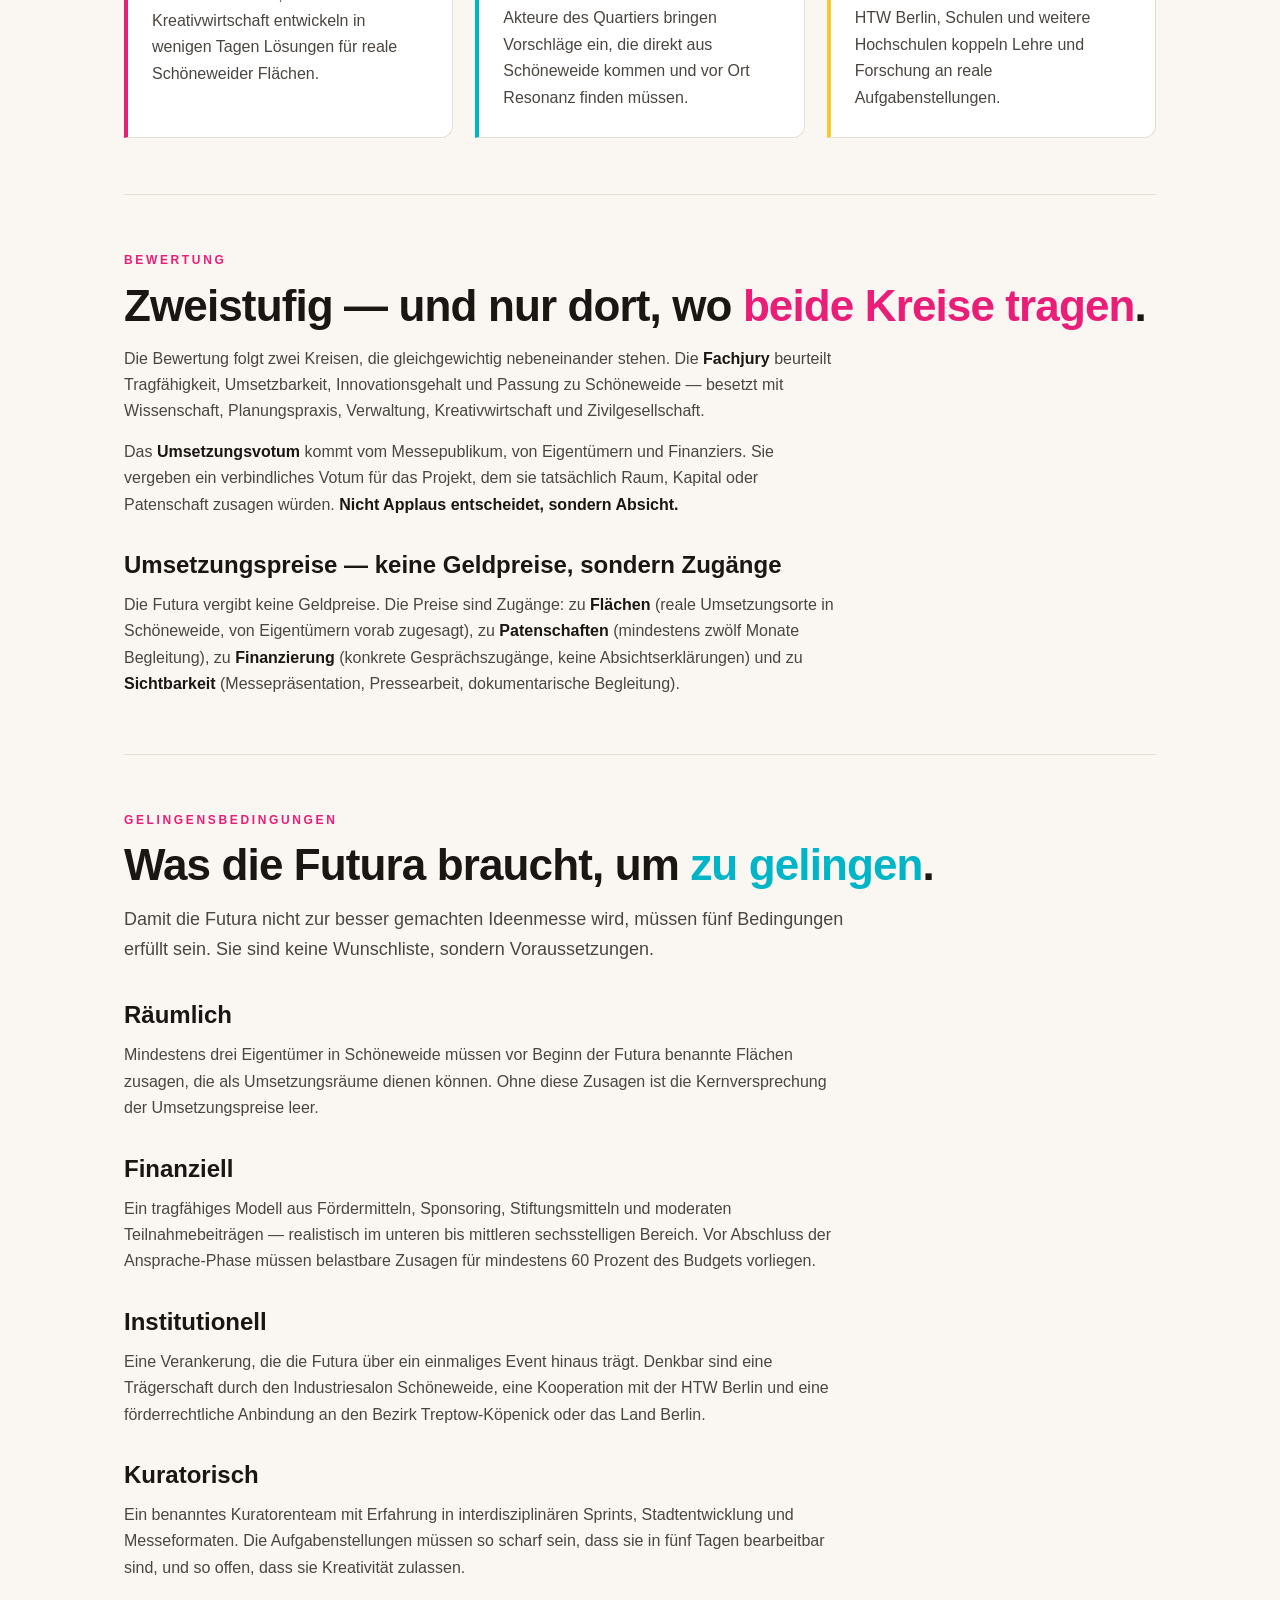
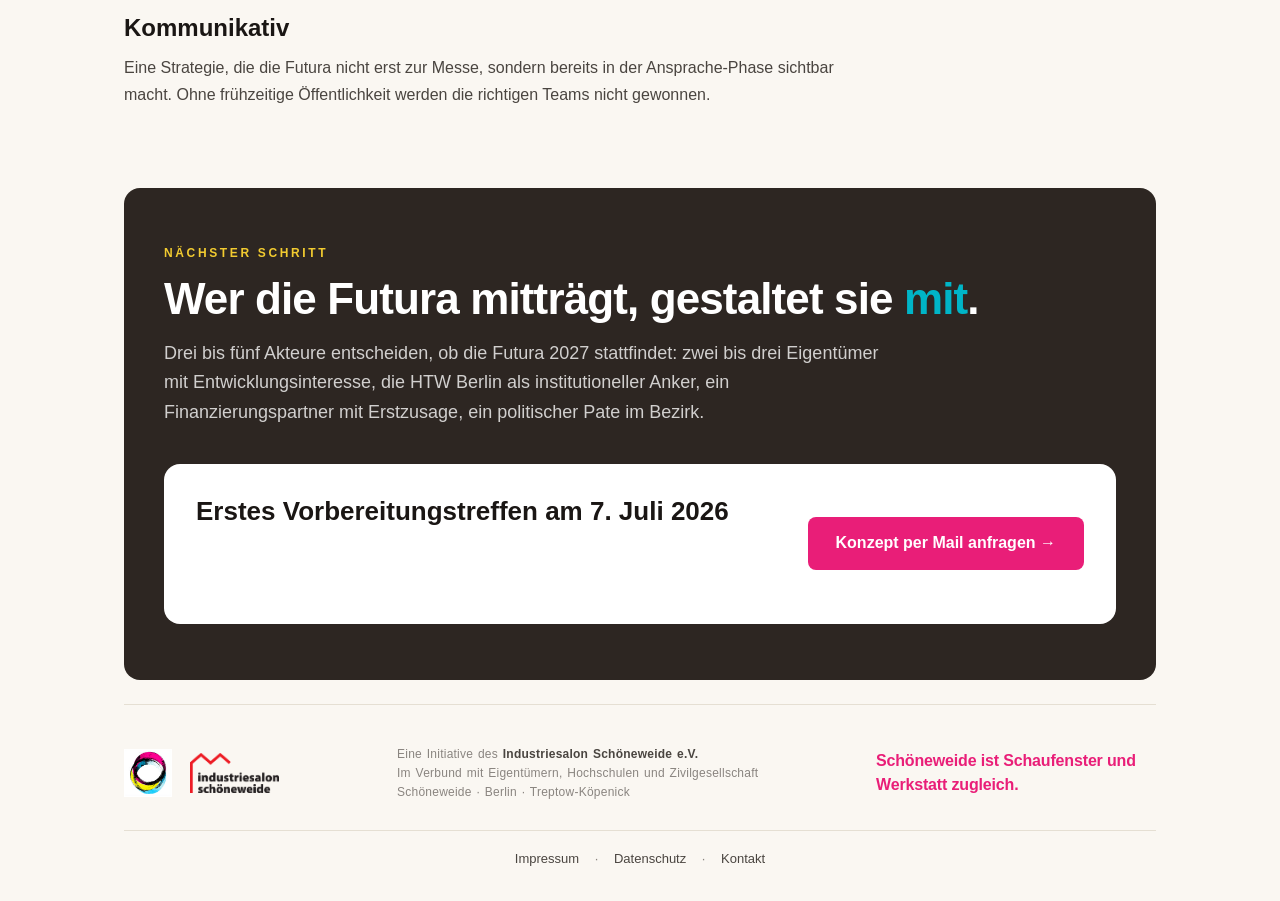
<file: konzept Kopie.html>
<!DOCTYPE html>
<html lang="de">
<head>
<meta charset="UTF-8">
<meta name="viewport" content="width=device-width, initial-scale=1.0">
<title>Konzept — Futura Biennale 2027</title>
<meta name="description" content="Vier Phasen, zwei Spuren, zweistufige Bewertung — das Format der Futura Biennale 2027 im Detail.">
<link rel="stylesheet" href="styles.css">
</head>
<body>

<div class="holo"></div>

<div class="container">

  <header class="topbar">
    <a class="topbar-brand" href="index.html">
      <img class="logo-futura" src="futura_logo.png" alt="Futura Biennale Logo">
      <span class="wordmark">
        <span class="w1">Futura Biennale</span>
        <span class="w2">Schöneweide · 2027</span>
      </span>
    </a>
    <nav class="topnav">
      <a href="index.html">Start</a>
      <a href="konzept.html" class="active">Konzept</a>
      <a href="mitwirken.html">Mitwirken</a>
      <a href="zukunftsquiz.html">Zukunftsquiz</a>
      <a href="rueckblick.html">Rückblick 2025</a>
      <a href="kontakt.html">Kontakt</a>
      <a href="mitwirken.html#treffen" class="cta">7. Juli</a>
    </nav>
  </header>

  <!-- HERO -->
  <section class="hero">
    <div class="eyebrow">Format und Dramaturgie</div>
    <h1>Zwölf Tage.<br>Zwei <span class="magenta">Spuren</span>.<br>Ein <span class="cyan">Stadtteil</span>.</h1>
    <p class="sub">
      Vier Phasen, die nicht beliebig sind: vom gemeinsamen Problemverständnis über den
      Lab-Sprint und die Tragfähigkeitsprüfung bis zur Messe für techno-soziale Innovation.
      Schöneweide ist dabei nicht Kulisse, sondern <b>Gegenstand und Umsetzungsort</b>.
    </p>
  </section>

  <!-- LEITIDEE -->
  <section class="section" id="leitidee">
    <div class="eyebrow">Leitidee</div>
    <h2>Ein Sprint, der weiterträgt — auf Stadtteil-<span class="magenta">Maßstab</span>.</h2>
    <p>
      Die Futura überträgt die Energie eines interdisziplinären Sprints auf den Maßstab eines
      Stadtteils und koppelt die Ergebnisse an eine Messe für soziale Innovation, auf der
      Ideen, Räume und Kapital zueinanderfinden. Sie öffnet einen Korridor, in dem spätere
      Entscheidungen über Flächen, Nutzungen und Partnerschaften <b>schneller, offener und
      besser informiert</b> getroffen werden können.
    </p>
    <p>
      Was hier entworfen wird, soll hier erprobt, verbunden und weitergeführt werden. Die
      Futura ist Startpunkt eines strukturierten Folgeprozesses, nicht dessen Ersatz.
    </p>
  </section>

  <!-- 4 PHASEN -->
  <section class="section" id="phasen">
    <div class="eyebrow">Format</div>
    <h2>Vier Phasen über <span class="cyan">zwölf Tage</span>.</h2>
    <p class="lede">
      Die bisher diskutierte Variante von zehn Lab-Tagen wird verworfen. Sie ist für
      Hackathon-Energie zu lang und für Stadtentwicklung zu kurz. Die neue Dramaturgie nimmt
      beide Spannungen ernst.
    </p>
    <div class="phases">
      <div class="phase">
        <div class="tag">Phase 1</div>
        <h4>Framing</h4>
        <div class="duration">2 Tage · Vorbereitung und Begehung</div>
        <p>
          Vorab werden die Aufgabenstellungen mit den Kernakteuren geschärft. Die Teams
          kommen in Schöneweide an, lernen den Standort durch <b>kuratierte Begehungen</b>
          kennen und treffen auf Eigentümer, Verwaltung und Zivilgesellschaft. Am Ende der
          zwei Tage steht nicht der erste Entwurf, sondern das gemeinsame Problemverständnis.
        </p>
      </div>
      <div class="phase">
        <div class="tag">Phase 2</div>
        <h4>Lab-Sprint</h4>
        <div class="duration">3 Tage · Zwei parallele Spuren</div>
        <p>
          Der eigentliche Hackathon-Kern. Die Teams arbeiten in <b>zwei thematisch
          unterschiedenen Spuren</b>, die nebeneinander laufen und am Schlusstag in einer
          gemeinsamen Synthese konvergieren. Der Sprint ist geschlossen, intensiv, mit
          klaren Deliverables.
        </p>
      </div>
      <div class="phase">
        <div class="tag">Phase 3</div>
        <h4>Schärfung</h4>
        <div class="duration">2 Tage · Tragfähigkeitsprüfung</div>
        <p>
          Die Entwürfe treffen auf Eigentümer, Fachleute, Verwaltung und Finanzierungspartner.
          Hier findet die erste Tragfähigkeitsprüfung statt. Diese Phase macht den
          Unterschied zwischen <b>naivem Entwurf und anschlussfähiger Konzeption</b>.
        </p>
      </div>
      <div class="phase">
        <div class="tag">Phase 4</div>
        <h4>Messe für techno-soziale Innovation</h4>
        <div class="duration">2–3 Tage · Öffentlich</div>
        <p>
          Die öffentliche Phase. Ergebnisausstellung der Lab-Teams, Flächen-Präsentationen
          der Eigentümer, Panels, Science Slam, Souveränitäts-Labs, Jugend-Programm. Die
          Messe ist <b>kein Ausstellungsparcours, sondern ein aktiver Marktplatz</b>. Sie
          schließt mit der zweistufigen Bewertung und der Vergabe der Umsetzungspreise.
        </p>
      </div>
    </div>
  </section>

  <!-- SPUREN -->
  <section class="section" id="spuren">
    <div class="eyebrow">Thematische Spuren</div>
    <h2>Zwei Hauptspuren, ein <span class="magenta">Jugend-Strang</span>, der eingreift.</h2>
    <p class="lede">
      Die Futura 2027 arbeitet mit zwei parallelen Hauptspuren, ergänzt um einen
      Jugend-Strang, der in beide Spuren eingreift. Querschnittsthemen wie digitale
      Souveränität, KI-gestützte Stadtplanung, Mobilität und Kreativwirtschaft fließen ein,
      werden aber nicht als eigenständige Tracks geführt. Das schärft den Fokus.
    </p>

    <h3 class="subhead">Spur 1 — Wohnen und Arbeiten neu gedacht</h3>
    <p>
      Hybride Nachbarschaften auf bestehenden Gewerbeflächen. Wohnen wird nicht als
      isoliertes Problem behandelt, sondern <b>flächenbezogen und Schöneweide-spezifisch</b>
      verhandelt: Wie entstehen neue Mischnutzungen, die Gewerbeerhalt und Wohnraumbedarf
      verbinden?
    </p>

    <h3 class="subhead">Spur 2 — Soziale Infrastruktur im Quartier</h3>
    <p>
      Bildung, Versorgung, Begegnung. Wie trägt ein wachsendes Quartier seine soziale
      Grundausstattung? Welche Rolle spielen Genossenschaften, Vereine, Initiativen?
      <b>Welche Räume fehlen, welche sind ungenutzt?</b>
    </p>

    <h3 class="subhead">Jugend konstitutiv, nicht dekorativ</h3>
    <p>
      Jedes Team hat mindestens zwei Teilnehmende unter 25 Jahren. Ein Teil der
      Aufgabenstellungen wird von Jugendlichen selbst formuliert und von ihnen kuratiert,
      nicht nur moderiert. Schulen aus Schöneweide und die HTW Berlin werden als Partner
      gewonnen. <b>Ein separater Jugend-Track wird abgelehnt</b>, weil er erfahrungsgemäß
      zum Nebentisch wird.
    </p>
  </section>

  <!-- WERKSTATT-FORMATE -->
  <section class="section" id="werkstaetten">
    <div class="eyebrow">Werkstätten und Labs</div>
    <h2>Drei Formate für drei <span class="cyan">Resonanzräume</span>.</h2>
    <p class="lede">
      In den Werkstätten arbeiten interdisziplinäre Teams an konkreten Aufgaben, die vorab
      mit Eigentümern, Hochschulen, Verwaltung und Zivilgesellschaft geschärft wurden. Drei
      Formate stehen bereit:
    </p>
    <div class="formats">
      <div class="format">
        <h4>Hackathon</h4>
        <p>
          Teams aus Praxis, Wissenschaft und Kreativwirtschaft entwickeln in wenigen Tagen
          Lösungen für reale Schöneweider Flächen.
        </p>
      </div>
      <div class="format">
        <h4>Wettbewerb der Vereine, Initiativen und Einrichtungen</h4>
        <p>
          Akteure des Quartiers bringen Vorschläge ein, die direkt aus Schöneweide kommen
          und vor Ort Resonanz finden müssen.
        </p>
      </div>
      <div class="format">
        <h4>Schüler:innen- und Studierenden-Labs</h4>
        <p>
          HTW Berlin, Schulen und weitere Hochschulen koppeln Lehre und Forschung an reale
          Aufgabenstellungen.
        </p>
      </div>
    </div>
  </section>

  <!-- BEWERTUNG & PREISE -->
  <section class="section" id="bewertung">
    <div class="eyebrow">Bewertung</div>
    <h2>Zweistufig — und nur dort, wo <span class="magenta">beide Kreise tragen</span>.</h2>
    <p>
      Die Bewertung folgt zwei Kreisen, die gleichgewichtig nebeneinander stehen. Die
      <b>Fachjury</b> beurteilt Tragfähigkeit, Umsetzbarkeit, Innovationsgehalt und Passung
      zu Schöneweide — besetzt mit Wissenschaft, Planungspraxis, Verwaltung,
      Kreativwirtschaft und Zivilgesellschaft.
    </p>
    <p>
      Das <b>Umsetzungsvotum</b> kommt vom Messepublikum, von Eigentümern und Finanziers. Sie
      vergeben ein verbindliches Votum für das Projekt, dem sie tatsächlich Raum, Kapital
      oder Patenschaft zusagen würden. <b>Nicht Applaus entscheidet, sondern Absicht.</b>
    </p>

    <h3 class="subhead">Umsetzungspreise — keine Geldpreise, sondern Zugänge</h3>
    <p>
      Die Futura vergibt keine Geldpreise. Die Preise sind Zugänge: zu <b>Flächen</b> (reale
      Umsetzungsorte in Schöneweide, von Eigentümern vorab zugesagt), zu
      <b>Patenschaften</b> (mindestens zwölf Monate Begleitung), zu <b>Finanzierung</b>
      (konkrete Gesprächszugänge, keine Absichtserklärungen) und zu <b>Sichtbarkeit</b>
      (Messepräsentation, Pressearbeit, dokumentarische Begleitung).
    </p>
  </section>

  <!-- GELINGENSBEDINGUNGEN -->
  <section class="section" id="gelingen">
    <div class="eyebrow">Gelingensbedingungen</div>
    <h2>Was die Futura braucht, um <span class="cyan">zu gelingen</span>.</h2>
    <p class="lede">
      Damit die Futura nicht zur besser gemachten Ideenmesse wird, müssen fünf Bedingungen
      erfüllt sein. Sie sind keine Wunschliste, sondern Voraussetzungen.
    </p>

    <h3 class="subhead">Räumlich</h3>
    <p>
      Mindestens drei Eigentümer in Schöneweide müssen vor Beginn der Futura benannte
      Flächen zusagen, die als Umsetzungsräume dienen können. Ohne diese Zusagen ist die
      Kernversprechung der Umsetzungspreise leer.
    </p>

    <h3 class="subhead">Finanziell</h3>
    <p>
      Ein tragfähiges Modell aus Fördermitteln, Sponsoring, Stiftungsmitteln und moderaten
      Teilnahmebeiträgen — realistisch im unteren bis mittleren sechsstelligen Bereich. Vor
      Abschluss der Ansprache-Phase müssen belastbare Zusagen für mindestens 60 Prozent des
      Budgets vorliegen.
    </p>

    <h3 class="subhead">Institutionell</h3>
    <p>
      Eine Verankerung, die die Futura über ein einmaliges Event hinaus trägt. Denkbar sind
      eine Trägerschaft durch den Industriesalon Schöneweide, eine Kooperation mit der HTW
      Berlin und eine förderrechtliche Anbindung an den Bezirk Treptow-Köpenick oder das
      Land Berlin.
    </p>

    <h3 class="subhead">Kuratorisch</h3>
    <p>
      Ein benanntes Kuratorenteam mit Erfahrung in interdisziplinären Sprints,
      Stadtentwicklung und Messeformaten. Die Aufgabenstellungen müssen so scharf sein, dass
      sie in fünf Tagen bearbeitbar sind, und so offen, dass sie Kreativität zulassen.
    </p>

    <h3 class="subhead">Kommunikativ</h3>
    <p>
      Eine Strategie, die die Futura nicht erst zur Messe, sondern bereits in der
      Ansprache-Phase sichtbar macht. Ohne frühzeitige Öffentlichkeit werden die richtigen
      Teams nicht gewonnen.
    </p>
  </section>

  <!-- CTA -->
  <section class="section cta-section" id="cta">
    <div class="eyebrow">Nächster Schritt</div>
    <h2>Wer die Futura mitträgt, gestaltet sie <span style="color: var(--cyan);">mit</span>.</h2>
    <p class="lede">
      Drei bis fünf Akteure entscheiden, ob die Futura 2027 stattfindet: zwei bis drei
      Eigentümer mit Entwicklungsinteresse, die HTW Berlin als institutioneller Anker, ein
      Finanzierungspartner mit Erstzusage, ein politischer Pate im Bezirk.
    </p>
    <div class="cta-box">
      <div class="cta-box-text">
        <h3>Erstes Vorbereitungstreffen am 7. Juli 2026</h3>
        <p>
          Drei Fragen, ein Abend — und der Auftakt zur Futura 2027. Reinbeckstraße 10,
          12459 Berlin, 18 Uhr.
        </p>
      </div>
      <a class="cta-btn" href="mailto:k.burmeister@industriesalon.de?subject=Futura%20Biennale%202027%20Konzept%20Vorbereitungstreffen">Konzept per Mail anfragen →</a>
    </div>
  </section>

  <!-- FOOTER -->
  <footer>
    <div class="footer-row">
      <div class="footer-logos">
        <img class="logo-futura" src="futura_logo.png" alt="Futura Biennale">
        <img class="logo-is" src="industriesalon_logo.png" alt="Industriesalon Schöneweide">
      </div>
      <div class="footer-info">
        Eine Initiative des <b>Industriesalon Schöneweide e.V.</b><br>
        Im Verbund mit Eigentümern, Hochschulen und Zivilgesellschaft<br>
        Schöneweide · Berlin · Treptow-Köpenick
      </div>
      <div class="footer-slogan">Schöneweide ist Schaufenster und Werkstatt zugleich.</div>
    </div>
    <div class="footer-legal">
      <a href="impressum.html">Impressum</a> ·
      <a href="datenschutz.html">Datenschutz</a> ·
      <a href="kontakt.html">Kontakt</a>
    </div>
  </footer>

</div>

</body>
</html>
</file>
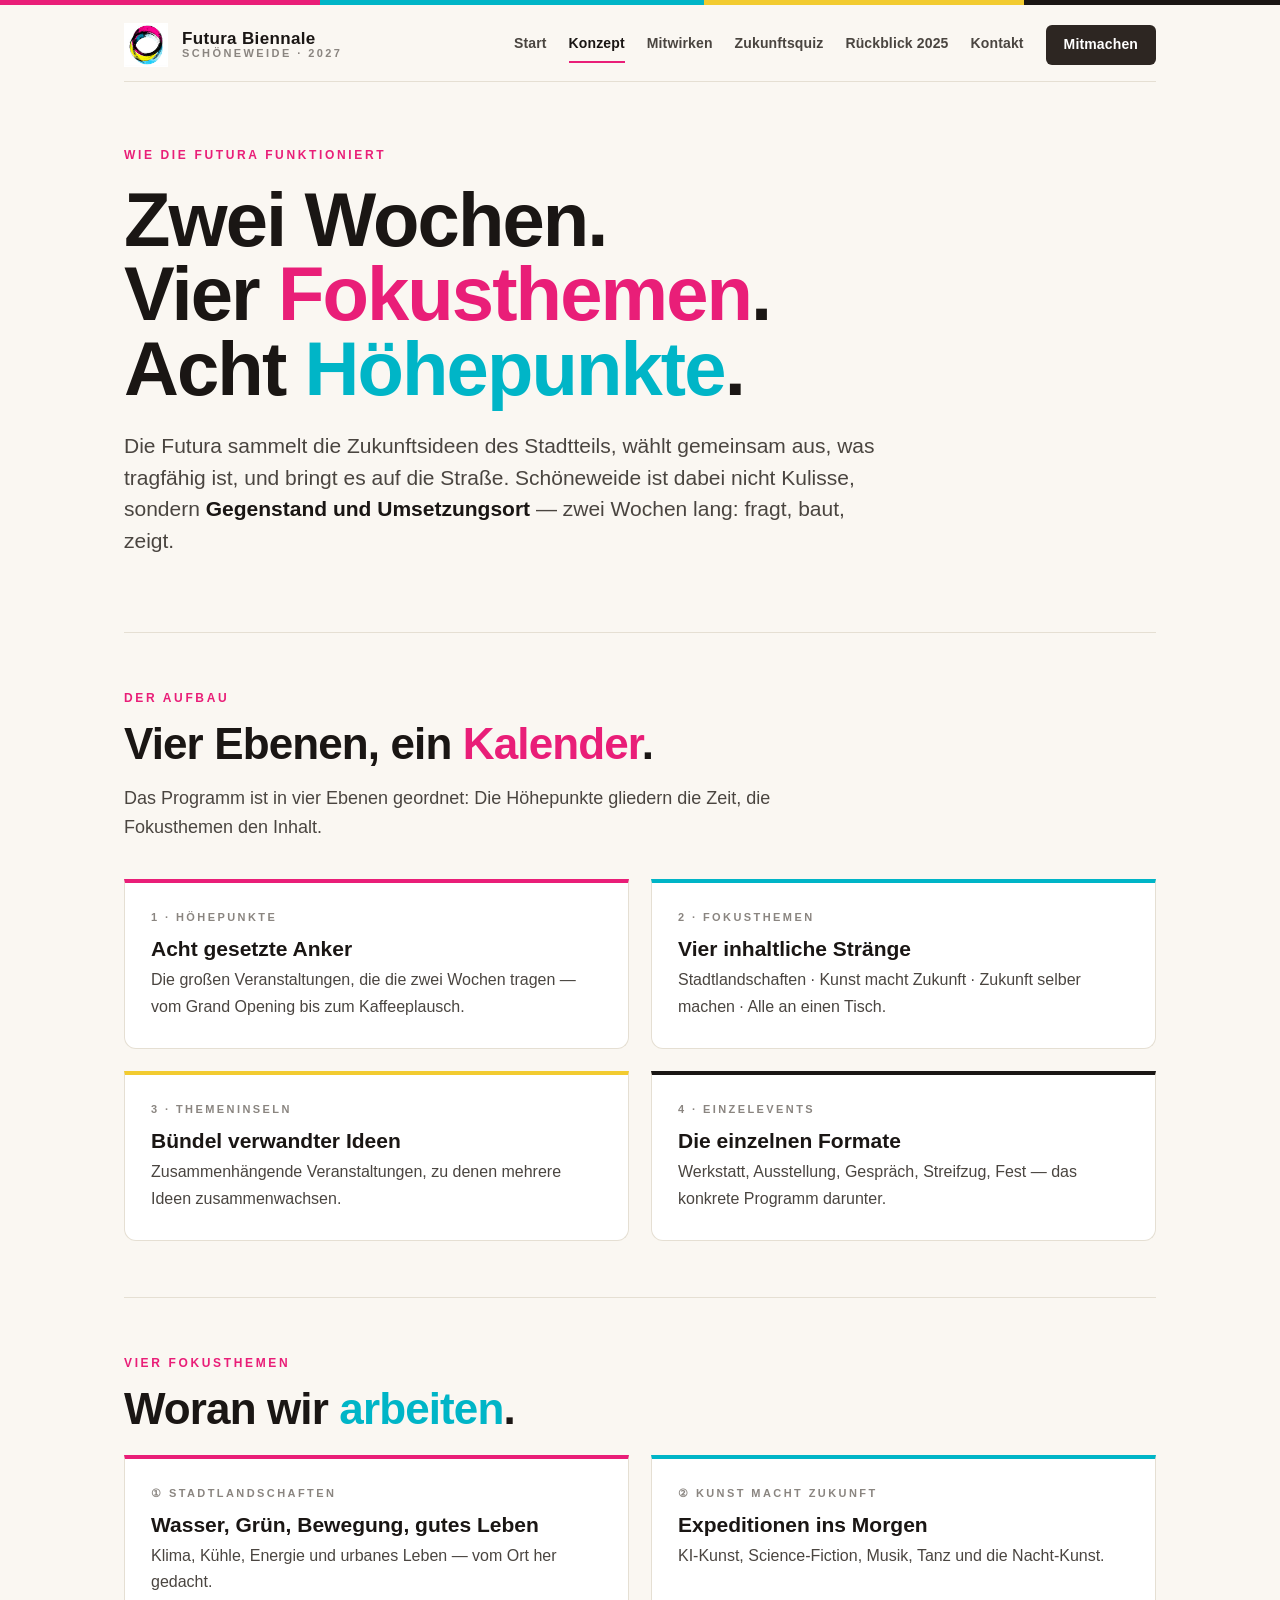
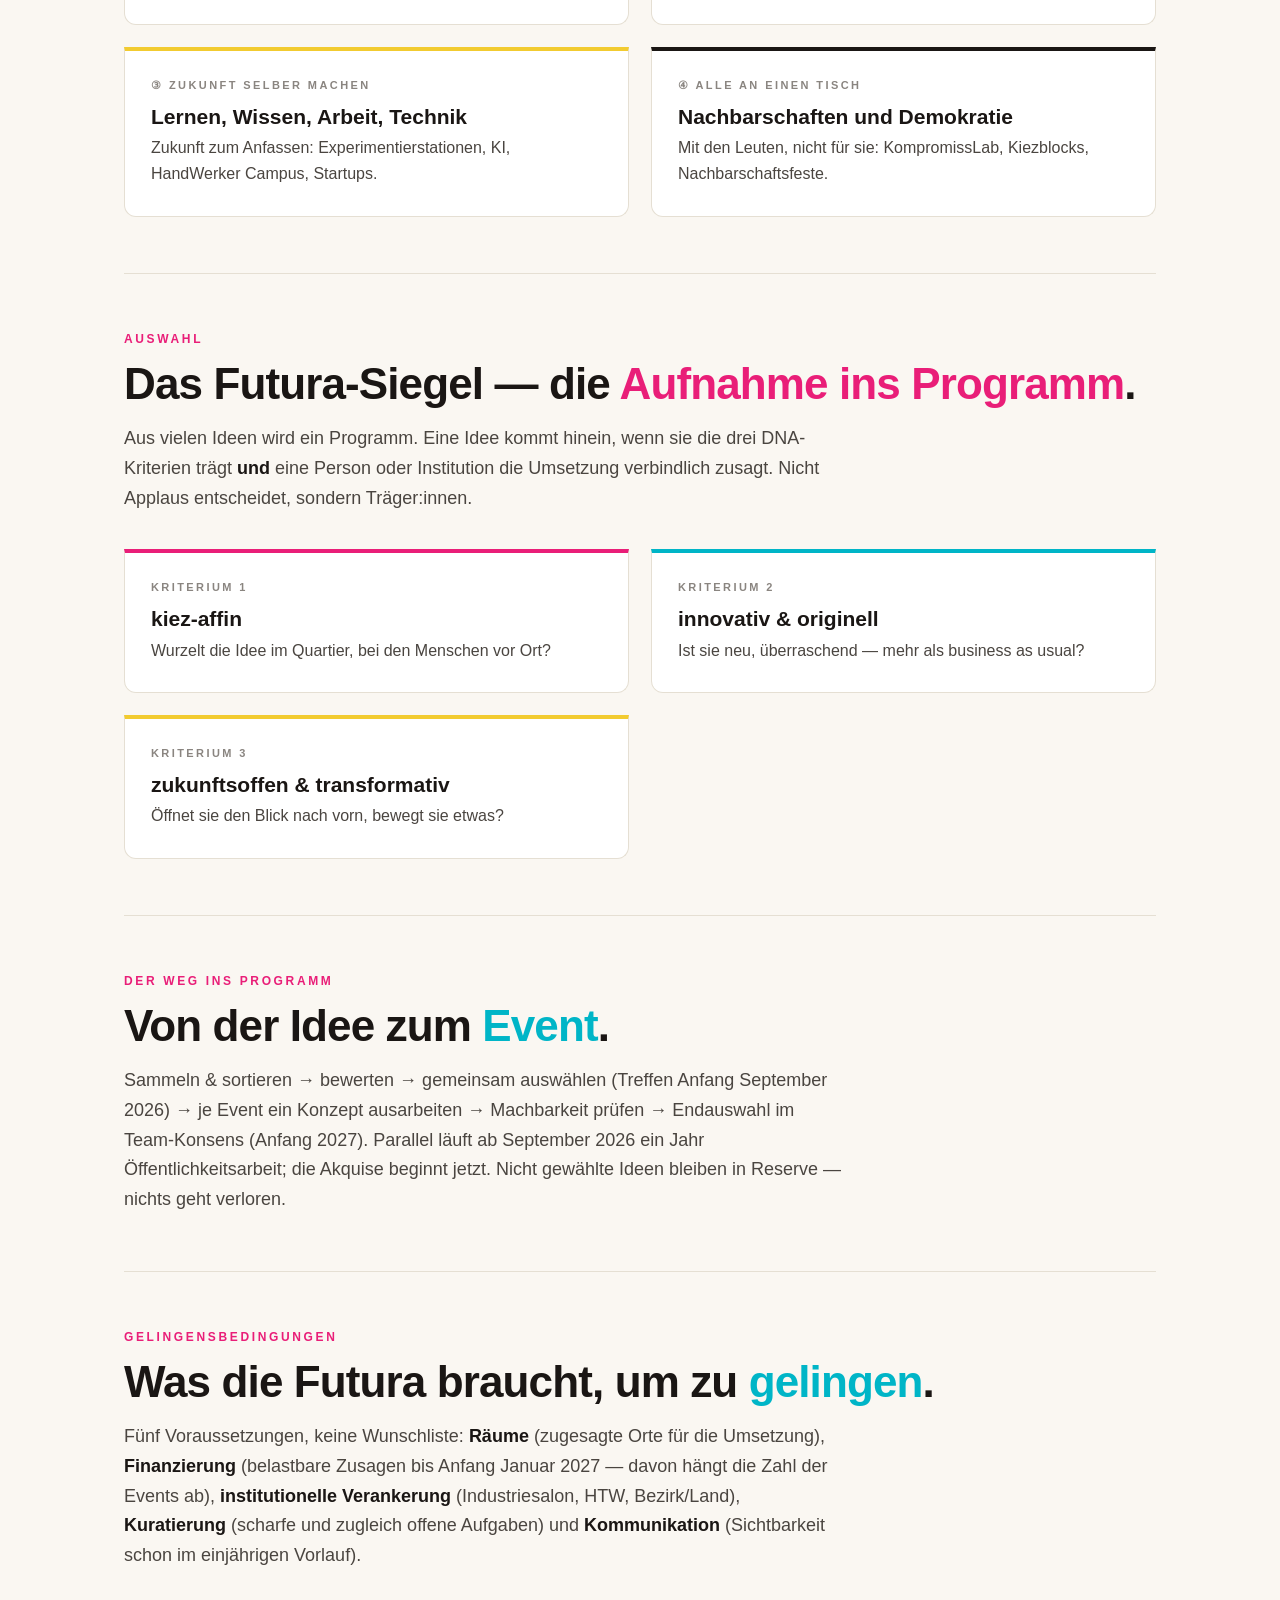
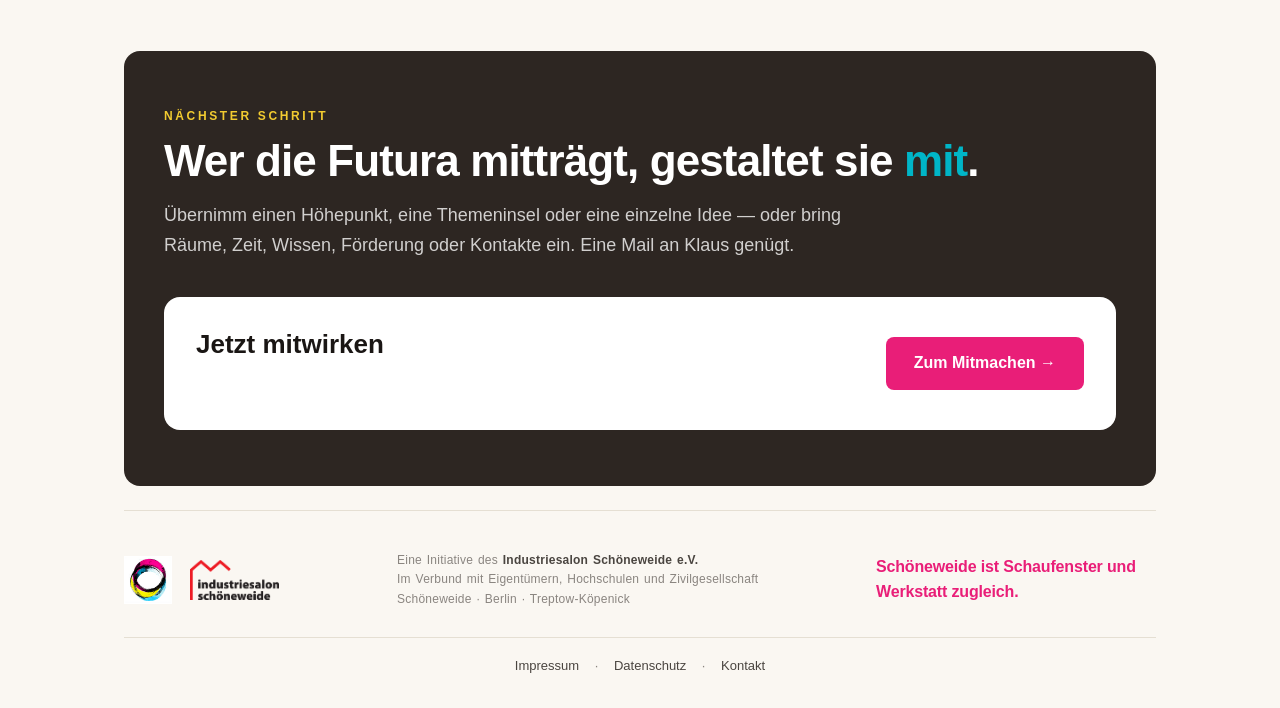
<file: konzept.html>
<!DOCTYPE html>
<html lang="de">
<head>
<meta charset="UTF-8">
<meta name="viewport" content="width=device-width, initial-scale=1.0">
<title>Konzept — Futura Biennale 2027</title>
<meta name="description" content="Wie die Futura Biennale 2027 funktioniert: vier Ebenen, vier Fokusthemen, acht Höhepunkte, das Futura-Siegel und der Weg von der Idee ins Programm.">
<link rel="stylesheet" href="styles.css">
</head>
<body>

<div class="holo"></div>

<div class="container">

  <header class="topbar">
    <a class="topbar-brand" href="index.html">
      <img class="logo-futura" src="futura_logo.png" alt="Futura Biennale Logo">
      <span class="wordmark">
        <span class="w1">Futura Biennale</span>
        <span class="w2">Schöneweide · 2027</span>
      </span>
    </a>
    <nav class="topnav">
      <a href="index.html">Start</a>
      <a href="konzept.html" class="active">Konzept</a>
      <a href="mitwirken.html">Mitwirken</a>
      <a href="zukunftsquiz.html">Zukunftsquiz</a>
      <a href="rueckblick.html">Rückblick 2025</a>
      <a href="kontakt.html">Kontakt</a>
      <a href="mitwirken.html" class="cta">Mitmachen</a>
    </nav>
  </header>

  <!-- HERO -->
  <section class="hero">
    <div class="eyebrow">Wie die Futura funktioniert</div>
    <h1>Zwei Wochen.<br>Vier <span class="magenta">Fokusthemen</span>.<br>Acht <span class="cyan">Höhepunkte</span>.</h1>
    <p class="sub">
      Die Futura sammelt die Zukunftsideen des Stadtteils, wählt gemeinsam aus, was tragfähig
      ist, und bringt es auf die Straße. Schöneweide ist dabei nicht Kulisse, sondern
      <b>Gegenstand und Umsetzungsort</b> — zwei Wochen lang: fragt, baut, zeigt.
    </p>
  </section>

  <!-- VIER EBENEN -->
  <section class="section" id="ebenen">
    <div class="eyebrow">Der Aufbau</div>
    <h2>Vier Ebenen, ein <span class="magenta">Kalender</span>.</h2>
    <p class="lede">
      Das Programm ist in vier Ebenen geordnet: Die Höhepunkte gliedern die Zeit, die
      Fokusthemen den Inhalt.
    </p>
    <div class="phases">
      <div class="phase"><div class="tag">1 · Höhepunkte</div><h4>Acht gesetzte Anker</h4><p>Die großen Veranstaltungen, die die zwei Wochen tragen — vom Grand Opening bis zum Kaffeeplausch.</p></div>
      <div class="phase"><div class="tag">2 · Fokusthemen</div><h4>Vier inhaltliche Stränge</h4><p>Stadtlandschaften · Kunst macht Zukunft · Zukunft selber machen · Alle an einen Tisch.</p></div>
      <div class="phase"><div class="tag">3 · Themeninseln</div><h4>Bündel verwandter Ideen</h4><p>Zusammenhängende Veranstaltungen, zu denen mehrere Ideen zusammenwachsen.</p></div>
      <div class="phase"><div class="tag">4 · Einzelevents</div><h4>Die einzelnen Formate</h4><p>Werkstatt, Ausstellung, Gespräch, Streifzug, Fest — das konkrete Programm darunter.</p></div>
    </div>
  </section>

  <!-- FOKUSTHEMEN -->
  <section class="section" id="fokusthemen">
    <div class="eyebrow">Vier Fokusthemen</div>
    <h2>Woran wir <span class="cyan">arbeiten</span>.</h2>
    <div class="phases">
      <div class="phase"><div class="tag">① Stadtlandschaften</div><h4>Wasser, Grün, Bewegung, gutes Leben</h4><p>Klima, Kühle, Energie und urbanes Leben — vom Ort her gedacht.</p></div>
      <div class="phase"><div class="tag">② Kunst macht Zukunft</div><h4>Expeditionen ins Morgen</h4><p>KI-Kunst, Science-Fiction, Musik, Tanz und die Nacht-Kunst.</p></div>
      <div class="phase"><div class="tag">③ Zukunft selber machen</div><h4>Lernen, Wissen, Arbeit, Technik</h4><p>Zukunft zum Anfassen: Experimentierstationen, KI, HandWerker Campus, Startups.</p></div>
      <div class="phase"><div class="tag">④ Alle an einen Tisch</div><h4>Nachbarschaften und Demokratie</h4><p>Mit den Leuten, nicht für sie: KompromissLab, Kiezblocks, Nachbarschaftsfeste.</p></div>
    </div>
  </section>

  <!-- SIEGEL / DNA -->
  <section class="section" id="siegel">
    <div class="eyebrow">Auswahl</div>
    <h2>Das Futura-Siegel — die <span class="magenta">Aufnahme ins Programm</span>.</h2>
    <p class="lede">
      Aus vielen Ideen wird ein Programm. Eine Idee kommt hinein, wenn sie die drei
      DNA-Kriterien trägt <b>und</b> eine Person oder Institution die Umsetzung verbindlich
      zusagt. Nicht Applaus entscheidet, sondern Träger:innen.
    </p>
    <div class="phases">
      <div class="phase"><div class="tag">Kriterium 1</div><h4>kiez-affin</h4><p>Wurzelt die Idee im Quartier, bei den Menschen vor Ort?</p></div>
      <div class="phase"><div class="tag">Kriterium 2</div><h4>innovativ &amp; originell</h4><p>Ist sie neu, überraschend — mehr als business as usual?</p></div>
      <div class="phase"><div class="tag">Kriterium 3</div><h4>zukunftsoffen &amp; transformativ</h4><p>Öffnet sie den Blick nach vorn, bewegt sie etwas?</p></div>
    </div>
  </section>

  <!-- WEG INS PROGRAMM -->
  <section class="section" id="weg">
    <div class="eyebrow">Der Weg ins Programm</div>
    <h2>Von der Idee zum <span class="cyan">Event</span>.</h2>
    <p class="lede">
      Sammeln &amp; sortieren → bewerten → gemeinsam auswählen (Treffen Anfang September 2026)
      → je Event ein Konzept ausarbeiten → Machbarkeit prüfen → Endauswahl im Team-Konsens
      (Anfang 2027). Parallel läuft ab September 2026 ein Jahr Öffentlichkeitsarbeit; die
      Akquise beginnt jetzt. Nicht gewählte Ideen bleiben in Reserve — nichts geht verloren.
    </p>
  </section>

  <!-- GELINGENSBEDINGUNGEN -->
  <section class="section" id="gelingen">
    <div class="eyebrow">Gelingensbedingungen</div>
    <h2>Was die Futura braucht, um zu <span class="cyan">gelingen</span>.</h2>
    <p class="lede">
      Fünf Voraussetzungen, keine Wunschliste: <b>Räume</b> (zugesagte Orte für die
      Umsetzung), <b>Finanzierung</b> (belastbare Zusagen bis Anfang Januar 2027 — davon hängt
      die Zahl der Events ab), <b>institutionelle Verankerung</b> (Industriesalon, HTW,
      Bezirk/Land), <b>Kuratierung</b> (scharfe und zugleich offene Aufgaben) und
      <b>Kommunikation</b> (Sichtbarkeit schon im einjährigen Vorlauf).
    </p>
  </section>

  <!-- CTA -->
  <section class="section cta-section" id="cta">
    <div class="eyebrow">Nächster Schritt</div>
    <h2>Wer die Futura mitträgt, gestaltet sie <span style="color: var(--cyan);">mit</span>.</h2>
    <p class="lede">
      Übernimm einen Höhepunkt, eine Themeninsel oder eine einzelne Idee — oder bring Räume,
      Zeit, Wissen, Förderung oder Kontakte ein. Eine Mail an Klaus genügt.
    </p>
    <div class="cta-box">
      <div class="cta-box-text">
        <h3>Jetzt mitwirken</h3>
        <p>Das Programm entsteht bis zum Festival gemeinsam — wir finden Deinen Platz.</p>
      </div>
      <a class="cta-btn" href="mitwirken.html">Zum Mitmachen →</a>
    </div>
  </section>

  <!-- FOOTER -->
  <footer>
    <div class="footer-row">
      <div class="footer-logos">
        <img class="logo-futura" src="futura_logo.png" alt="Futura Biennale">
        <img class="logo-is" src="industriesalon_logo.png" alt="Industriesalon Schöneweide">
      </div>
      <div class="footer-info">
        Eine Initiative des <b>Industriesalon Schöneweide e.V.</b><br>
        Im Verbund mit Eigentümern, Hochschulen und Zivilgesellschaft<br>
        Schöneweide · Berlin · Treptow-Köpenick
      </div>
      <div class="footer-slogan">Schöneweide ist Schaufenster und Werkstatt zugleich.</div>
    </div>
    <div class="footer-legal">
      <a href="impressum.html">Impressum</a> ·
      <a href="datenschutz.html">Datenschutz</a> ·
      <a href="kontakt.html">Kontakt</a>
    </div>
  </footer>

</div>

</body>
</html>
</file>
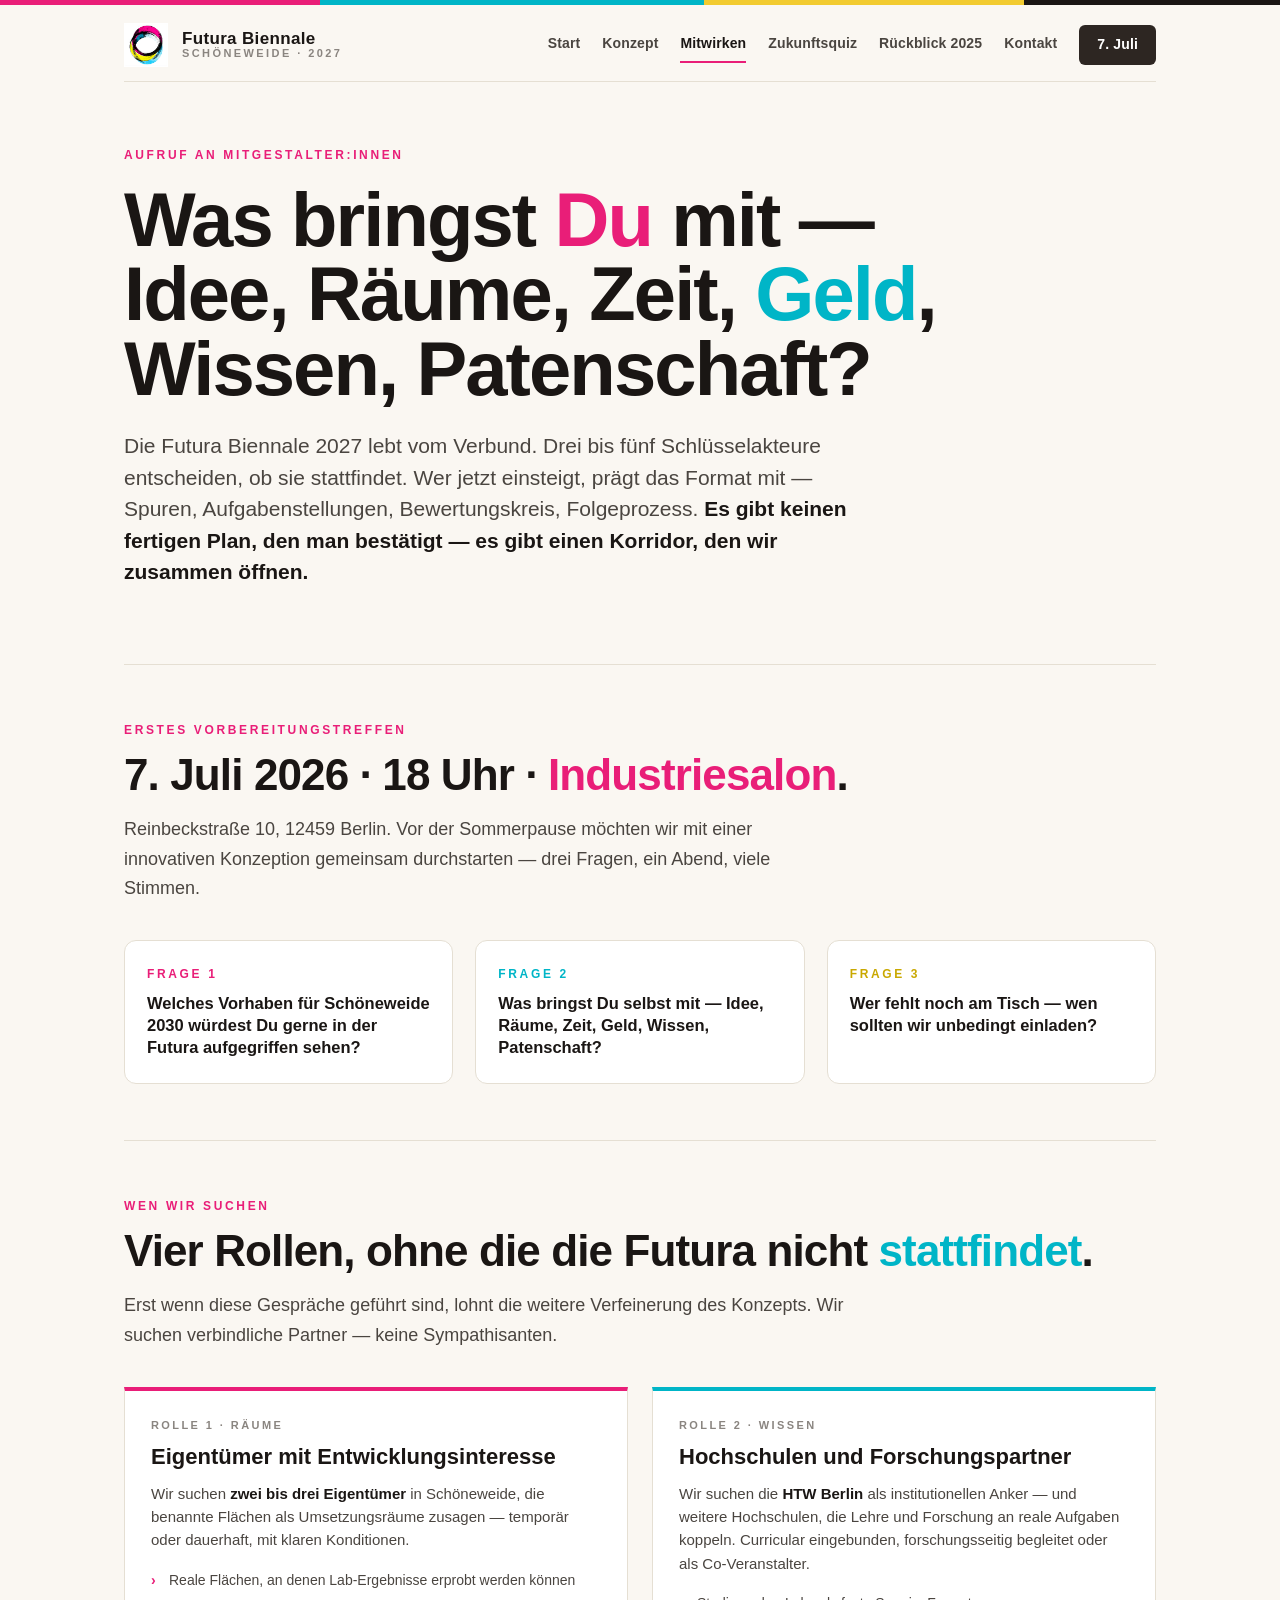
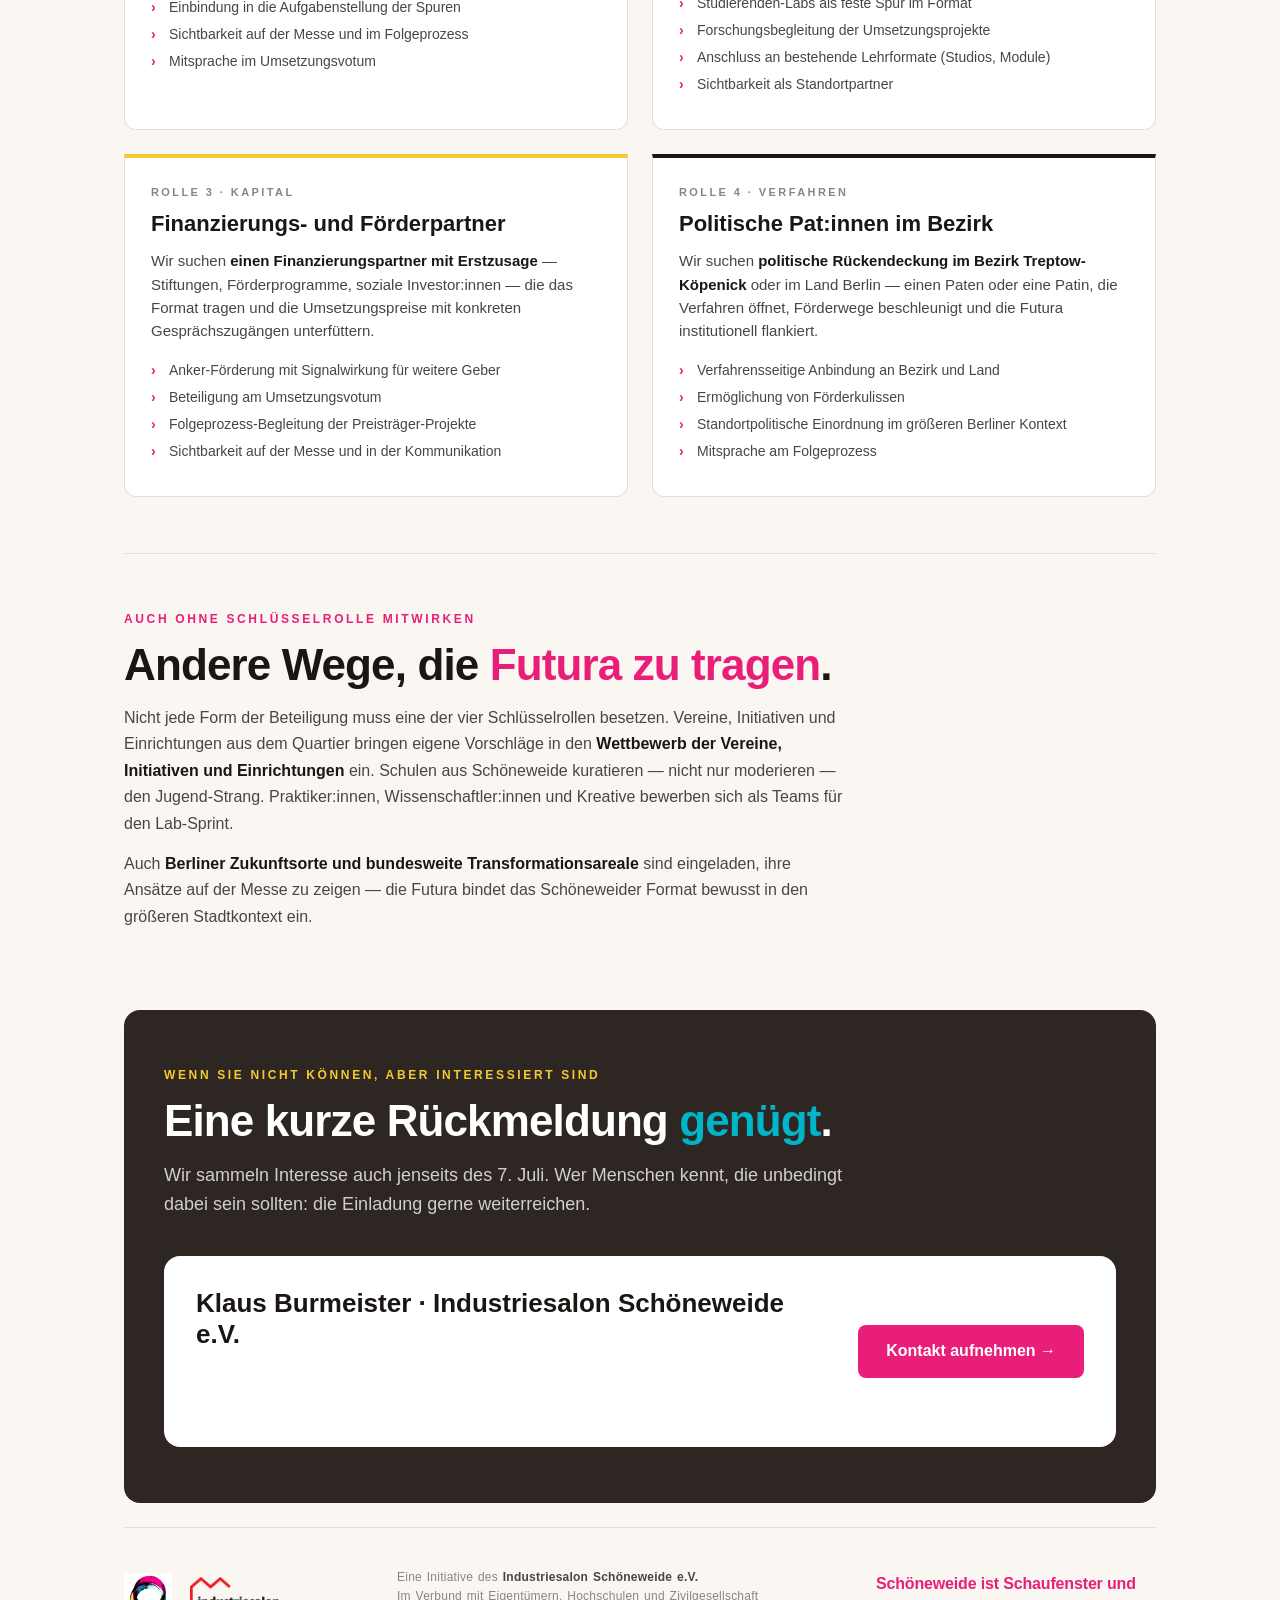
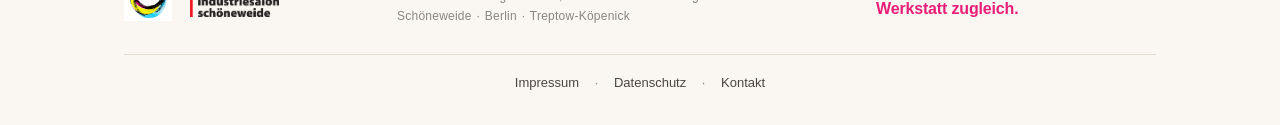
<file: mitwirken Kopie.html>
<!DOCTYPE html>
<html lang="de">
<head>
<meta charset="UTF-8">
<meta name="viewport" content="width=device-width, initial-scale=1.0">
<title>Mitwirken — Futura Biennale 2027</title>
<meta name="description" content="Aufruf an Eigentümer, Hochschulen, Finanzierungspartner und Bezirk. Erstes Vorbereitungstreffen am 7. Juli 2026 im Industriesalon.">
<link rel="stylesheet" href="styles.css">
</head>
<body>

<div class="holo"></div>

<div class="container">

  <header class="topbar">
    <a class="topbar-brand" href="index.html">
      <img class="logo-futura" src="futura_logo.png" alt="Futura Biennale Logo">
      <span class="wordmark">
        <span class="w1">Futura Biennale</span>
        <span class="w2">Schöneweide · 2027</span>
      </span>
    </a>
    <nav class="topnav">
      <a href="index.html">Start</a>
      <a href="konzept.html">Konzept</a>
      <a href="mitwirken.html" class="active">Mitwirken</a>
      <a href="zukunftsquiz.html">Zukunftsquiz</a>
      <a href="rueckblick.html">Rückblick 2025</a>
      <a href="kontakt.html">Kontakt</a>
      <a href="#treffen" class="cta">7. Juli</a>
    </nav>
  </header>

  <!-- HERO -->
  <section class="hero">
    <div class="eyebrow">Aufruf an Mitgestalter:innen</div>
    <h1>Was bringst <span class="magenta">Du</span> mit —<br>Idee, Räume, Zeit, <span class="cyan">Geld</span>, Wissen, Patenschaft?</h1>
    <p class="sub">
      Die Futura Biennale 2027 lebt vom Verbund. Drei bis fünf Schlüsselakteure entscheiden,
      ob sie stattfindet. Wer jetzt einsteigt, prägt das Format mit — Spuren,
      Aufgabenstellungen, Bewertungskreis, Folgeprozess. <b>Es gibt keinen fertigen Plan,
      den man bestätigt — es gibt einen Korridor, den wir zusammen öffnen.</b>
    </p>
  </section>

  <!-- TREFFEN -->
  <section class="section" id="treffen">
    <div class="eyebrow">Erstes Vorbereitungstreffen</div>
    <h2>7. Juli 2026 · 18 Uhr · <span class="magenta">Industriesalon</span>.</h2>
    <p class="lede">
      Reinbeckstraße 10, 12459 Berlin. Vor der Sommerpause möchten wir mit einer innovativen
      Konzeption gemeinsam durchstarten — drei Fragen, ein Abend, viele Stimmen.
    </p>
    <div class="questions">
      <div class="qcard">
        <div class="qnum">Frage 1</div>
        <h4>Welches Vorhaben für Schöneweide 2030 würdest Du gerne in der Futura aufgegriffen sehen?</h4>
      </div>
      <div class="qcard">
        <div class="qnum">Frage 2</div>
        <h4>Was bringst Du selbst mit — Idee, Räume, Zeit, Geld, Wissen, Patenschaft?</h4>
      </div>
      <div class="qcard">
        <div class="qnum">Frage 3</div>
        <h4>Wer fehlt noch am Tisch — wen sollten wir unbedingt einladen?</h4>
      </div>
    </div>
  </section>

  <!-- ROLLEN -->
  <section class="section" id="rollen">
    <div class="eyebrow">Wen wir suchen</div>
    <h2>Vier Rollen, ohne die die Futura nicht <span class="cyan">stattfindet</span>.</h2>
    <p class="lede">
      Erst wenn diese Gespräche geführt sind, lohnt die weitere Verfeinerung des Konzepts.
      Wir suchen verbindliche Partner — keine Sympathisanten.
    </p>
    <div class="roles">
      <div class="role">
        <div class="tag">Rolle 1 · Räume</div>
        <h4>Eigentümer mit Entwicklungsinteresse</h4>
        <div class="ask">
          Wir suchen <b>zwei bis drei Eigentümer</b> in Schöneweide, die benannte Flächen
          als Umsetzungsräume zusagen — temporär oder dauerhaft, mit klaren Konditionen.
        </div>
        <ul>
          <li>Reale Flächen, an denen Lab-Ergebnisse erprobt werden können</li>
          <li>Einbindung in die Aufgabenstellung der Spuren</li>
          <li>Sichtbarkeit auf der Messe und im Folgeprozess</li>
          <li>Mitsprache im Umsetzungsvotum</li>
        </ul>
      </div>

      <div class="role">
        <div class="tag">Rolle 2 · Wissen</div>
        <h4>Hochschulen und Forschungspartner</h4>
        <div class="ask">
          Wir suchen die <b>HTW Berlin</b> als institutionellen Anker — und weitere
          Hochschulen, die Lehre und Forschung an reale Aufgaben koppeln. Curricular
          eingebunden, forschungsseitig begleitet oder als Co-Veranstalter.
        </div>
        <ul>
          <li>Studierenden-Labs als feste Spur im Format</li>
          <li>Forschungsbegleitung der Umsetzungsprojekte</li>
          <li>Anschluss an bestehende Lehrformate (Studios, Module)</li>
          <li>Sichtbarkeit als Standortpartner</li>
        </ul>
      </div>

      <div class="role">
        <div class="tag">Rolle 3 · Kapital</div>
        <h4>Finanzierungs- und Förderpartner</h4>
        <div class="ask">
          Wir suchen <b>einen Finanzierungspartner mit Erstzusage</b> — Stiftungen,
          Förderprogramme, soziale Investor:innen — die das Format tragen und die
          Umsetzungspreise mit konkreten Gesprächszugängen unterfüttern.
        </div>
        <ul>
          <li>Anker-Förderung mit Signalwirkung für weitere Geber</li>
          <li>Beteiligung am Umsetzungsvotum</li>
          <li>Folgeprozess-Begleitung der Preisträger-Projekte</li>
          <li>Sichtbarkeit auf der Messe und in der Kommunikation</li>
        </ul>
      </div>

      <div class="role">
        <div class="tag">Rolle 4 · Verfahren</div>
        <h4>Politische Pat:innen im Bezirk</h4>
        <div class="ask">
          Wir suchen <b>politische Rückendeckung im Bezirk Treptow-Köpenick</b> oder im
          Land Berlin — einen Paten oder eine Patin, die Verfahren öffnet, Förderwege
          beschleunigt und die Futura institutionell flankiert.
        </div>
        <ul>
          <li>Verfahrensseitige Anbindung an Bezirk und Land</li>
          <li>Ermöglichung von Förderkulissen</li>
          <li>Standortpolitische Einordnung im größeren Berliner Kontext</li>
          <li>Mitsprache am Folgeprozess</li>
        </ul>
      </div>
    </div>
  </section>

  <!-- WEITERE WEGE -->
  <section class="section" id="weitere">
    <div class="eyebrow">Auch ohne Schlüsselrolle mitwirken</div>
    <h2>Andere Wege, die <span class="magenta">Futura zu tragen</span>.</h2>
    <p>
      Nicht jede Form der Beteiligung muss eine der vier Schlüsselrollen besetzen. Vereine,
      Initiativen und Einrichtungen aus dem Quartier bringen eigene Vorschläge in den
      <b>Wettbewerb der Vereine, Initiativen und Einrichtungen</b> ein. Schulen aus
      Schöneweide kuratieren — nicht nur moderieren — den Jugend-Strang. Praktiker:innen,
      Wissenschaftler:innen und Kreative bewerben sich als Teams für den Lab-Sprint.
    </p>
    <p>
      Auch <b>Berliner Zukunftsorte und bundesweite Transformationsareale</b> sind eingeladen,
      ihre Ansätze auf der Messe zu zeigen — die Futura bindet das Schöneweider Format
      bewusst in den größeren Stadtkontext ein.
    </p>
  </section>

  <!-- CTA -->
  <section class="section cta-section" id="cta">
    <div class="eyebrow">Wenn Sie nicht können, aber interessiert sind</div>
    <h2>Eine kurze Rückmeldung <span style="color: var(--cyan);">genügt</span>.</h2>
    <p class="lede">
      Wir sammeln Interesse auch jenseits des 7. Juli. Wer Menschen kennt, die unbedingt
      dabei sein sollten: die Einladung gerne weiterreichen.
    </p>
    <div class="cta-box">
      <div class="cta-box-text">
        <h3>Klaus Burmeister · Industriesalon Schöneweide e.V.</h3>
        <p>
          Eine Mail genügt. <b>k.burmeister@industriesalon.de</b><br>
          Wir melden uns mit einer Vorab-Lektüre des Konzeptpapiers und einem Termin.
        </p>
      </div>
      <a class="cta-btn" href="mailto:k.burmeister@industriesalon.de?subject=Futura%20Biennale%202027">Kontakt aufnehmen →</a>
    </div>
  </section>

  <!-- FOOTER -->
  <footer>
    <div class="footer-row">
      <div class="footer-logos">
        <img class="logo-futura" src="futura_logo.png" alt="Futura Biennale">
        <img class="logo-is" src="industriesalon_logo.png" alt="Industriesalon Schöneweide">
      </div>
      <div class="footer-info">
        Eine Initiative des <b>Industriesalon Schöneweide e.V.</b><br>
        Im Verbund mit Eigentümern, Hochschulen und Zivilgesellschaft<br>
        Schöneweide · Berlin · Treptow-Köpenick
      </div>
      <div class="footer-slogan">Schöneweide ist Schaufenster und Werkstatt zugleich.</div>
    </div>
    <div class="footer-legal">
      <a href="impressum.html">Impressum</a> ·
      <a href="datenschutz.html">Datenschutz</a> ·
      <a href="kontakt.html">Kontakt</a>
    </div>
  </footer>

</div>

</body>
</html>
</file>
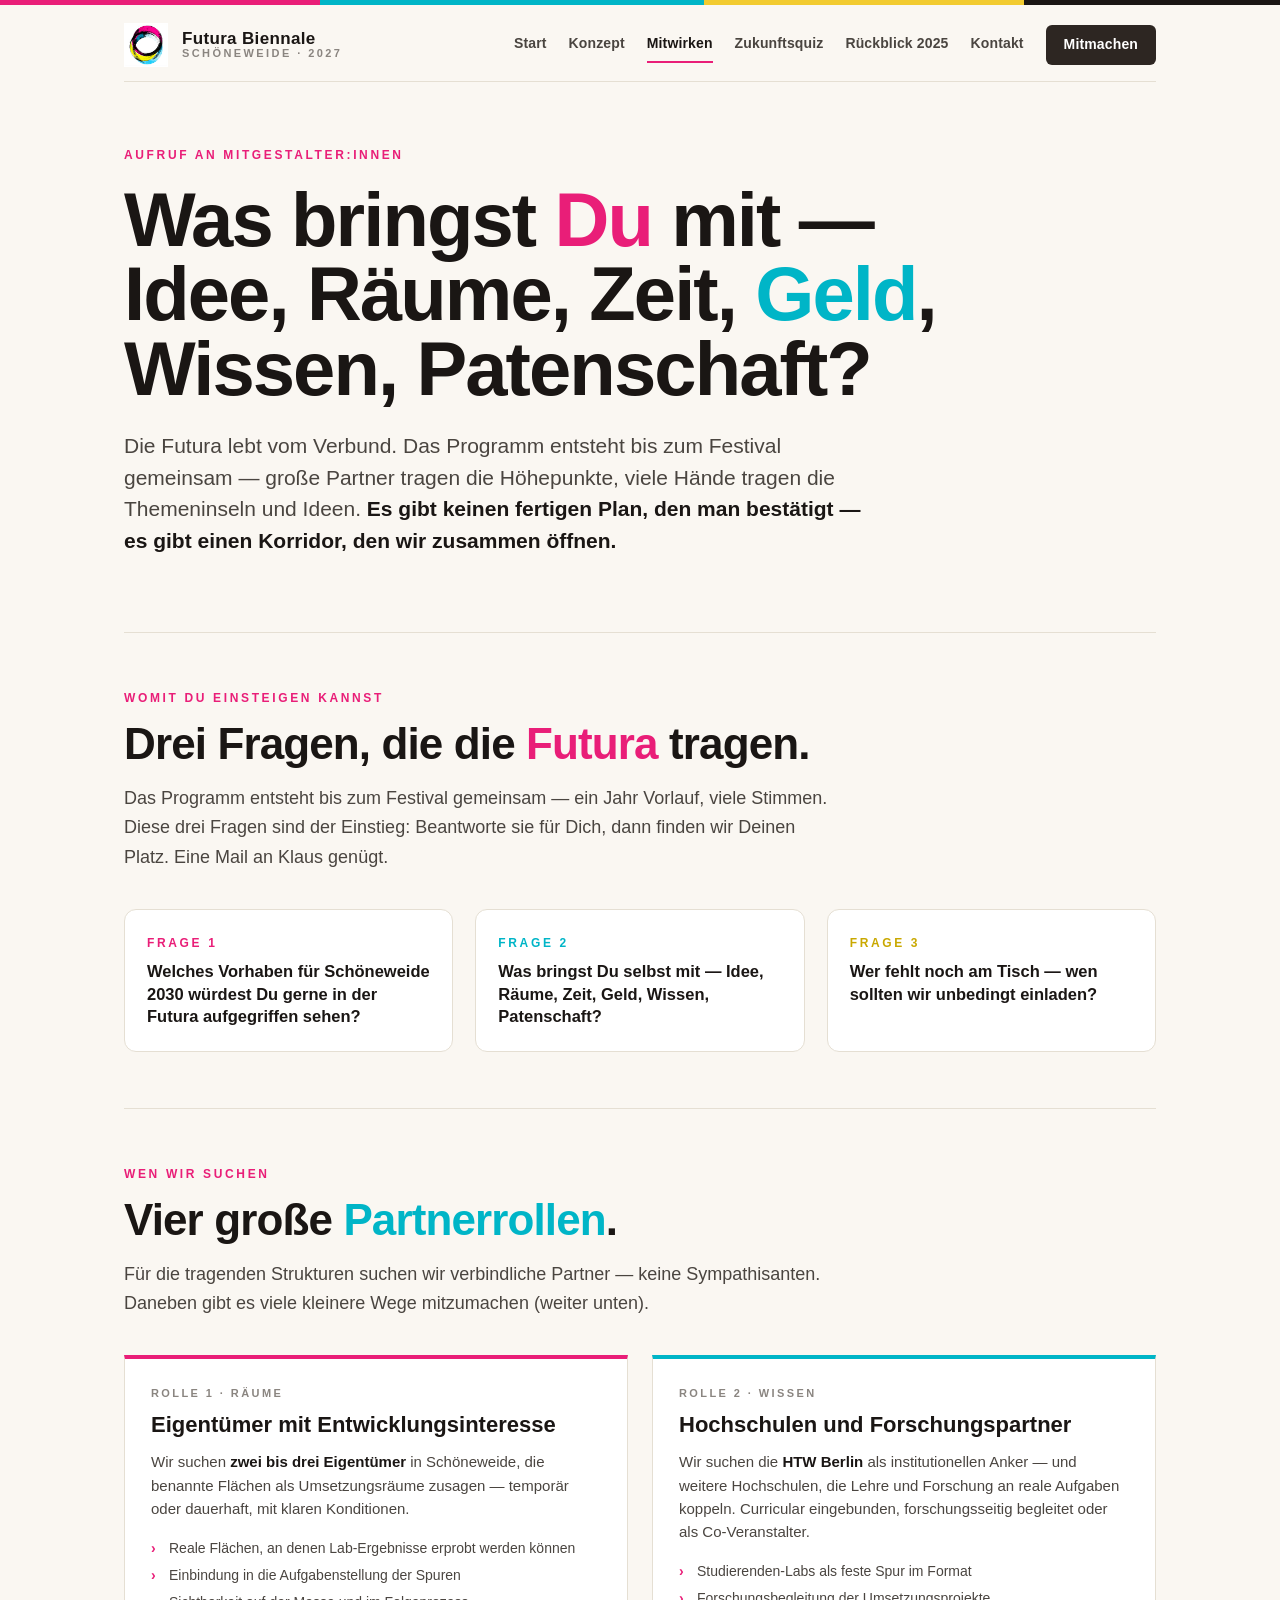
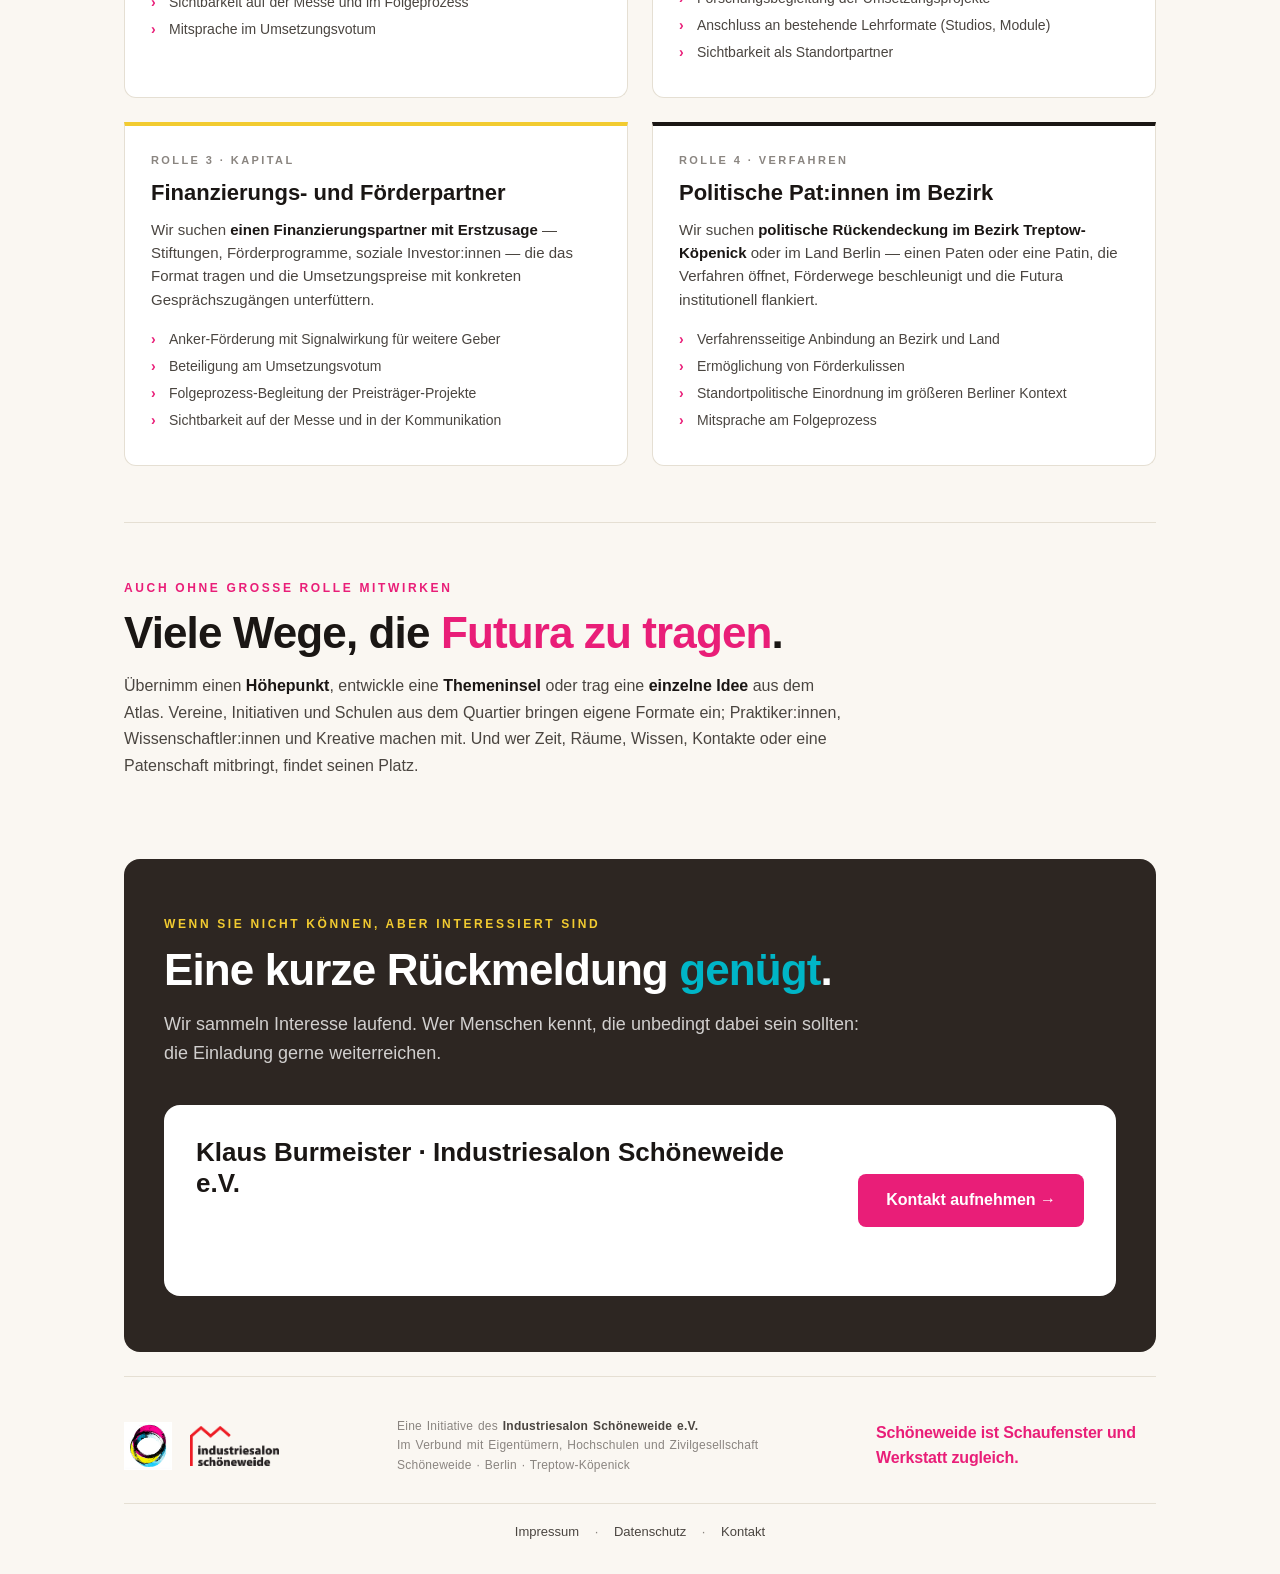
<file: mitwirken.html>
<!DOCTYPE html>
<html lang="de">
<head>
<meta charset="UTF-8">
<meta name="viewport" content="width=device-width, initial-scale=1.0">
<title>Mitwirken — Futura Biennale 2027</title>
<meta name="description" content="Aufruf an Eigentümer, Hochschulen, Finanzierungspartner und Bezirk. Mitwirken an der Futura Biennale 2027 in Schöneweide — mit Idee, Räumen, Zeit, Wissen oder einer Patenschaft.">
<link rel="stylesheet" href="styles.css">
</head>
<body>

<div class="holo"></div>

<div class="container">

  <header class="topbar">
    <a class="topbar-brand" href="index.html">
      <img class="logo-futura" src="futura_logo.png" alt="Futura Biennale Logo">
      <span class="wordmark">
        <span class="w1">Futura Biennale</span>
        <span class="w2">Schöneweide · 2027</span>
      </span>
    </a>
    <nav class="topnav">
      <a href="index.html">Start</a>
      <a href="konzept.html">Konzept</a>
      <a href="mitwirken.html" class="active">Mitwirken</a>
      <a href="zukunftsquiz.html">Zukunftsquiz</a>
      <a href="rueckblick.html">Rückblick 2025</a>
      <a href="kontakt.html">Kontakt</a>
      <a href="#treffen" class="cta">Mitmachen</a>
    </nav>
  </header>

  <!-- HERO -->
  <section class="hero">
    <div class="eyebrow">Aufruf an Mitgestalter:innen</div>
    <h1>Was bringst <span class="magenta">Du</span> mit —<br>Idee, Räume, Zeit, <span class="cyan">Geld</span>, Wissen, Patenschaft?</h1>
    <p class="sub">
      Die Futura lebt vom Verbund. Das Programm entsteht bis zum Festival gemeinsam — große
      Partner tragen die Höhepunkte, viele Hände tragen die Themeninseln und Ideen.
      <b>Es gibt keinen fertigen Plan, den man bestätigt — es gibt einen Korridor, den wir
      zusammen öffnen.</b>
    </p>
  </section>

  <!-- TREFFEN -->
  <section class="section" id="treffen">
    <div class="eyebrow">Womit Du einsteigen kannst</div>
    <h2>Drei Fragen, die die <span class="magenta">Futura</span> tragen.</h2>
    <p class="lede">
      Das Programm entsteht bis zum Festival gemeinsam — ein Jahr Vorlauf, viele Stimmen.
      Diese drei Fragen sind der Einstieg: Beantworte sie für Dich, dann finden wir Deinen
      Platz. Eine Mail an Klaus genügt.
    </p>
    <div class="questions">
      <div class="qcard">
        <div class="qnum">Frage 1</div>
        <h4>Welches Vorhaben für Schöneweide 2030 würdest Du gerne in der Futura aufgegriffen sehen?</h4>
      </div>
      <div class="qcard">
        <div class="qnum">Frage 2</div>
        <h4>Was bringst Du selbst mit — Idee, Räume, Zeit, Geld, Wissen, Patenschaft?</h4>
      </div>
      <div class="qcard">
        <div class="qnum">Frage 3</div>
        <h4>Wer fehlt noch am Tisch — wen sollten wir unbedingt einladen?</h4>
      </div>
    </div>
  </section>

  <!-- ROLLEN -->
  <section class="section" id="rollen">
    <div class="eyebrow">Wen wir suchen</div>
    <h2>Vier große <span class="cyan">Partnerrollen</span>.</h2>
    <p class="lede">
      Für die tragenden Strukturen suchen wir verbindliche Partner — keine Sympathisanten.
      Daneben gibt es viele kleinere Wege mitzumachen (weiter unten).
    </p>
    <div class="roles">
      <div class="role">
        <div class="tag">Rolle 1 · Räume</div>
        <h4>Eigentümer mit Entwicklungsinteresse</h4>
        <div class="ask">
          Wir suchen <b>zwei bis drei Eigentümer</b> in Schöneweide, die benannte Flächen
          als Umsetzungsräume zusagen — temporär oder dauerhaft, mit klaren Konditionen.
        </div>
        <ul>
          <li>Reale Flächen, an denen Lab-Ergebnisse erprobt werden können</li>
          <li>Einbindung in die Aufgabenstellung der Spuren</li>
          <li>Sichtbarkeit auf der Messe und im Folgeprozess</li>
          <li>Mitsprache im Umsetzungsvotum</li>
        </ul>
      </div>

      <div class="role">
        <div class="tag">Rolle 2 · Wissen</div>
        <h4>Hochschulen und Forschungspartner</h4>
        <div class="ask">
          Wir suchen die <b>HTW Berlin</b> als institutionellen Anker — und weitere
          Hochschulen, die Lehre und Forschung an reale Aufgaben koppeln. Curricular
          eingebunden, forschungsseitig begleitet oder als Co-Veranstalter.
        </div>
        <ul>
          <li>Studierenden-Labs als feste Spur im Format</li>
          <li>Forschungsbegleitung der Umsetzungsprojekte</li>
          <li>Anschluss an bestehende Lehrformate (Studios, Module)</li>
          <li>Sichtbarkeit als Standortpartner</li>
        </ul>
      </div>

      <div class="role">
        <div class="tag">Rolle 3 · Kapital</div>
        <h4>Finanzierungs- und Förderpartner</h4>
        <div class="ask">
          Wir suchen <b>einen Finanzierungspartner mit Erstzusage</b> — Stiftungen,
          Förderprogramme, soziale Investor:innen — die das Format tragen und die
          Umsetzungspreise mit konkreten Gesprächszugängen unterfüttern.
        </div>
        <ul>
          <li>Anker-Förderung mit Signalwirkung für weitere Geber</li>
          <li>Beteiligung am Umsetzungsvotum</li>
          <li>Folgeprozess-Begleitung der Preisträger-Projekte</li>
          <li>Sichtbarkeit auf der Messe und in der Kommunikation</li>
        </ul>
      </div>

      <div class="role">
        <div class="tag">Rolle 4 · Verfahren</div>
        <h4>Politische Pat:innen im Bezirk</h4>
        <div class="ask">
          Wir suchen <b>politische Rückendeckung im Bezirk Treptow-Köpenick</b> oder im
          Land Berlin — einen Paten oder eine Patin, die Verfahren öffnet, Förderwege
          beschleunigt und die Futura institutionell flankiert.
        </div>
        <ul>
          <li>Verfahrensseitige Anbindung an Bezirk und Land</li>
          <li>Ermöglichung von Förderkulissen</li>
          <li>Standortpolitische Einordnung im größeren Berliner Kontext</li>
          <li>Mitsprache am Folgeprozess</li>
        </ul>
      </div>
    </div>
  </section>

  <!-- WEITERE WEGE -->
  <section class="section" id="weitere">
    <div class="eyebrow">Auch ohne große Rolle mitwirken</div>
    <h2>Viele Wege, die <span class="magenta">Futura zu tragen</span>.</h2>
    <p>
      Übernimm einen <b>Höhepunkt</b>, entwickle eine <b>Themeninsel</b> oder trag eine
      <b>einzelne Idee</b> aus dem Atlas. Vereine, Initiativen und Schulen aus dem Quartier
      bringen eigene Formate ein; Praktiker:innen, Wissenschaftler:innen und Kreative machen
      mit. Und wer Zeit, Räume, Wissen, Kontakte oder eine Patenschaft mitbringt, findet
      seinen Platz.
    </p>
  </section>

  <!-- CTA -->
  <section class="section cta-section" id="cta">
    <div class="eyebrow">Wenn Sie nicht können, aber interessiert sind</div>
    <h2>Eine kurze Rückmeldung <span style="color: var(--cyan);">genügt</span>.</h2>
    <p class="lede">
      Wir sammeln Interesse laufend. Wer Menschen kennt, die unbedingt dabei sein sollten:
      die Einladung gerne weiterreichen.
    </p>
    <div class="cta-box">
      <div class="cta-box-text">
        <h3>Klaus Burmeister · Industriesalon Schöneweide e.V.</h3>
        <p>
          Eine Mail genügt. <b>k.burmeister@industriesalon.de</b><br>
          Wir melden uns mit einer Vorab-Lektüre des Konzeptpapiers und einem Termin.
        </p>
      </div>
      <a class="cta-btn" href="mailto:k.burmeister@industriesalon.de?subject=Futura%20Biennale%202027">Kontakt aufnehmen →</a>
    </div>
  </section>

  <!-- FOOTER -->
  <footer>
    <div class="footer-row">
      <div class="footer-logos">
        <img class="logo-futura" src="futura_logo.png" alt="Futura Biennale">
        <img class="logo-is" src="industriesalon_logo.png" alt="Industriesalon Schöneweide">
      </div>
      <div class="footer-info">
        Eine Initiative des <b>Industriesalon Schöneweide e.V.</b><br>
        Im Verbund mit Eigentümern, Hochschulen und Zivilgesellschaft<br>
        Schöneweide · Berlin · Treptow-Köpenick
      </div>
      <div class="footer-slogan">Schöneweide ist Schaufenster und Werkstatt zugleich.</div>
    </div>
    <div class="footer-legal">
      <a href="impressum.html">Impressum</a> ·
      <a href="datenschutz.html">Datenschutz</a> ·
      <a href="kontakt.html">Kontakt</a>
    </div>
  </footer>

</div>

</body>
</html>
</file>
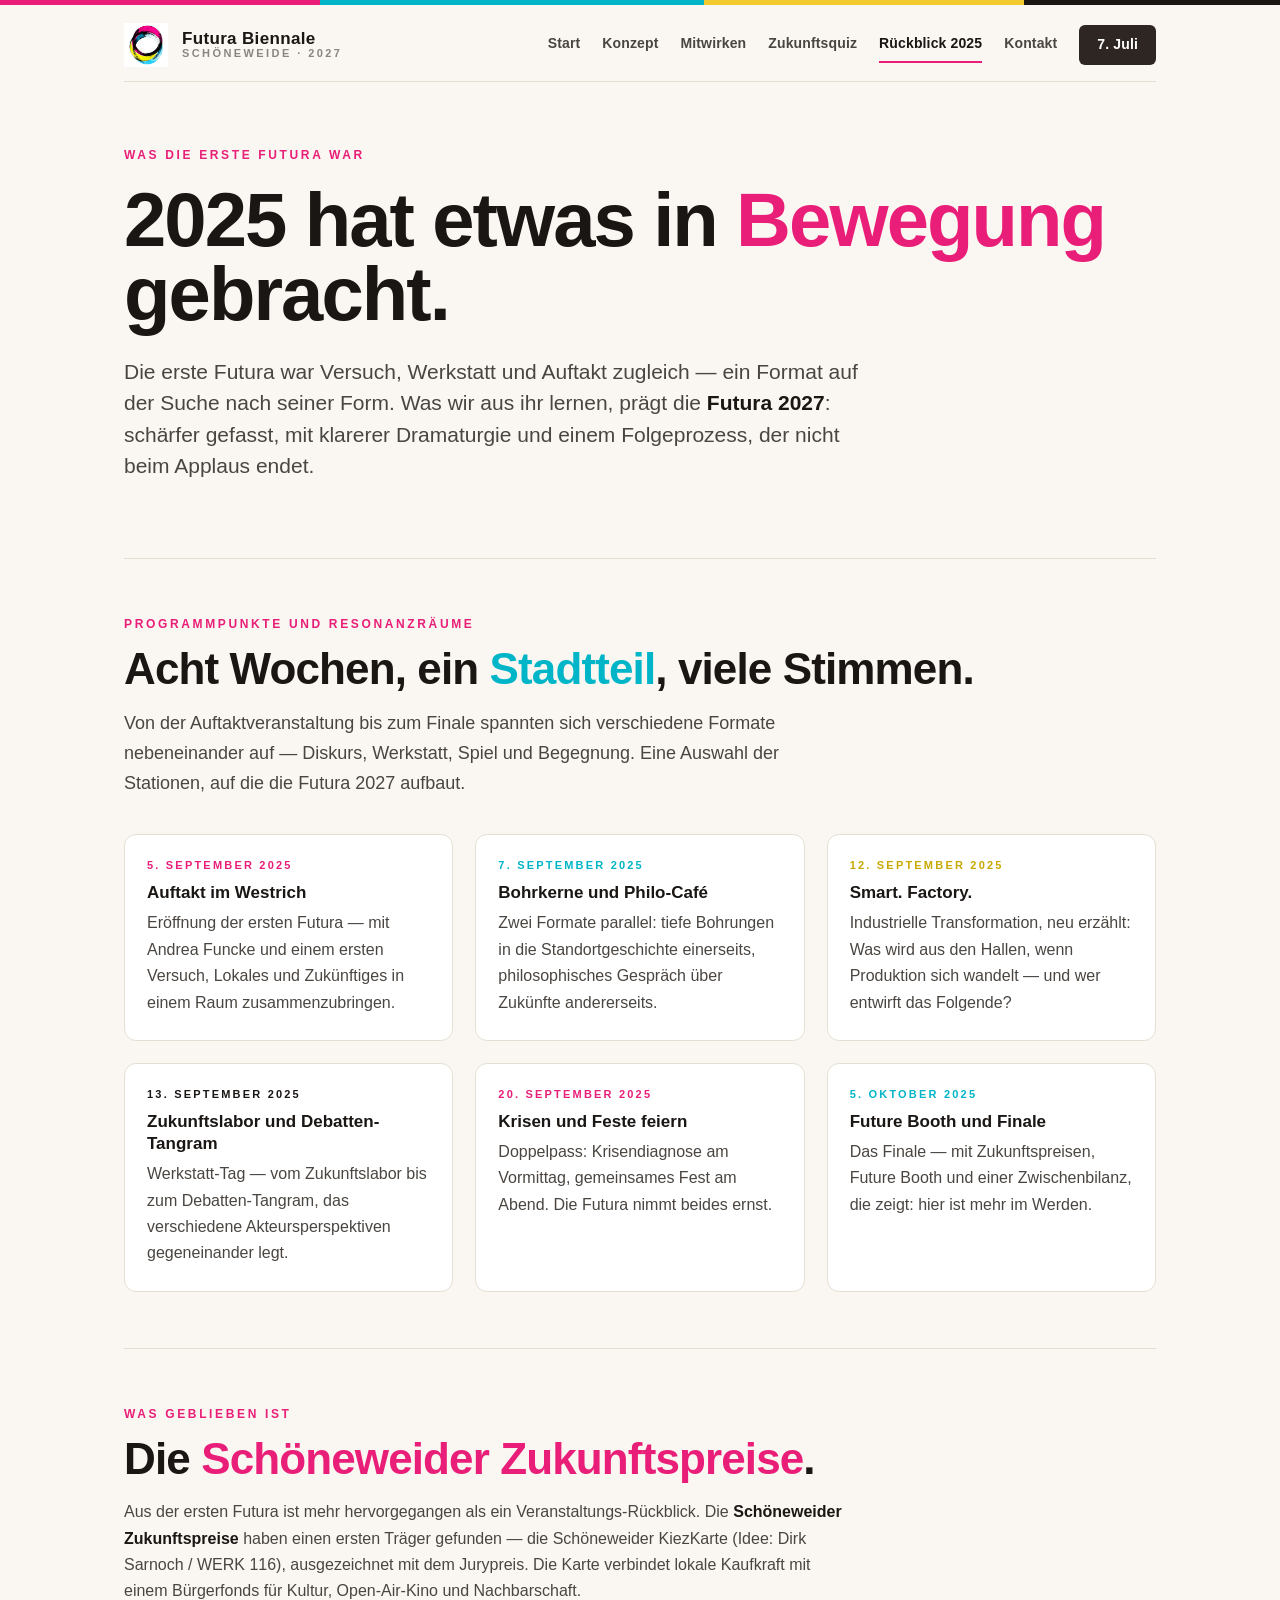
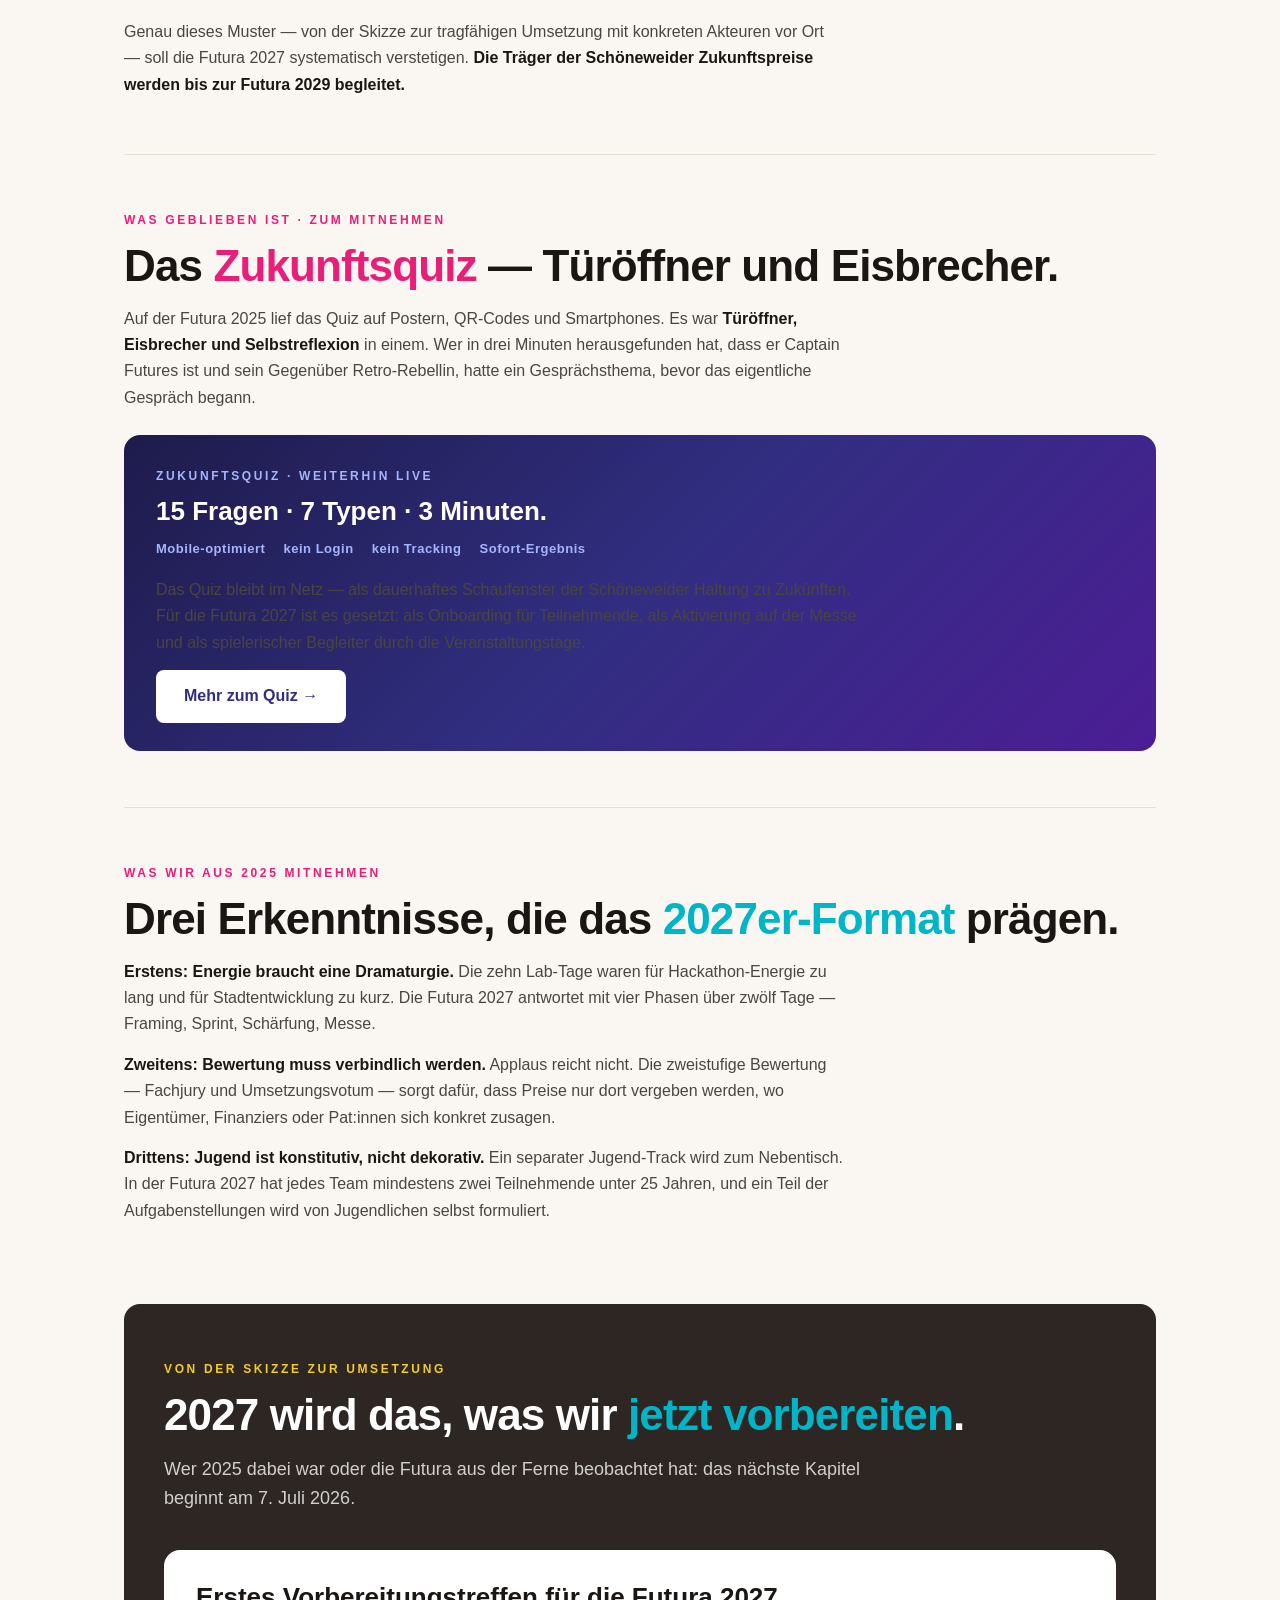
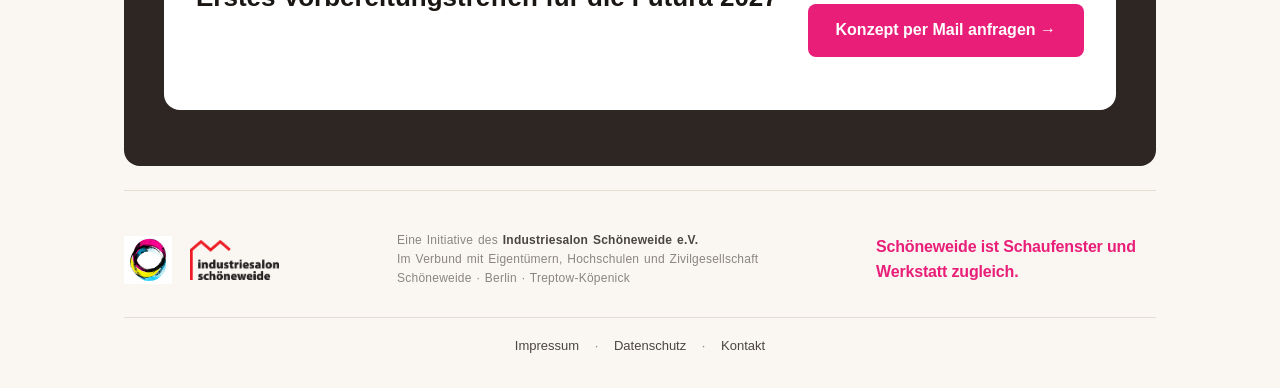
<file: rueckblick Kopie.html>
<!DOCTYPE html>
<html lang="de">
<head>
<meta charset="UTF-8">
<meta name="viewport" content="width=device-width, initial-scale=1.0">
<title>Rückblick 2025 — Futura Biennale 2027</title>
<meta name="description" content="Was die erste Futura 2025 in Bewegung gebracht hat — Auftakt, Future Booth, Zukunftslabor, Bohrkerne, Philo-Café, Finale.">
<link rel="stylesheet" href="styles.css">
</head>
<body>

<div class="holo"></div>

<div class="container">

  <header class="topbar">
    <a class="topbar-brand" href="index.html">
      <img class="logo-futura" src="futura_logo.png" alt="Futura Biennale Logo">
      <span class="wordmark">
        <span class="w1">Futura Biennale</span>
        <span class="w2">Schöneweide · 2027</span>
      </span>
    </a>
    <nav class="topnav">
      <a href="index.html">Start</a>
      <a href="konzept.html">Konzept</a>
      <a href="mitwirken.html">Mitwirken</a>
      <a href="zukunftsquiz.html">Zukunftsquiz</a>
      <a href="rueckblick.html" class="active">Rückblick 2025</a>
      <a href="kontakt.html">Kontakt</a>
      <a href="mitwirken.html#treffen" class="cta">7. Juli</a>
    </nav>
  </header>

  <!-- HERO -->
  <section class="hero">
    <div class="eyebrow">Was die erste Futura war</div>
    <h1>2025 hat etwas in <span class="magenta">Bewegung</span><br>gebracht.</h1>
    <p class="sub">
      Die erste Futura war Versuch, Werkstatt und Auftakt zugleich — ein Format auf der
      Suche nach seiner Form. Was wir aus ihr lernen, prägt die <b>Futura 2027</b>: schärfer
      gefasst, mit klarerer Dramaturgie und einem Folgeprozess, der nicht beim Applaus endet.
    </p>
  </section>

  <!-- HIGHLIGHTS -->
  <section class="section" id="highlights">
    <div class="eyebrow">Programmpunkte und Resonanzräume</div>
    <h2>Acht Wochen, ein <span class="cyan">Stadtteil</span>, viele Stimmen.</h2>
    <p class="lede">
      Von der Auftaktveranstaltung bis zum Finale spannten sich verschiedene Formate
      nebeneinander auf — Diskurs, Werkstatt, Spiel und Begegnung. Eine Auswahl der Stationen,
      auf die die Futura 2027 aufbaut.
    </p>
    <div class="highlights">
      <div class="highlight">
        <div class="date">5. September 2025</div>
        <h4>Auftakt im Westrich</h4>
        <p>Eröffnung der ersten Futura — mit Andrea Funcke und einem ersten Versuch, Lokales und Zukünftiges in einem Raum zusammenzubringen.</p>
      </div>
      <div class="highlight">
        <div class="date">7. September 2025</div>
        <h4>Bohrkerne und Philo-Café</h4>
        <p>Zwei Formate parallel: tiefe Bohrungen in die Standortgeschichte einerseits, philosophisches Gespräch über Zukünfte andererseits.</p>
      </div>
      <div class="highlight">
        <div class="date">12. September 2025</div>
        <h4>Smart. Factory.</h4>
        <p>Industrielle Transformation, neu erzählt: Was wird aus den Hallen, wenn Produktion sich wandelt — und wer entwirft das Folgende?</p>
      </div>
      <div class="highlight">
        <div class="date">13. September 2025</div>
        <h4>Zukunftslabor und Debatten-Tangram</h4>
        <p>Werkstatt-Tag — vom Zukunftslabor bis zum Debatten-Tangram, das verschiedene Akteursperspektiven gegeneinander legt.</p>
      </div>
      <div class="highlight">
        <div class="date">20. September 2025</div>
        <h4>Krisen und Feste feiern</h4>
        <p>Doppelpass: Krisendiagnose am Vormittag, gemeinsames Fest am Abend. Die Futura nimmt beides ernst.</p>
      </div>
      <div class="highlight">
        <div class="date">5. Oktober 2025</div>
        <h4>Future Booth und Finale</h4>
        <p>Das Finale — mit Zukunftspreisen, Future Booth und einer Zwischenbilanz, die zeigt: hier ist mehr im Werden.</p>
      </div>
    </div>
  </section>

  <!-- SCHÖNEWEIDER ZUKUNFTSPREISE -->
  <section class="section" id="zukunftspreise">
    <div class="eyebrow">Was geblieben ist</div>
    <h2>Die <span class="magenta">Schöneweider Zukunftspreise</span>.</h2>
    <p>
      Aus der ersten Futura ist mehr hervorgegangen als ein Veranstaltungs-Rückblick. Die
      <b>Schöneweider Zukunftspreise</b> haben einen ersten Träger gefunden — die
      Schöneweider KiezKarte (Idee: Dirk Sarnoch / WERK 116), ausgezeichnet mit dem
      Jurypreis. Die Karte verbindet lokale Kaufkraft mit einem Bürgerfonds für Kultur,
      Open-Air-Kino und Nachbarschaft.
    </p>
    <p>
      Genau dieses Muster — von der Skizze zur tragfähigen Umsetzung mit konkreten Akteuren
      vor Ort — soll die Futura 2027 systematisch verstetigen. <b>Die Träger der
      Schöneweider Zukunftspreise werden bis zur Futura 2029 begleitet.</b>
    </p>
  </section>

  <!-- ZUKUNFTSQUIZ TEASER -->
  <section class="section" id="quiz">
    <div class="eyebrow">Was geblieben ist · zum Mitnehmen</div>
    <h2>Das <span class="magenta">Zukunftsquiz</span> — Türöffner und Eisbrecher.</h2>
    <p>
      Auf der Futura 2025 lief das Quiz auf Postern, QR-Codes und Smartphones. Es war
      <b>Türöffner, Eisbrecher und Selbstreflexion</b> in einem. Wer in drei Minuten
      herausgefunden hat, dass er Captain Futures ist und sein Gegenüber Retro-Rebellin,
      hatte ein Gesprächsthema, bevor das eigentliche Gespräch begann.
    </p>
    <div class="quiz-teaser">
      <div class="eyebrow-light">Zukunftsquiz · weiterhin live</div>
      <h3>15 Fragen · 7 Typen · 3 Minuten.</h3>
      <div class="quiz-meta">
        <span>Mobile-optimiert</span>
        <span>kein Login</span>
        <span>kein Tracking</span>
        <span>Sofort-Ergebnis</span>
      </div>
      <p>
        Das Quiz bleibt im Netz — als dauerhaftes Schaufenster der Schöneweider Haltung zu
        Zukünften. Für die Futura 2027 ist es gesetzt: als Onboarding für Teilnehmende, als
        Aktivierung auf der Messe und als spielerischer Begleiter durch die
        Veranstaltungstage.
      </p>
      <a class="quiz-btn" href="zukunftsquiz.html">Mehr zum Quiz →</a>
    </div>
  </section>

  <!-- WAS WIR GELERNT HABEN -->
  <section class="section" id="lessons">
    <div class="eyebrow">Was wir aus 2025 mitnehmen</div>
    <h2>Drei Erkenntnisse, die das <span class="cyan">2027er-Format</span> prägen.</h2>
    <p>
      <b>Erstens: Energie braucht eine Dramaturgie.</b> Die zehn Lab-Tage waren für
      Hackathon-Energie zu lang und für Stadtentwicklung zu kurz. Die Futura 2027 antwortet
      mit vier Phasen über zwölf Tage — Framing, Sprint, Schärfung, Messe.
    </p>
    <p>
      <b>Zweitens: Bewertung muss verbindlich werden.</b> Applaus reicht nicht. Die
      zweistufige Bewertung — Fachjury und Umsetzungsvotum — sorgt dafür, dass Preise nur
      dort vergeben werden, wo Eigentümer, Finanziers oder Pat:innen sich konkret zusagen.
    </p>
    <p>
      <b>Drittens: Jugend ist konstitutiv, nicht dekorativ.</b> Ein separater Jugend-Track
      wird zum Nebentisch. In der Futura 2027 hat jedes Team mindestens zwei Teilnehmende
      unter 25 Jahren, und ein Teil der Aufgabenstellungen wird von Jugendlichen selbst
      formuliert.
    </p>
  </section>

  <!-- CTA -->
  <section class="section cta-section" id="cta">
    <div class="eyebrow">Von der Skizze zur Umsetzung</div>
    <h2>2027 wird das, was wir <span style="color: var(--cyan);">jetzt vorbereiten</span>.</h2>
    <p class="lede">
      Wer 2025 dabei war oder die Futura aus der Ferne beobachtet hat: das nächste Kapitel
      beginnt am 7. Juli 2026.
    </p>
    <div class="cta-box">
      <div class="cta-box-text">
        <h3>Erstes Vorbereitungstreffen für die Futura 2027</h3>
        <p>
          7. Juli 2026, 18 Uhr, Industriesalon Schöneweide, Reinbeckstraße 10, 12459 Berlin.
        </p>
      </div>
      <a class="cta-btn" href="mailto:k.burmeister@industriesalon.de?subject=Futura%20Biennale%202027%20Konzept%20Vorbereitungstreffen">Konzept per Mail anfragen →</a>
    </div>
  </section>

  <!-- FOOTER -->
  <footer>
    <div class="footer-row">
      <div class="footer-logos">
        <img class="logo-futura" src="futura_logo.png" alt="Futura Biennale">
        <img class="logo-is" src="industriesalon_logo.png" alt="Industriesalon Schöneweide">
      </div>
      <div class="footer-info">
        Eine Initiative des <b>Industriesalon Schöneweide e.V.</b><br>
        Im Verbund mit Eigentümern, Hochschulen und Zivilgesellschaft<br>
        Schöneweide · Berlin · Treptow-Köpenick
      </div>
      <div class="footer-slogan">Schöneweide ist Schaufenster und Werkstatt zugleich.</div>
    </div>
    <div class="footer-legal">
      <a href="impressum.html">Impressum</a> ·
      <a href="datenschutz.html">Datenschutz</a> ·
      <a href="kontakt.html">Kontakt</a>
    </div>
  </footer>

</div>

</body>
</html>
</file>
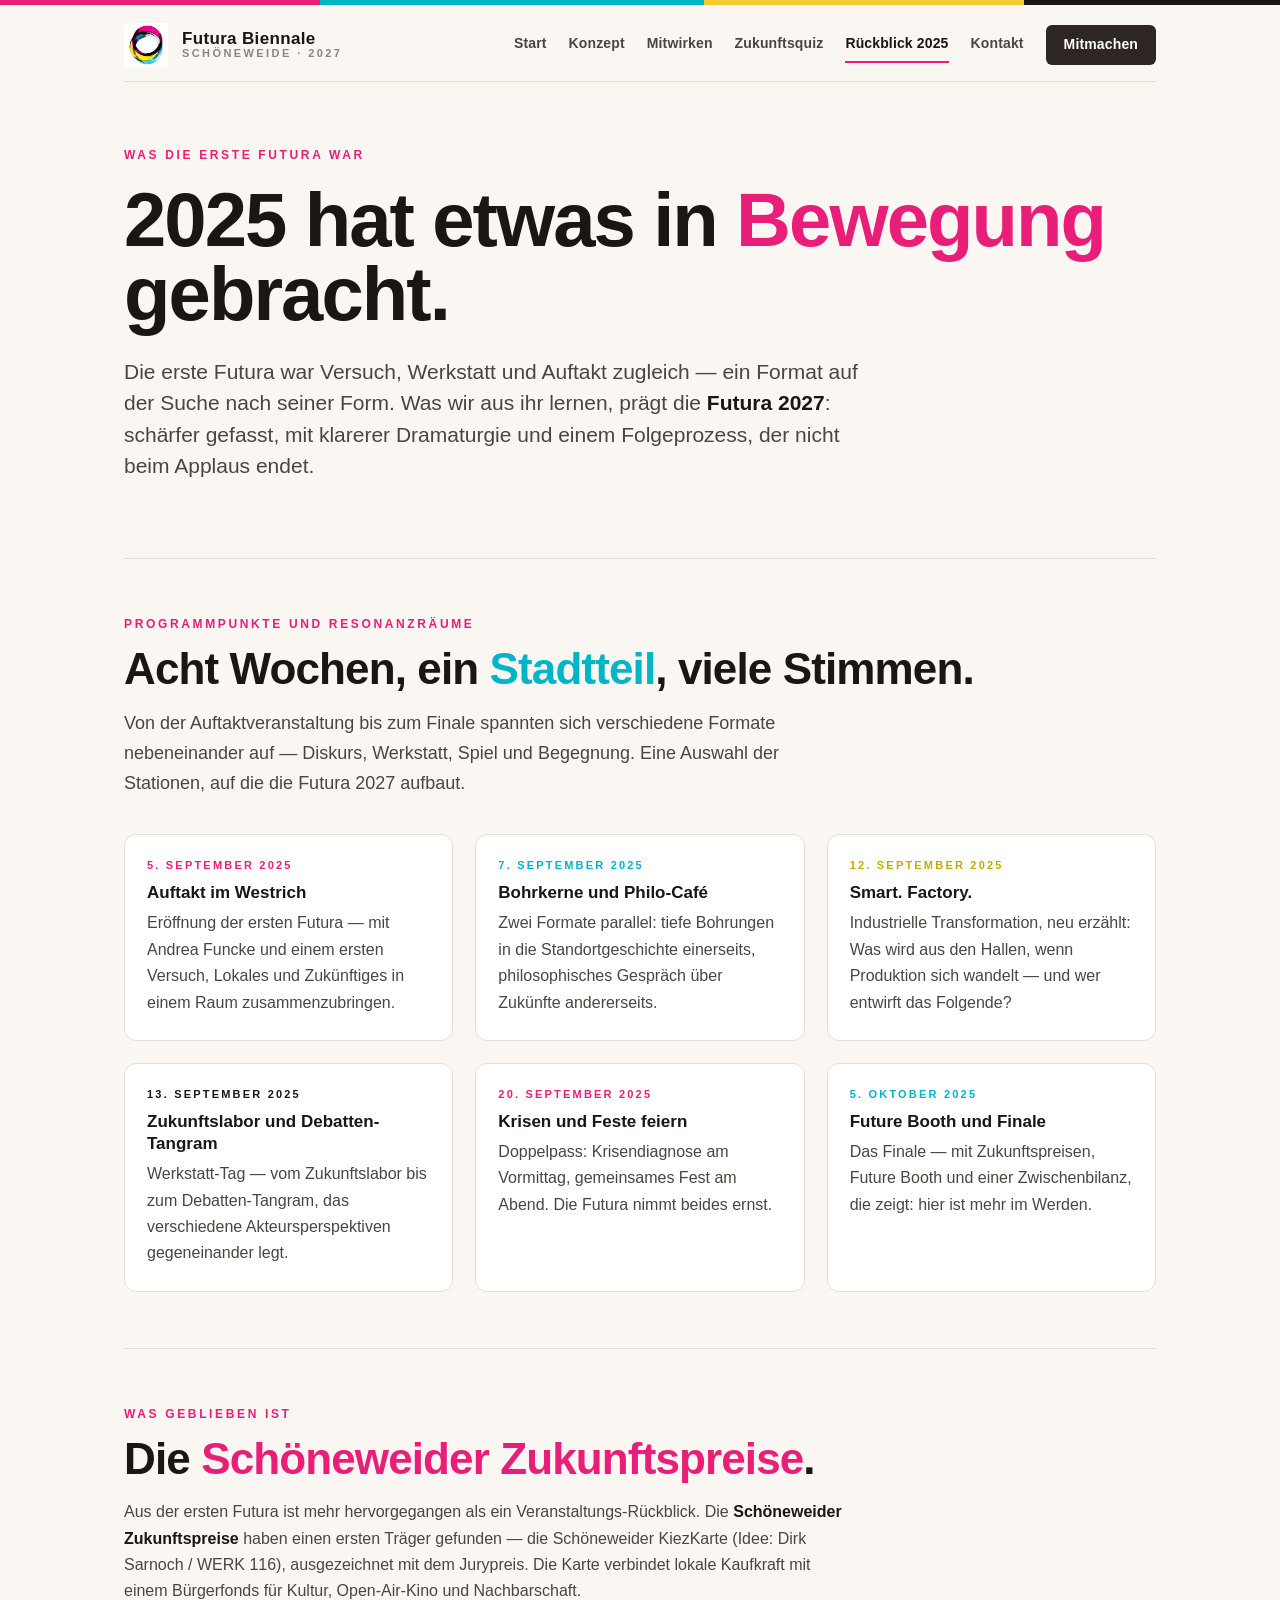
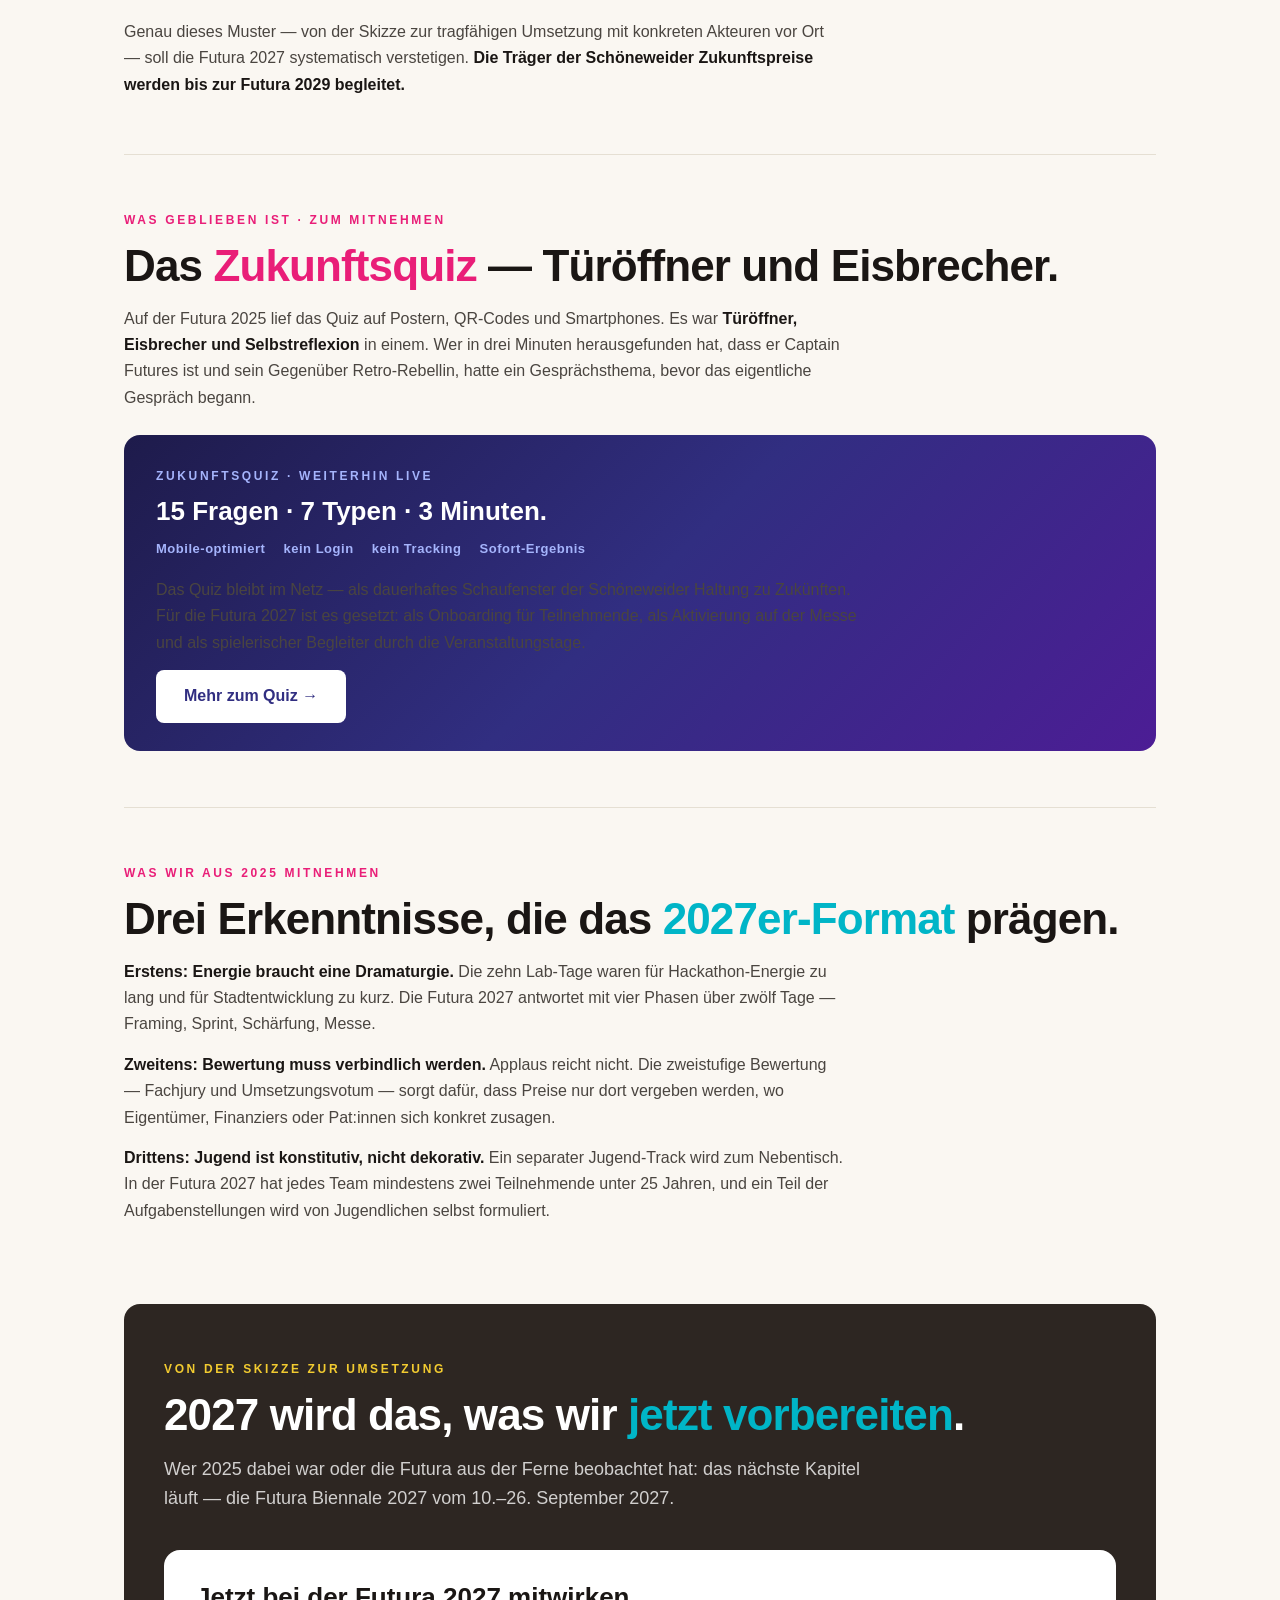
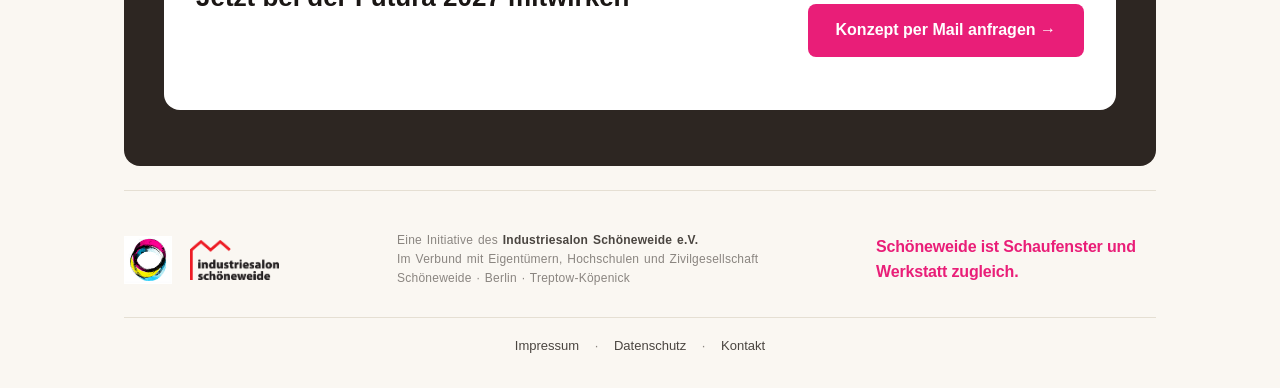
<file: rueckblick.html>
<!DOCTYPE html>
<html lang="de">
<head>
<meta charset="UTF-8">
<meta name="viewport" content="width=device-width, initial-scale=1.0">
<title>Rückblick 2025 — Futura Biennale 2027</title>
<meta name="description" content="Was die erste Futura 2025 in Bewegung gebracht hat — Auftakt, Future Booth, Zukunftslabor, Bohrkerne, Philo-Café, Finale.">
<link rel="stylesheet" href="styles.css">
</head>
<body>

<div class="holo"></div>

<div class="container">

  <header class="topbar">
    <a class="topbar-brand" href="index.html">
      <img class="logo-futura" src="futura_logo.png" alt="Futura Biennale Logo">
      <span class="wordmark">
        <span class="w1">Futura Biennale</span>
        <span class="w2">Schöneweide · 2027</span>
      </span>
    </a>
    <nav class="topnav">
      <a href="index.html">Start</a>
      <a href="konzept.html">Konzept</a>
      <a href="mitwirken.html">Mitwirken</a>
      <a href="zukunftsquiz.html">Zukunftsquiz</a>
      <a href="rueckblick.html" class="active">Rückblick 2025</a>
      <a href="kontakt.html">Kontakt</a>
      <a href="mitwirken.html" class="cta">Mitmachen</a>
    </nav>
  </header>

  <!-- HERO -->
  <section class="hero">
    <div class="eyebrow">Was die erste Futura war</div>
    <h1>2025 hat etwas in <span class="magenta">Bewegung</span><br>gebracht.</h1>
    <p class="sub">
      Die erste Futura war Versuch, Werkstatt und Auftakt zugleich — ein Format auf der
      Suche nach seiner Form. Was wir aus ihr lernen, prägt die <b>Futura 2027</b>: schärfer
      gefasst, mit klarerer Dramaturgie und einem Folgeprozess, der nicht beim Applaus endet.
    </p>
  </section>

  <!-- HIGHLIGHTS -->
  <section class="section" id="highlights">
    <div class="eyebrow">Programmpunkte und Resonanzräume</div>
    <h2>Acht Wochen, ein <span class="cyan">Stadtteil</span>, viele Stimmen.</h2>
    <p class="lede">
      Von der Auftaktveranstaltung bis zum Finale spannten sich verschiedene Formate
      nebeneinander auf — Diskurs, Werkstatt, Spiel und Begegnung. Eine Auswahl der Stationen,
      auf die die Futura 2027 aufbaut.
    </p>
    <div class="highlights">
      <div class="highlight">
        <div class="date">5. September 2025</div>
        <h4>Auftakt im Westrich</h4>
        <p>Eröffnung der ersten Futura — mit Andrea Funcke und einem ersten Versuch, Lokales und Zukünftiges in einem Raum zusammenzubringen.</p>
      </div>
      <div class="highlight">
        <div class="date">7. September 2025</div>
        <h4>Bohrkerne und Philo-Café</h4>
        <p>Zwei Formate parallel: tiefe Bohrungen in die Standortgeschichte einerseits, philosophisches Gespräch über Zukünfte andererseits.</p>
      </div>
      <div class="highlight">
        <div class="date">12. September 2025</div>
        <h4>Smart. Factory.</h4>
        <p>Industrielle Transformation, neu erzählt: Was wird aus den Hallen, wenn Produktion sich wandelt — und wer entwirft das Folgende?</p>
      </div>
      <div class="highlight">
        <div class="date">13. September 2025</div>
        <h4>Zukunftslabor und Debatten-Tangram</h4>
        <p>Werkstatt-Tag — vom Zukunftslabor bis zum Debatten-Tangram, das verschiedene Akteursperspektiven gegeneinander legt.</p>
      </div>
      <div class="highlight">
        <div class="date">20. September 2025</div>
        <h4>Krisen und Feste feiern</h4>
        <p>Doppelpass: Krisendiagnose am Vormittag, gemeinsames Fest am Abend. Die Futura nimmt beides ernst.</p>
      </div>
      <div class="highlight">
        <div class="date">5. Oktober 2025</div>
        <h4>Future Booth und Finale</h4>
        <p>Das Finale — mit Zukunftspreisen, Future Booth und einer Zwischenbilanz, die zeigt: hier ist mehr im Werden.</p>
      </div>
    </div>
  </section>

  <!-- SCHÖNEWEIDER ZUKUNFTSPREISE -->
  <section class="section" id="zukunftspreise">
    <div class="eyebrow">Was geblieben ist</div>
    <h2>Die <span class="magenta">Schöneweider Zukunftspreise</span>.</h2>
    <p>
      Aus der ersten Futura ist mehr hervorgegangen als ein Veranstaltungs-Rückblick. Die
      <b>Schöneweider Zukunftspreise</b> haben einen ersten Träger gefunden — die
      Schöneweider KiezKarte (Idee: Dirk Sarnoch / WERK 116), ausgezeichnet mit dem
      Jurypreis. Die Karte verbindet lokale Kaufkraft mit einem Bürgerfonds für Kultur,
      Open-Air-Kino und Nachbarschaft.
    </p>
    <p>
      Genau dieses Muster — von der Skizze zur tragfähigen Umsetzung mit konkreten Akteuren
      vor Ort — soll die Futura 2027 systematisch verstetigen. <b>Die Träger der
      Schöneweider Zukunftspreise werden bis zur Futura 2029 begleitet.</b>
    </p>
  </section>

  <!-- ZUKUNFTSQUIZ TEASER -->
  <section class="section" id="quiz">
    <div class="eyebrow">Was geblieben ist · zum Mitnehmen</div>
    <h2>Das <span class="magenta">Zukunftsquiz</span> — Türöffner und Eisbrecher.</h2>
    <p>
      Auf der Futura 2025 lief das Quiz auf Postern, QR-Codes und Smartphones. Es war
      <b>Türöffner, Eisbrecher und Selbstreflexion</b> in einem. Wer in drei Minuten
      herausgefunden hat, dass er Captain Futures ist und sein Gegenüber Retro-Rebellin,
      hatte ein Gesprächsthema, bevor das eigentliche Gespräch begann.
    </p>
    <div class="quiz-teaser">
      <div class="eyebrow-light">Zukunftsquiz · weiterhin live</div>
      <h3>15 Fragen · 7 Typen · 3 Minuten.</h3>
      <div class="quiz-meta">
        <span>Mobile-optimiert</span>
        <span>kein Login</span>
        <span>kein Tracking</span>
        <span>Sofort-Ergebnis</span>
      </div>
      <p>
        Das Quiz bleibt im Netz — als dauerhaftes Schaufenster der Schöneweider Haltung zu
        Zukünften. Für die Futura 2027 ist es gesetzt: als Onboarding für Teilnehmende, als
        Aktivierung auf der Messe und als spielerischer Begleiter durch die
        Veranstaltungstage.
      </p>
      <a class="quiz-btn" href="zukunftsquiz.html">Mehr zum Quiz →</a>
    </div>
  </section>

  <!-- WAS WIR GELERNT HABEN -->
  <section class="section" id="lessons">
    <div class="eyebrow">Was wir aus 2025 mitnehmen</div>
    <h2>Drei Erkenntnisse, die das <span class="cyan">2027er-Format</span> prägen.</h2>
    <p>
      <b>Erstens: Energie braucht eine Dramaturgie.</b> Die zehn Lab-Tage waren für
      Hackathon-Energie zu lang und für Stadtentwicklung zu kurz. Die Futura 2027 antwortet
      mit vier Phasen über zwölf Tage — Framing, Sprint, Schärfung, Messe.
    </p>
    <p>
      <b>Zweitens: Bewertung muss verbindlich werden.</b> Applaus reicht nicht. Die
      zweistufige Bewertung — Fachjury und Umsetzungsvotum — sorgt dafür, dass Preise nur
      dort vergeben werden, wo Eigentümer, Finanziers oder Pat:innen sich konkret zusagen.
    </p>
    <p>
      <b>Drittens: Jugend ist konstitutiv, nicht dekorativ.</b> Ein separater Jugend-Track
      wird zum Nebentisch. In der Futura 2027 hat jedes Team mindestens zwei Teilnehmende
      unter 25 Jahren, und ein Teil der Aufgabenstellungen wird von Jugendlichen selbst
      formuliert.
    </p>
  </section>

  <!-- CTA -->
  <section class="section cta-section" id="cta">
    <div class="eyebrow">Von der Skizze zur Umsetzung</div>
    <h2>2027 wird das, was wir <span style="color: var(--cyan);">jetzt vorbereiten</span>.</h2>
    <p class="lede">
      Wer 2025 dabei war oder die Futura aus der Ferne beobachtet hat: das nächste Kapitel
      läuft — die Futura Biennale 2027 vom 10.–26. September 2027.
    </p>
    <div class="cta-box">
      <div class="cta-box-text">
        <h3>Jetzt bei der Futura 2027 mitwirken</h3>
        <p>
          Ein Jahr Vorlauf, viele Stimmen — bring Deine Idee, Räume oder Zeit ein.
          Industriesalon Schöneweide, Reinbeckstraße 10, 12459 Berlin.
        </p>
      </div>
      <a class="cta-btn" href="mailto:k.burmeister@industriesalon.de?subject=Futura%20Biennale%202027%20Konzept%20Vorbereitungstreffen">Konzept per Mail anfragen →</a>
    </div>
  </section>

  <!-- FOOTER -->
  <footer>
    <div class="footer-row">
      <div class="footer-logos">
        <img class="logo-futura" src="futura_logo.png" alt="Futura Biennale">
        <img class="logo-is" src="industriesalon_logo.png" alt="Industriesalon Schöneweide">
      </div>
      <div class="footer-info">
        Eine Initiative des <b>Industriesalon Schöneweide e.V.</b><br>
        Im Verbund mit Eigentümern, Hochschulen und Zivilgesellschaft<br>
        Schöneweide · Berlin · Treptow-Köpenick
      </div>
      <div class="footer-slogan">Schöneweide ist Schaufenster und Werkstatt zugleich.</div>
    </div>
    <div class="footer-legal">
      <a href="impressum.html">Impressum</a> ·
      <a href="datenschutz.html">Datenschutz</a> ·
      <a href="kontakt.html">Kontakt</a>
    </div>
  </footer>

</div>

</body>
</html>
</file>
<file: styles.css>
/* Futura Biennale 2027 — Webauftritt v1
   Stilistische Grundlage: Schöneweider KiezKarte-Landingpage
   Farbpalette aus dem CMYK-Ring-Logo der Futura: Magenta, Cyan, Gelb, Tiefdunkel */

*,*::before,*::after { margin:0; padding:0; box-sizing:border-box; }

:root {
  --ink: #1A1614;
  --ink-box: #2D2622;
  --ink-soft: #4A4540;
  --ink-mute: #8A8580;
  --rule: #E5DFD3;
  --cream: #FAF7F2;
  --cream-deep: #F2EDE2;
  --magenta: #E91E78;
  --magenta-deep: #B91560;
  --cyan: #00B5C7;
  --yellow: #F2CB30;
  --maxw: 1080px;
}

html { scroll-behavior: smooth; }
body {
  font-family: -apple-system, BlinkMacSystemFont, "Segoe UI", "Helvetica Neue", Helvetica, Arial, sans-serif;
  color: var(--ink);
  background: var(--cream);
  line-height: 1.55;
  -webkit-font-smoothing: antialiased;
}

/* CMYK-Bar als visuelle Signatur — abgeleitet aus dem Futura-Logo */
.holo {
  height: 5px;
  background: linear-gradient(90deg,
    var(--magenta) 0%,
    var(--magenta) 25%,
    var(--cyan) 25%,
    var(--cyan) 55%,
    var(--yellow) 55%,
    var(--yellow) 80%,
    var(--ink) 80%,
    var(--ink) 100%);
  position: sticky;
  top: 0;
  z-index: 10;
}

.container {
  max-width: var(--maxw);
  margin: 0 auto;
  padding: 0 24px;
}

/* Topbar mit Logo und Navigation */
.topbar {
  padding: 18px 0 14px;
  border-bottom: 1px solid var(--rule);
  display: flex;
  align-items: center;
  justify-content: space-between;
  gap: 16px;
  flex-wrap: wrap;
}
.topbar-brand {
  display: flex;
  align-items: center;
  gap: 14px;
  text-decoration: none;
  color: var(--ink);
}
.topbar-brand img.logo-futura {
  height: 44px;
  width: auto;
}
.topbar-brand .wordmark {
  display: flex;
  flex-direction: column;
  line-height: 1.05;
}
.topbar-brand .wordmark .w1 {
  font-size: 17px;
  font-weight: 900;
  letter-spacing: 0.02em;
}
.topbar-brand .wordmark .w2 {
  font-size: 11px;
  letter-spacing: 0.22em;
  text-transform: uppercase;
  color: var(--ink-mute);
  font-weight: 700;
}

nav.topnav {
  display: flex;
  align-items: center;
  gap: 22px;
  flex-wrap: wrap;
}
nav.topnav a {
  font-size: 14px;
  font-weight: 700;
  color: var(--ink-soft);
  text-decoration: none;
  letter-spacing: 0.01em;
  padding: 6px 0;
  border-bottom: 2px solid transparent;
  transition: color 0.15s, border-color 0.15s;
}
nav.topnav a:hover { color: var(--magenta); }
nav.topnav a.active {
  color: var(--ink);
  border-bottom-color: var(--magenta);
}
nav.topnav a.cta {
  display: inline-block;
  padding: 9px 18px;
  background: var(--ink-box);
  color: #fff;
  border-radius: 6px;
  border-bottom: none;
  transition: background 0.15s;
}
nav.topnav a.cta:hover { background: var(--magenta); color: #fff; }

/* Eyebrow */
.eyebrow {
  font-size: 12px;
  text-transform: uppercase;
  letter-spacing: 0.22em;
  color: var(--magenta);
  font-weight: 800;
}

/* HERO */
.hero {
  padding: 64px 0 48px;
  position: relative;
}
.hero .eyebrow { margin-bottom: 18px; }
.hero h1 {
  font-size: clamp(36px, 8vw, 76px);
  line-height: 0.98;
  font-weight: 900;
  letter-spacing: -0.025em;
  margin-bottom: 24px;
}
.hero h1 .magenta { color: var(--magenta); }
.hero h1 .cyan { color: var(--cyan); }
.hero h1 .yellow { color: #C9A800; }
.hero .sub {
  font-size: clamp(16px, 2.4vw, 21px);
  color: var(--ink-soft);
  max-width: 760px;
  margin-bottom: 28px;
  line-height: 1.5;
}
.hero .sub b { color: var(--ink); font-weight: 700; }

.hero-meta {
  margin-top: 8px;
  font-size: 13px;
  color: var(--ink-mute);
  letter-spacing: 0.18em;
  text-transform: uppercase;
}
.hero-meta b { color: var(--magenta); font-weight: 800; }

.hero-logo-mark {
  width: clamp(160px, 22vw, 240px);
  height: auto;
  margin: 24px 0 0 -8px;
}

/* Section */
section.section {
  padding: 56px 0;
  border-top: 1px solid var(--rule);
}
section.section h2 {
  font-size: clamp(28px, 5vw, 44px);
  line-height: 1.0;
  font-weight: 900;
  letter-spacing: -0.02em;
  margin-bottom: 18px;
}
section.section h2 .magenta { color: var(--magenta); }
section.section h2 .cyan { color: var(--cyan); }
section.section .lede {
  font-size: clamp(15px, 2vw, 18px);
  color: var(--ink-soft);
  max-width: 720px;
  margin-bottom: 36px;
}
section.section .lede b { color: var(--ink); font-weight: 700; }
section.section .eyebrow { margin-bottom: 14px; }

section.section h3.subhead {
  font-size: clamp(20px, 2.6vw, 24px);
  font-weight: 800;
  line-height: 1.25;
  margin: 32px 0 12px;
  color: var(--ink);
}

section.section p {
  font-size: 16px;
  color: var(--ink-soft);
  line-height: 1.65;
  margin-bottom: 14px;
  max-width: 720px;
}
section.section p b { color: var(--ink); font-weight: 700; }
section.section p:last-child { margin-bottom: 0; }

/* Phasen-Box (4 Phasen Format) */
.phases {
  display: grid;
  grid-template-columns: 1fr;
  gap: 18px;
  margin-top: 24px;
}
@media (min-width: 760px) {
  .phases { grid-template-columns: 1fr 1fr; gap: 22px; }
}
.phase {
  background: #fff;
  border: 1px solid var(--rule);
  border-top: 4px solid var(--magenta);
  border-radius: 0 0 12px 12px;
  padding: 26px 26px 28px;
}
.phase:nth-child(2) { border-top-color: var(--cyan); }
.phase:nth-child(3) { border-top-color: var(--yellow); }
.phase:nth-child(4) { border-top-color: var(--ink); }

.phase .tag {
  font-size: 11px;
  font-weight: 800;
  letter-spacing: 0.22em;
  text-transform: uppercase;
  color: var(--ink-mute);
  margin-bottom: 10px;
}
.phase h4 {
  font-size: 21px;
  font-weight: 800;
  line-height: 1.2;
  margin-bottom: 6px;
}
.phase .duration {
  font-size: 13px;
  color: var(--magenta);
  font-weight: 700;
  margin-bottom: 14px;
  letter-spacing: 0.04em;
}
.phase p {
  font-size: 14.5px;
  color: var(--ink-soft);
  line-height: 1.55;
  margin: 0;
}
.phase p b { color: var(--ink); }

/* Stats */
.stats {
  background: #fff;
  border: 1px solid var(--rule);
  border-radius: 16px;
  padding: 32px;
  display: grid;
  grid-template-columns: 1fr;
  gap: 28px;
  margin-top: 18px;
}
@media (min-width: 720px) {
  .stats { grid-template-columns: repeat(3, 1fr); gap: 0; }
  .stats > div { padding: 0 24px; border-left: 1px solid var(--rule); }
  .stats > div:first-child { padding-left: 0; border-left: 0; }
}
.stat .num {
  font-size: clamp(36px, 6vw, 56px);
  font-weight: 900;
  color: var(--magenta);
  line-height: 1;
  letter-spacing: -0.02em;
  margin-bottom: 8px;
}
.stat .num.cyan { color: var(--cyan); }
.stat .num.yellow { color: #C9A800; }
.stat .cap {
  font-size: 14px;
  color: var(--ink-soft);
  line-height: 1.5;
}
.stat .cap b { color: var(--ink); font-weight: 700; }

/* Story-Box / Vision-Box */
.story {
  background: #fff;
  border: 1px solid var(--rule);
  border-radius: 16px;
  padding: 36px 32px 32px;
  position: relative;
  margin-top: 8px;
}
.story .tag {
  position: absolute;
  top: -14px;
  left: 28px;
  background: var(--magenta);
  color: #fff;
  font-size: 11px;
  font-weight: 800;
  letter-spacing: 0.22em;
  padding: 6px 12px;
  border-radius: 6px;
}
.story h3 {
  font-size: clamp(22px, 3vw, 28px);
  font-weight: 800;
  line-height: 1.18;
  margin: 6px 0 18px;
  color: var(--ink);
}
.story p {
  font-size: 16px;
  color: var(--ink-soft);
  line-height: 1.65;
  margin-bottom: 14px;
  max-width: none;
}
.story p:last-child { margin-bottom: 0; }
.story p b { color: var(--ink); font-weight: 700; }

/* Drei Werkstatt-Formate */
.formats {
  display: grid;
  grid-template-columns: 1fr;
  gap: 20px;
  margin-top: 20px;
}
@media (min-width: 760px) {
  .formats { grid-template-columns: repeat(3, 1fr); gap: 22px; }
}
.format {
  background: #fff;
  border: 1px solid var(--rule);
  border-left: 4px solid var(--magenta);
  border-radius: 0 12px 12px 0;
  padding: 24px 24px 26px;
}
.format:nth-child(2) { border-left-color: var(--cyan); }
.format:nth-child(3) { border-left-color: var(--yellow); }
.format h4 {
  font-size: 19px;
  font-weight: 800;
  line-height: 1.25;
  margin-bottom: 10px;
}
.format p {
  font-size: 14.5px;
  color: var(--ink-soft);
  line-height: 1.55;
  margin: 0;
}

/* Rollen — Aufruf an Akteure */
.roles {
  display: grid;
  grid-template-columns: 1fr;
  gap: 20px;
  margin-top: 20px;
}
@media (min-width: 760px) {
  .roles { grid-template-columns: 1fr 1fr; gap: 24px; }
}
.role {
  background: #fff;
  border: 1px solid var(--rule);
  border-top: 4px solid var(--magenta);
  border-radius: 0 0 12px 12px;
  padding: 26px 26px 28px;
}
.role:nth-child(2) { border-top-color: var(--cyan); }
.role:nth-child(3) { border-top-color: var(--yellow); }
.role:nth-child(4) { border-top-color: var(--ink); }

.role .tag {
  font-size: 11px;
  font-weight: 800;
  letter-spacing: 0.22em;
  text-transform: uppercase;
  color: var(--ink-mute);
  margin-bottom: 10px;
}
.role h4 {
  font-size: 22px;
  font-weight: 800;
  line-height: 1.2;
  margin-bottom: 12px;
}
.role .ask {
  font-size: 15px;
  color: var(--ink-soft);
  line-height: 1.55;
  margin-bottom: 18px;
}
.role .ask b { color: var(--ink); font-weight: 700; }
.role ul { list-style: none; }
.role ul li {
  font-size: 14px;
  line-height: 1.5;
  color: var(--ink-soft);
  padding-left: 18px;
  position: relative;
  margin-bottom: 6px;
}
.role ul li::before {
  content: "›";
  position: absolute;
  left: 0;
  top: 0;
  color: var(--magenta);
  font-weight: 800;
}

/* CTA Section */
section.section.cta-section {
  background: var(--ink-box);
  color: #fff;
  border-top: none;
  padding: 56px 40px;
  border-radius: 16px;
  margin-top: 24px;
}
@media (max-width: 720px) {
  section.section.cta-section { padding: 44px 24px; }
}
section.section.cta-section h2 { color: #fff; }
section.section.cta-section p { color: rgba(255,255,255,0.78); }
section.section.cta-section p b { color: #fff; }
section.section.cta-section .lede { color: rgba(255,255,255,0.78); }
section.section.cta-section .lede b { color: #fff; }
section.section.cta-section .eyebrow { color: var(--yellow); }

.cta-box {
  background: #fff;
  color: var(--ink);
  border-radius: 16px;
  padding: 32px;
  margin-top: 24px;
  display: flex;
  flex-direction: column;
  gap: 24px;
}
@media (min-width: 720px) {
  .cta-box { flex-direction: row; align-items: center; }
}
.cta-box-text { flex: 1; }
.cta-box h3 {
  font-size: clamp(20px, 3vw, 26px);
  font-weight: 800;
  line-height: 1.2;
  margin-bottom: 12px;
  color: var(--ink);
}
.cta-box p {
  font-size: 15px;
  color: var(--ink-soft);
  line-height: 1.55;
  margin-bottom: 12px;
  max-width: none;
}
.cta-box p b { color: var(--ink); }
.cta-btn {
  display: inline-block;
  padding: 14px 28px;
  background: var(--magenta);
  color: #fff;
  text-decoration: none;
  border-radius: 8px;
  font-size: 16px;
  font-weight: 800;
  transition: background 0.15s, transform 0.15s;
  white-space: nowrap;
}
.cta-btn:hover { background: var(--magenta-deep); transform: translateY(-1px); }
.cta-btn:active { transform: translateY(0); }

/* Drei Fragen */
.questions {
  display: grid;
  grid-template-columns: 1fr;
  gap: 16px;
  margin-top: 18px;
}
@media (min-width: 760px) {
  .questions { grid-template-columns: repeat(3, 1fr); gap: 22px; }
}
.qcard {
  background: #fff;
  border: 1px solid var(--rule);
  border-radius: 12px;
  padding: 24px 22px;
}
.qcard .qnum {
  font-size: 12px;
  font-weight: 800;
  text-transform: uppercase;
  letter-spacing: 0.22em;
  color: var(--magenta);
  margin-bottom: 8px;
}
.qcard:nth-child(2) .qnum { color: var(--cyan); }
.qcard:nth-child(3) .qnum { color: #C9A800; }
.qcard h4 {
  font-size: 16.5px;
  font-weight: 800;
  line-height: 1.35;
  color: var(--ink);
}

/* Kontakt */
.contacts {
  display: grid;
  grid-template-columns: 1fr;
  gap: 24px;
  margin-top: 18px;
}
@media (min-width: 720px) {
  .contacts { grid-template-columns: 1fr 1fr; gap: 32px; }
}
.contact {
  background: #fff;
  border: 1px solid var(--rule);
  border-radius: 12px;
  padding: 28px;
}
.contact .role-tag {
  font-size: 12px;
  text-transform: uppercase;
  letter-spacing: 0.22em;
  color: var(--ink-mute);
  font-weight: 700;
  margin-bottom: 8px;
}
.contact h4 {
  font-size: 22px;
  font-weight: 800;
  line-height: 1.2;
  margin-bottom: 6px;
}
.contact .org {
  font-size: 15px;
  color: var(--ink-soft);
  margin-bottom: 14px;
}
.contact a {
  display: block;
  font-size: 14px;
  color: var(--ink);
  text-decoration: none;
  padding: 4px 0;
}
.contact a:hover { color: var(--magenta); text-decoration: underline; }

/* Rückblick — Highlights / Galerie */
.highlights {
  display: grid;
  grid-template-columns: 1fr;
  gap: 18px;
  margin-top: 24px;
}
@media (min-width: 760px) {
  .highlights { grid-template-columns: repeat(3, 1fr); gap: 22px; }
}
.highlight {
  background: #fff;
  border: 1px solid var(--rule);
  border-radius: 12px;
  padding: 22px 22px 24px;
}
.highlight .date {
  font-size: 11px;
  font-weight: 800;
  letter-spacing: 0.2em;
  text-transform: uppercase;
  color: var(--magenta);
  margin-bottom: 8px;
}
.highlight:nth-child(2) .date { color: var(--cyan); }
.highlight:nth-child(3) .date { color: #C9A800; }
.highlight:nth-child(4) .date { color: var(--ink); }
.highlight:nth-child(5) .date { color: var(--magenta); }
.highlight:nth-child(6) .date { color: var(--cyan); }
.highlight h4 {
  font-size: 17px;
  font-weight: 800;
  line-height: 1.3;
  margin-bottom: 6px;
}
.highlight p {
  font-size: 14px;
  color: var(--ink-soft);
  line-height: 1.55;
  margin: 0;
}

/* Footer */
footer {
  border-top: 1px solid var(--rule);
  padding: 40px 0 32px;
  margin-top: 24px;
}
.footer-row {
  display: flex;
  flex-direction: column;
  gap: 24px;
  align-items: center;
  text-align: center;
}
@media (min-width: 720px) {
  .footer-row { flex-direction: row; justify-content: space-between; text-align: left; }
}
.footer-logos {
  display: flex;
  align-items: center;
  gap: 18px;
}
.footer-logos img.logo-futura { height: 48px; }
.footer-logos img.logo-is { height: 40px; }
.footer-info {
  font-size: 12px;
  color: var(--ink-mute);
  letter-spacing: 0.02em;
  word-spacing: 0.1em;
  line-height: 1.6;
}
.footer-info b { color: var(--ink-soft); font-weight: 700; }
.footer-slogan {
  color: var(--magenta);
  font-size: 16px;
  font-weight: 800;
  letter-spacing: -0.01em;
  max-width: 280px;
}
.footer-legal {
  border-top: 1px solid var(--rule);
  margin-top: 28px;
  padding-top: 18px;
  text-align: center;
  font-size: 13px;
  color: var(--ink-mute);
}
.footer-legal a {
  color: var(--ink-soft);
  text-decoration: none;
  margin: 0 12px;
}
.footer-legal a:hover { color: var(--magenta); text-decoration: underline; }

/* Quiz-Hinweis — schmaler Inline-Verweis für die Startseite */
.quiz-hint {
  display: flex;
  align-items: center;
  gap: 14px;
  flex-wrap: wrap;
  background: #fff;
  border: 1px solid var(--rule);
  border-left: 3px solid #6366f1;
  border-radius: 0 10px 10px 0;
  padding: 14px 18px;
  margin-top: 24px;
  font-size: 14.5px;
  color: var(--ink-soft);
  line-height: 1.5;
}
.quiz-hint .qh-emoji {
  font-size: 22px;
  flex-shrink: 0;
}
.quiz-hint .qh-text { flex: 1; min-width: 200px; }
.quiz-hint .qh-text b { color: var(--ink); font-weight: 700; }
.quiz-hint a {
  color: #4338ca;
  text-decoration: none;
  font-weight: 700;
  white-space: nowrap;
}
.quiz-hint a:hover { text-decoration: underline; }

/* Zukunftsquiz — Typen-Galerie */
.types {
  display: grid;
  grid-template-columns: 1fr;
  gap: 18px;
  margin-top: 24px;
}
@media (min-width: 600px) {
  .types { grid-template-columns: 1fr 1fr; }
}
@media (min-width: 960px) {
  .types { grid-template-columns: repeat(3, 1fr); }
}
.type {
  background: #fff;
  border: 1px solid var(--rule);
  border-top: 4px solid var(--magenta);
  border-radius: 0 0 12px 12px;
  padding: 24px 22px 26px;
  display: flex;
  flex-direction: column;
}
.type:nth-child(2) { border-top-color: var(--cyan); }
.type:nth-child(3) { border-top-color: var(--yellow); }
.type:nth-child(4) { border-top-color: #6366f1; }
.type:nth-child(5) { border-top-color: var(--magenta); }
.type:nth-child(6) { border-top-color: var(--cyan); }
.type:nth-child(7) { border-top-color: var(--yellow); }
.type .emoji {
  font-size: 36px;
  line-height: 1;
  margin-bottom: 12px;
}
.type h4 {
  font-size: 20px;
  font-weight: 800;
  line-height: 1.2;
  margin-bottom: 4px;
  color: var(--ink);
}
.type .subtitle {
  font-size: 13px;
  color: var(--ink-mute);
  font-weight: 700;
  letter-spacing: 0.04em;
  margin-bottom: 12px;
}
.type p {
  font-size: 14px;
  color: var(--ink-soft);
  line-height: 1.55;
  margin-bottom: 14px;
}
.type .traits {
  display: flex;
  flex-wrap: wrap;
  gap: 6px;
  margin-top: auto;
}
.type .trait {
  font-size: 11.5px;
  padding: 4px 10px;
  border-radius: 999px;
  background: var(--cream-deep);
  color: var(--ink-soft);
  font-weight: 700;
  letter-spacing: 0.02em;
}

/* Quiz CTA mit QR-Code */
.quiz-cta {
  background: linear-gradient(135deg, #1e1b4b 0%, #312e81 50%, #4c1d95 100%);
  color: #fff;
  border-radius: 16px;
  padding: 40px 32px;
  margin-top: 32px;
  display: flex;
  flex-direction: column;
  gap: 28px;
  align-items: center;
  text-align: center;
}
@media (min-width: 720px) {
  .quiz-cta { flex-direction: row; text-align: left; align-items: center; }
}
.quiz-cta .qr-block {
  flex-shrink: 0;
  background: #fff;
  padding: 12px;
  border-radius: 12px;
}
.quiz-cta .qr-block img {
  width: 140px;
  height: 140px;
  display: block;
}
.quiz-cta-text { flex: 1; }
.quiz-cta .eyebrow-light {
  font-size: 12px;
  text-transform: uppercase;
  letter-spacing: 0.22em;
  color: #a5b4fc;
  font-weight: 800;
  margin-bottom: 12px;
}
.quiz-cta h3 {
  font-size: clamp(22px, 3vw, 28px);
  font-weight: 800;
  line-height: 1.2;
  margin-bottom: 12px;
  color: #fff;
}
.quiz-cta p {
  font-size: 15px;
  line-height: 1.55;
  color: #c7d2fe;
  margin-bottom: 16px;
  max-width: none;
}
.quiz-cta p b { color: #fff; }
.quiz-btn {
  display: inline-block;
  padding: 14px 28px;
  background: #fff;
  color: #312e81;
  text-decoration: none;
  border-radius: 8px;
  font-size: 16px;
  font-weight: 800;
  transition: transform 0.15s, box-shadow 0.15s;
}
.quiz-btn:hover { transform: translateY(-1px); box-shadow: 0 8px 20px rgba(0,0,0,0.25); }

/* Quiz-Teaser-Box — kleinere Variante für Index/Rückblick */
.quiz-teaser {
  background: linear-gradient(135deg, #1e1b4b 0%, #312e81 50%, #4c1d95 100%);
  color: #fff;
  border-radius: 16px;
  padding: 32px 32px 28px;
  margin-top: 24px;
}
.quiz-teaser .eyebrow-light {
  font-size: 12px;
  text-transform: uppercase;
  letter-spacing: 0.22em;
  color: #a5b4fc;
  font-weight: 800;
  margin-bottom: 10px;
}
.quiz-teaser h3 {
  font-size: clamp(20px, 3vw, 26px);
  font-weight: 800;
  line-height: 1.2;
  margin-bottom: 12px;
  color: #fff;
}
.quiz-teaser p {
  font-size: 15px;
  line-height: 1.55;
  color: #c7d2fe;
  margin-bottom: 18px;
  max-width: 640px;
}
.quiz-teaser p b { color: #fff; }
.quiz-teaser .quiz-meta {
  display: flex;
  flex-wrap: wrap;
  gap: 18px;
  margin-bottom: 18px;
}
.quiz-teaser .quiz-meta span {
  font-size: 13px;
  color: #a5b4fc;
  font-weight: 700;
  letter-spacing: 0.04em;
}

/* Legal-Pages */
.legal {
  padding: 56px 0;
}
.legal h1 {
  font-size: clamp(28px, 4vw, 36px);
  font-weight: 900;
  margin-bottom: 24px;
  letter-spacing: -0.02em;
}
.legal h2 {
  font-size: 18px;
  font-weight: 800;
  margin: 28px 0 10px;
}
.legal p, .legal li {
  font-size: 15px;
  color: var(--ink-soft);
  line-height: 1.65;
  margin-bottom: 12px;
  max-width: 720px;
}
.legal a { color: var(--magenta); text-decoration: none; }
.legal a:hover { text-decoration: underline; }
</file>
